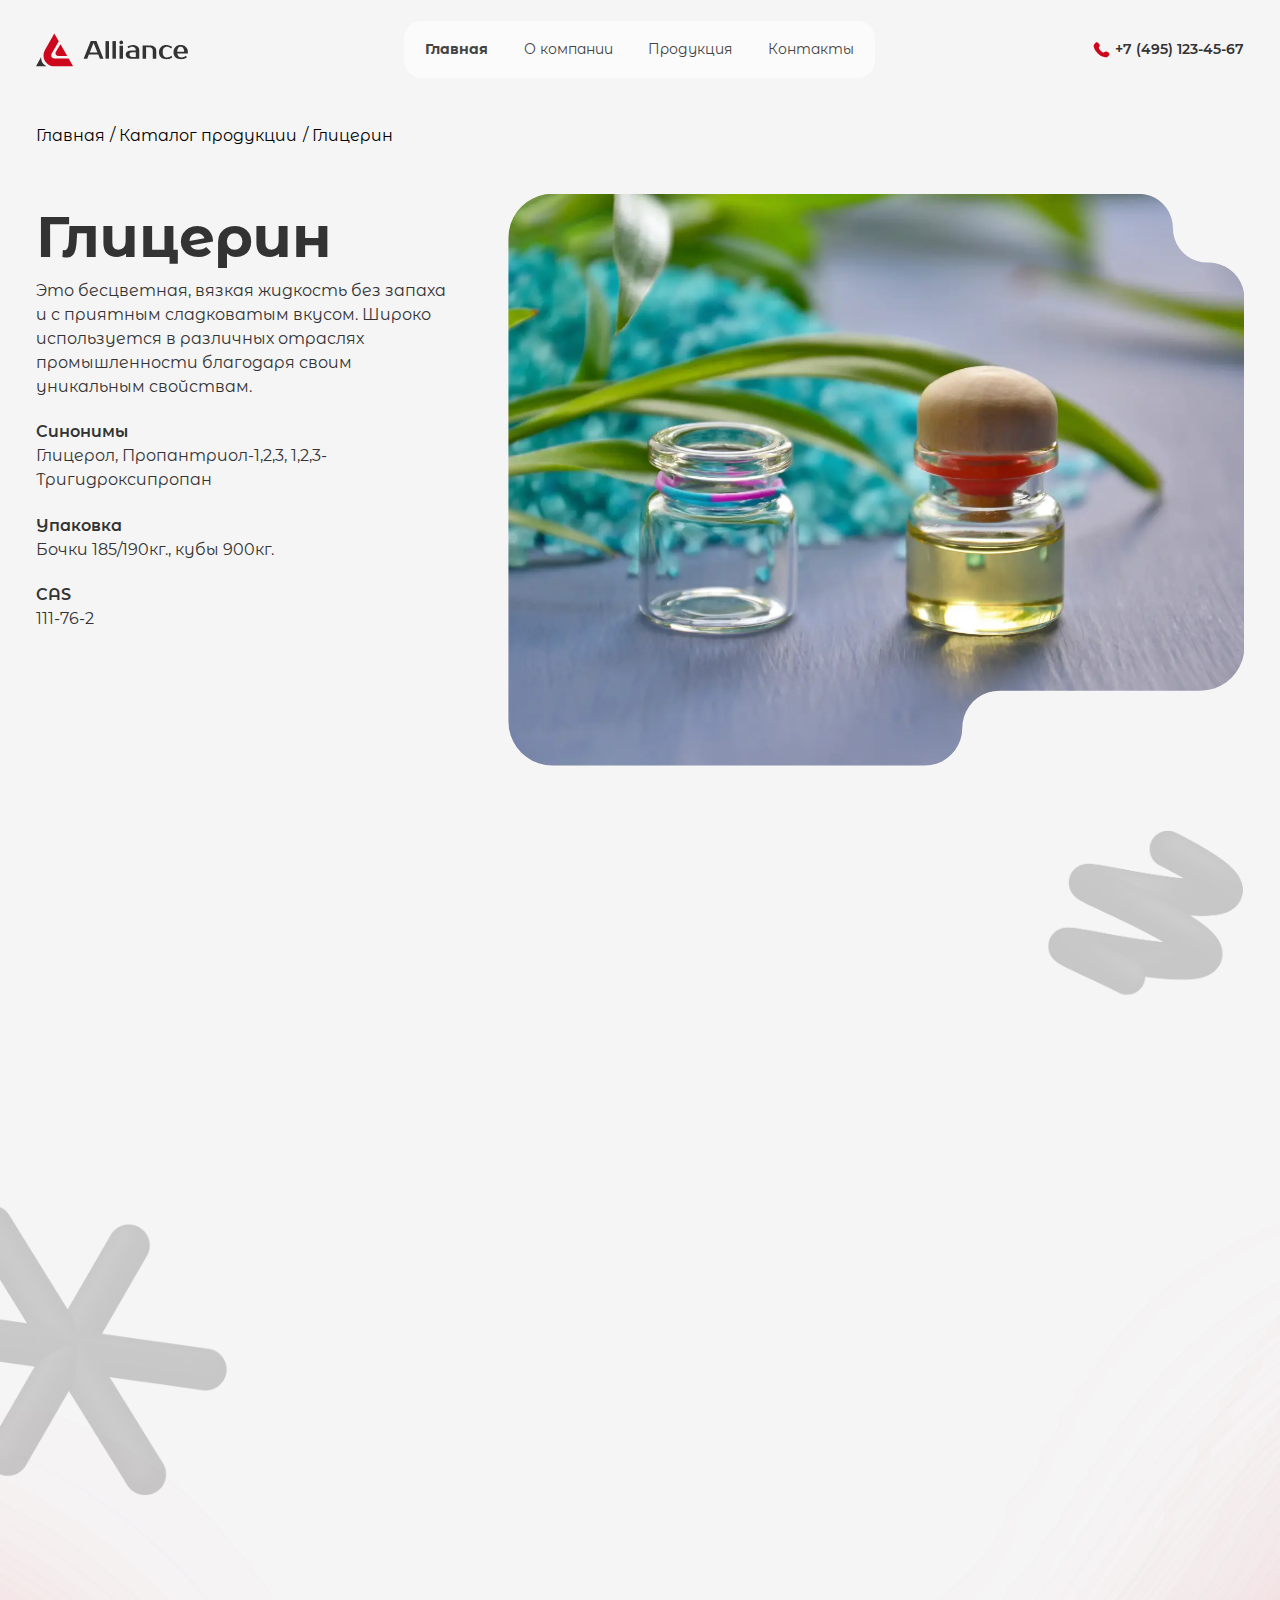
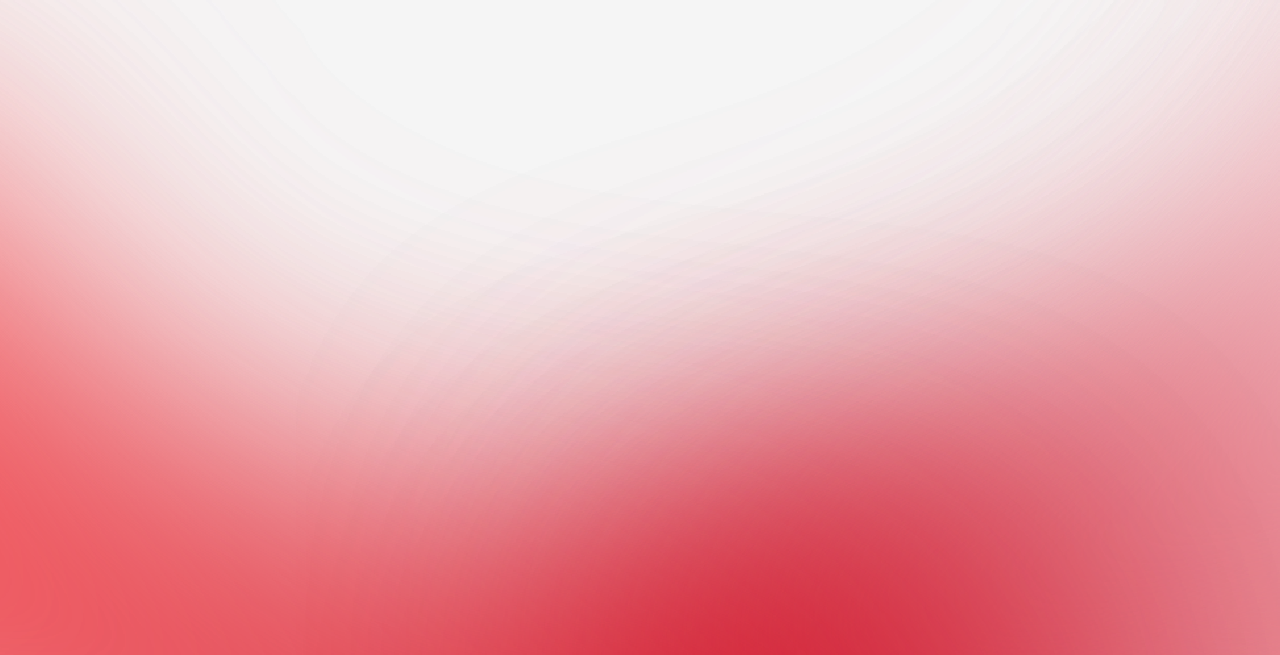
<file: catalog-item.html>
<!DOCTYPE html>
<html lang="ru">

<head>
    <meta charset="UTF-8">
    <meta name="viewport" content="width=device-width, initial-scale=1.0">
    <meta name="description" content="">
    <meta name="keywords" content="">
    <meta name="color-scheme" content="light only">
    <link rel="stylesheet" href="css/swiper-bundle.min.css">
    <link rel="stylesheet" href="css/style.min.css">
    <link rel="icon" href="img/favicon.svg" type="image/svg+xml">
    <title>Карточка</title>
</head>

<body class="m-page">
    <div class="wrapper">
        <header class="header">
            <div class="container">
                <div class="header__inner _flex-between">
                    <a href="" class="header__logo">
                        <img src="img/logo.svg" alt="">
                    </a>

                    <div class="menu">
                        <div class="menu__scroll">
                            <nav class="nav">
                                <ul>
                                    <li><a href="" class="_active">Главная</a></li>
                                    <li><a href="">О компании</a></li>
                                    <li><a href="">Продукция</a></li>
                                    <li><a href="">Контакты</a></li>
                                </ul>
                            </nav>
                            <a href="tel:+74951234567" class="header__phone2 phone-link _flex">
                                <img src="img/phone.svg" alt="">
                                <span class="text16 text14-mob">+7 (495) 123-45-67</span>
                            </a>
                        </div>
                    </div>

                    <a href="tel:+74951234567" class="header__phone phone-link _flex">
                        <img src="img/phone.svg" alt="">
                        <span class="text16 text14-mob">+7 (495) 123-45-67</span>
                    </a>
                    <button class="burger">
                        <img src="img/burger.svg" alt="" class="_view1">
                        <img src="img/burger2.svg" alt="" class="_view2">
                    </button>
                </div>
            </div>

        </header>
        <main class="content">

            <div class="catalog-item anim-newSing anim-newSing--transform">
                <div class="container">
                    <div class="breadcrumbs">
                        <ul>
                            <li><a href="">Главная</a></li>
                            <li><a>Каталог продукции</a></li>
                            <li><a>Глицерин</a></li>
                        </ul>
                    </div>

                    <div class="catalog-item__grid">
                        <div class="catalog-item__col">
                            <div class="h2 anim-newSing anim-newSing--transform">
                                Глицерин
                            </div>
                            <div class="catalog-item__desc anim-newSing anim-newSing--transform">
                                <div class="text18 text16-tablet text14-mob">
                                    Это бесцветная, вязкая жидкость без запаха и с приятным сладковатым вкусом. Широко используется в различных отраслях промышленности благодаря своим уникальным свойствам.
                                </div>
                            </div>
                            <div class="catalog-item__props anim-newSing anim-newSing--transform">
                                <div class="catalog-item__prop">
                                    <div class="text18 text14-mob semi-bold-text">
                                        Синонимы
                                    </div>
                                    <div class="text18 text14-mob">
                                        Глицерол, Пропантриол-1,2,3, 1,2,3-Тригидроксипропан
                                    </div>
                                </div>
                                <div class="catalog-item__prop">
                                    <div class="text18 text14-mob semi-bold-text">
                                        Упаковка
                                    </div>
                                    <div class="text18 text14-mob">
                                        Бочки 185/190кг., кубы 900кг.
                                    </div>
                                </div>
                                <div class="catalog-item__prop">
                                    <div class="text18 text14-mob semi-bold-text">
                                        CAS
                                    </div>
                                    <div class="text18 text14-mob">
                                        111-76-2
                                    </div>
                                </div>
                            </div>
                        </div>
                        <div class="catalog-item__col2">
                            <div class="catalog-item__img anim-newSing anim-newSing--transform">
                                <img src="img/catalog-item.webp" alt="">
                            </div>
                        </div>
                    </div>
                </div>
            </div>

            <div class="feedback anim-newSing anim-newSing--transform">
                <div class="container">
                    <div class="feedback__inner">
                        <div class="feedback__title h3 font3 text-center anim-newSing anim-newSing--transform">
                            Готовы обсудить сотрудничество? Оставьте контакты или свяжитесь
                            с нами удобным способом
                        </div>
                        <form action="" class="feedback-form anim-newSing anim-newSing--transform">
                            <div class="feedback-form__fields">
                                <div class="fg">
                                    <label>Имя</label>
                                    <input type="text" placeholder="Введите имя">
                                </div>
                                <div class="fg">
                                    <label>Телефон</label>
                                    <input type="tel" placeholder="+7 (XXX) XXX-XX-XX">
                                </div>
                                <div class="fg">
                                    <label>Напишите коротко, что вас интересует?</label>
                                    <textarea></textarea>
                                </div>
                            </div>
                            <button class="feedback-form__btn m-btn m-btn-red">
                                <span>Отправить</span>
                            </button>
                        </form>
                        <div class="feedback__hint _mt24 text-center anim-newSing anim-newSing--transform">
                            <div class="text24 text20-laptop text16-mob lh120 bold-text">
                                Менеджер перезвонит через 10 минут
                            </div>
                        </div>
                    </div>
                </div>


                <img src="img/feedback-bg.webp" alt="" class="feedback__bg">
                <img src="img/feedback-bg2.webp" alt="" class="feedback__bg2">
            </div>

        </main>
        <footer class="footer">
            <div class="container">
                <div class="footer__inner anim-newSing anim-newSing--transform">
                    <div class="footer__top">
                        <div class="footer__top-col">
                            <a href="" class="footer__logo">
                                <img src="img/logo.svg" alt="">
                            </a>
                            <div class="footer__time">
                                <div class="text16 text12-mob">
                                    Понедельник - Пятница: 09:00 - 18:00 <br>
                        Суббота: 10:00 - 14:00 <br>
                        Воскресенье: выходной
                                </div>
                            </div>
                        </div>
                        <div class="footer__top-col2">
                            <div class="footer-nav">
                                <ul>
                                    <li><a href="">Главная</a></li>
                                    <li><a href="">О компании</a></li>
                                    <li><a href="">Продукция</a></li>
                                    <li><a href="">Контакты</a></li>
                                </ul>
                            </div>
                        </div>
                    </div>
                    <div class="footer__bottom">
                        <div class="footer__bottom-col">
                            <div class="footer__c">
                                <div class="text16 text12-mob">
                                    © 2024 Аlliance. Все права защищены.
                                </div>
                            </div>
                        </div>
                        <div class="footer__bottom-col2">
                            <div class="footer-contacts _flex">
                                <a href="tel:+74951234567" class="footer-contacts__phone phone-link _flex">
                                    <img src="img/phone.svg" alt="">
                                    <span class="text16 text14-mob">+7 (495) 123-45-67</span>
                                </a>
                                <button class="footer-contacts__btn m-btn m-btn-red">
                                    <span>Связаться</span>
                                </button>
                            </div>
                        </div>
                    </div>
                </div>
            </div>

        </footer>
    </div>

    <script src="js/jquery.min.js"></script>
    <script src="js/jquery.maskedinput.min.js"></script>
    <script src="js/swiper-bundle.min.js"></script>
    <script src="js/main.min.js"></script>


</body>

</html>
</file>
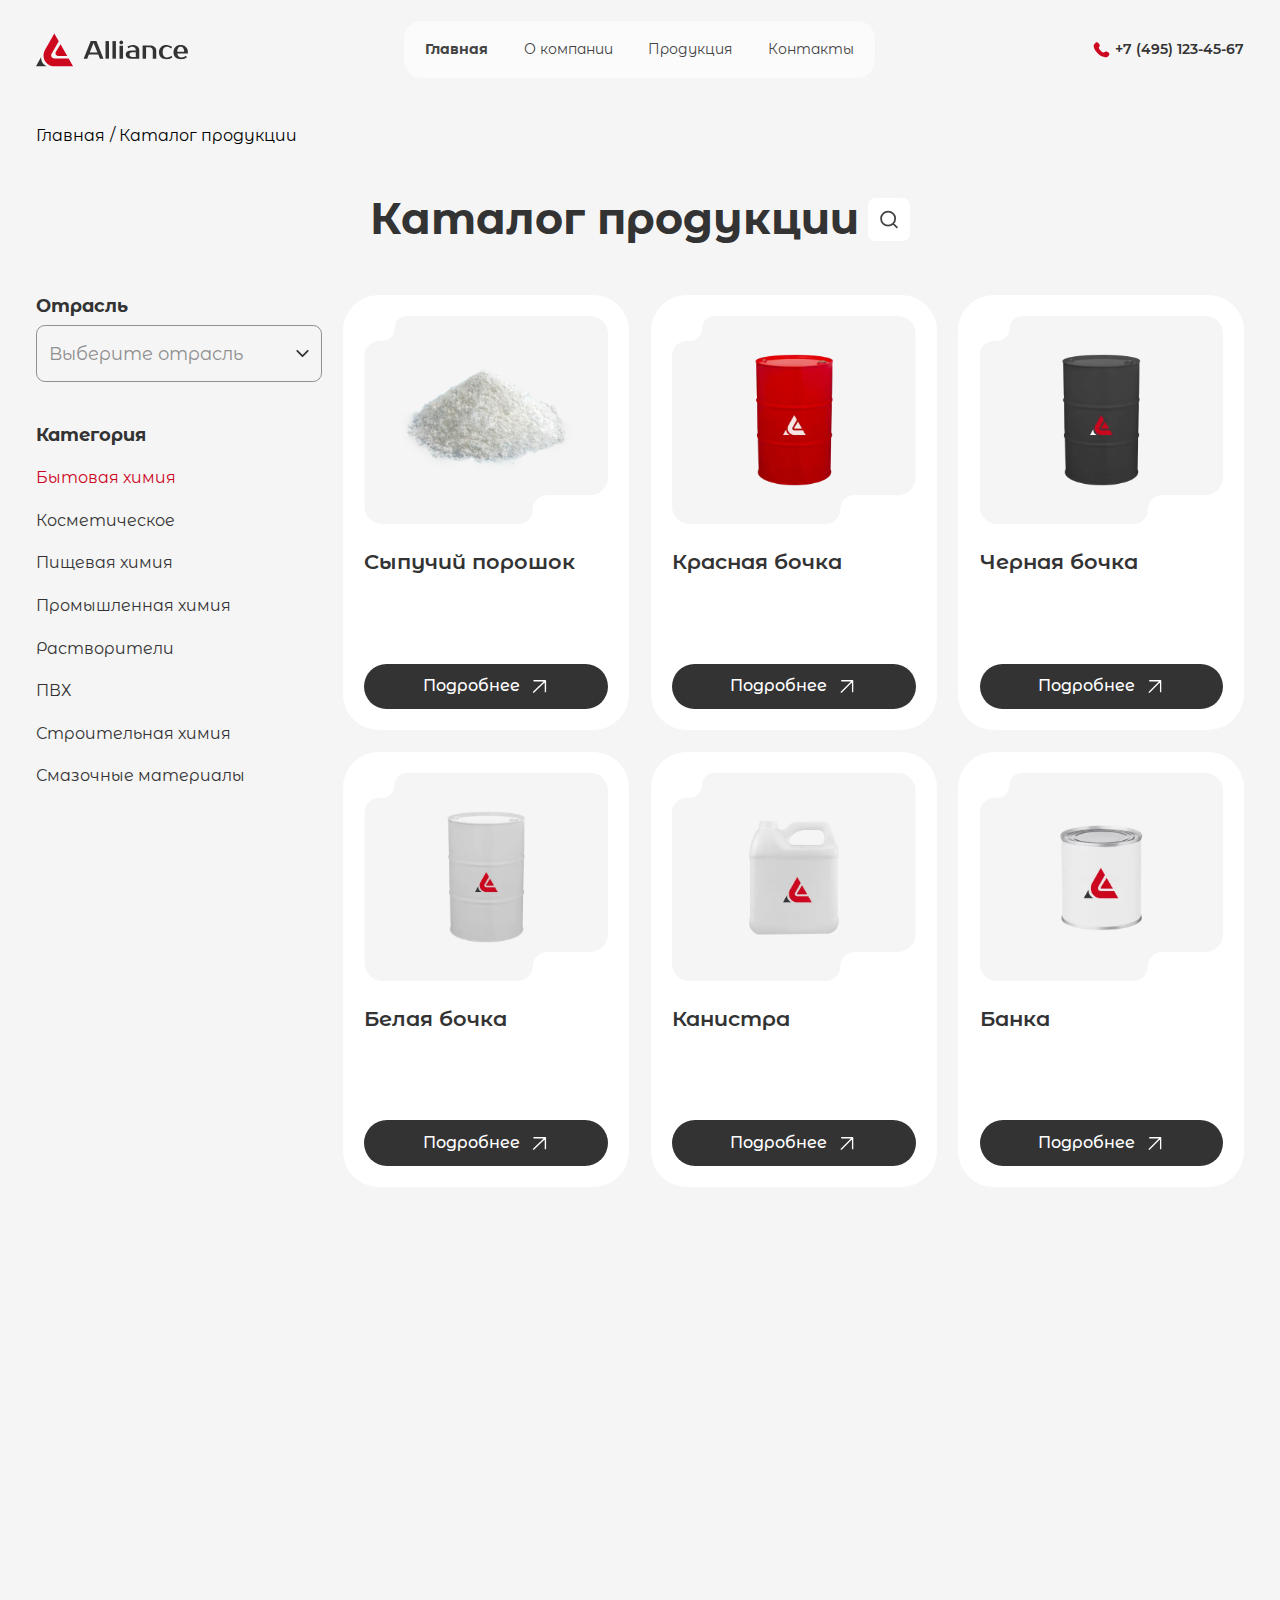
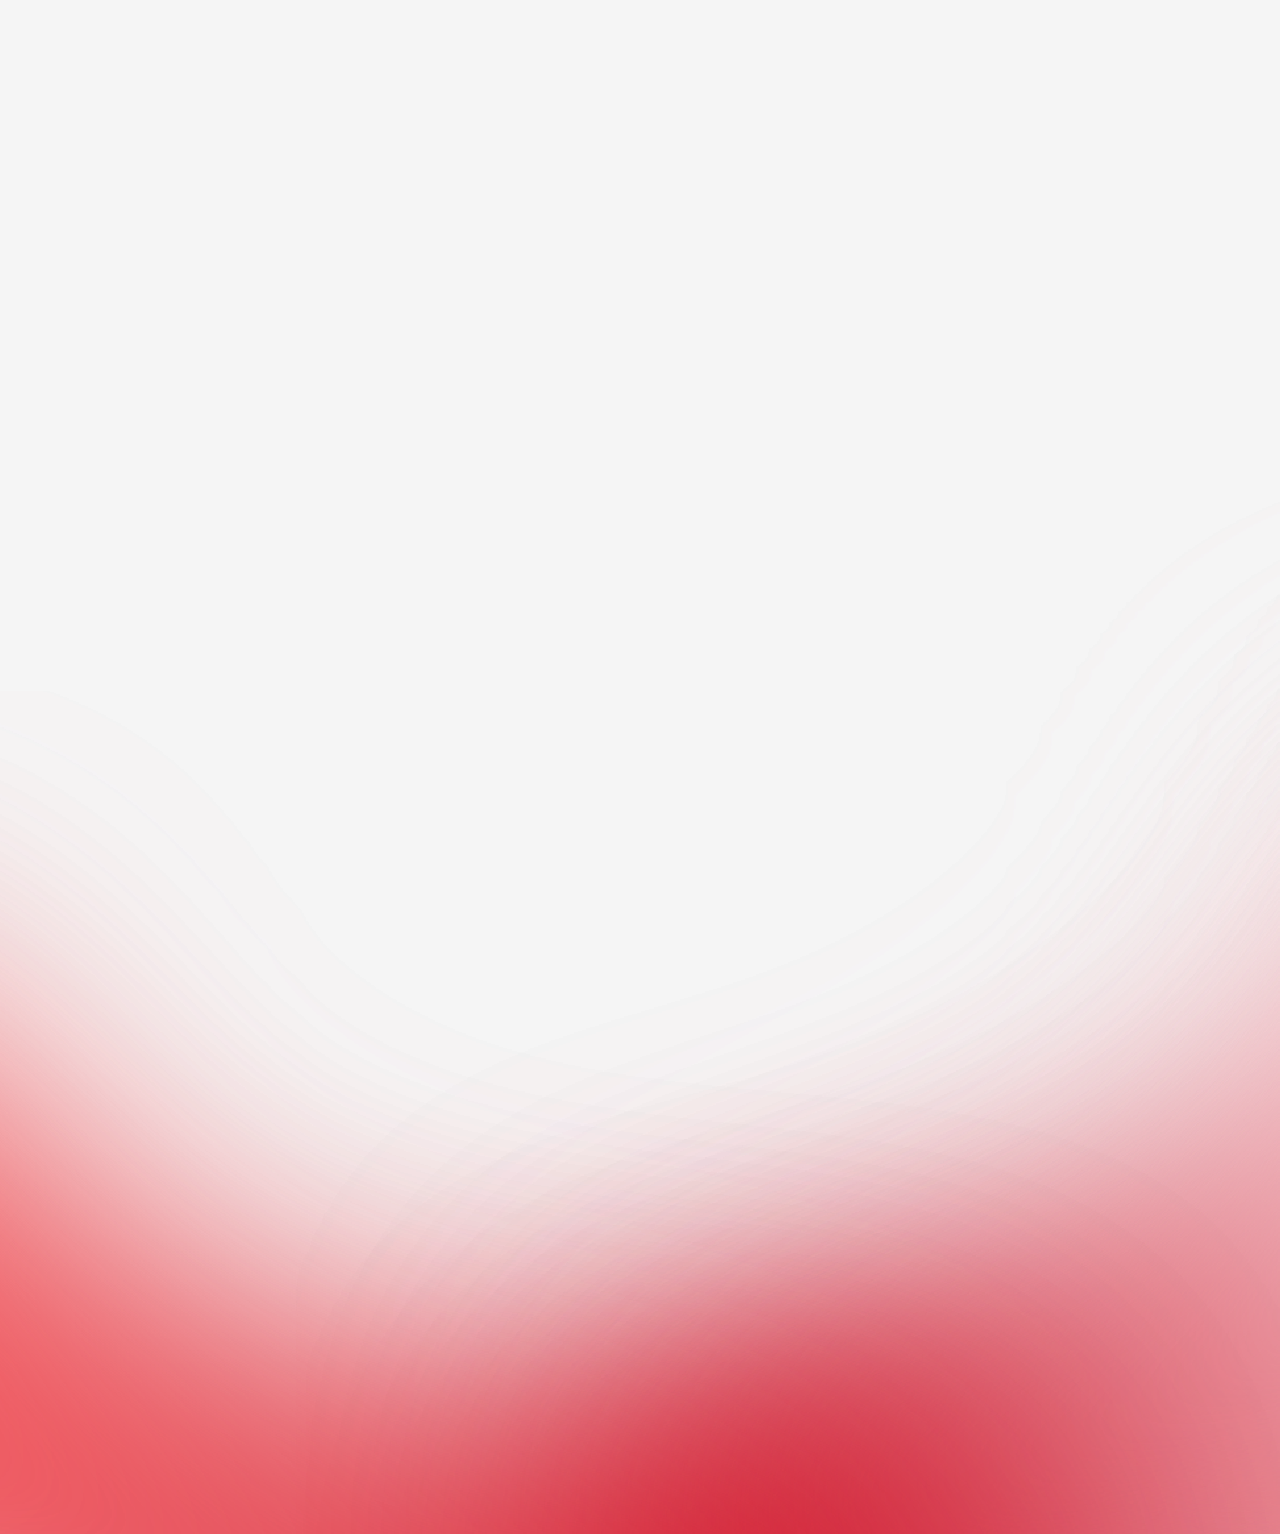
<file: catalog.html>
<!DOCTYPE html>
<html lang="ru">

<head>
    <meta charset="UTF-8">
    <meta name="viewport" content="width=device-width, initial-scale=1.0">
    <meta name="description" content="">
    <meta name="keywords" content="">
    <meta name="color-scheme" content="light only">
    <link rel="stylesheet" href="css/swiper-bundle.min.css">
    <link rel="stylesheet" href="css/style.min.css">
    <link rel="icon" href="img/favicon.svg" type="image/svg+xml">
    <title>Каталог</title>
</head>

<body class="m-page">
    <div class="wrapper">
        <header class="header">
            <div class="container">
                <div class="header__inner _flex-between">
                    <a href="" class="header__logo">
                        <img src="img/logo.svg" alt="">
                    </a>

                    <div class="menu">
                        <div class="menu__scroll">
                            <nav class="nav">
                                <ul>
                                    <li><a href="" class="_active">Главная</a></li>
                                    <li><a href="">О компании</a></li>
                                    <li><a href="">Продукция</a></li>
                                    <li><a href="">Контакты</a></li>
                                </ul>
                            </nav>
                            <a href="tel:+74951234567" class="header__phone2 phone-link _flex">
                                <img src="img/phone.svg" alt="">
                                <span class="text16 text14-mob">+7 (495) 123-45-67</span>
                            </a>
                        </div>
                    </div>

                    <a href="tel:+74951234567" class="header__phone phone-link _flex">
                        <img src="img/phone.svg" alt="">
                        <span class="text16 text14-mob">+7 (495) 123-45-67</span>
                    </a>
                    <button class="burger">
                        <img src="img/burger.svg" alt="" class="_view1">
                        <img src="img/burger2.svg" alt="" class="_view2">
                    </button>
                </div>
            </div>

        </header>
        <main class="content">

            <div class="catalog anim-newSing anim-newSing--transform">
                <div class="container">
                    <div class="breadcrumbs">
                        <ul>
                            <li><a href="">Главная</a></li>
                            <li><a>Каталог продукции</a></li>
                        </ul>
                    </div>

                    <div class="catalog__top _flex-center">
                        <div class="h3 h3--type2 anim-newSing anim-newSing--transform">
                            Каталог продукции
                        </div>
                        <div class="catalog-search">
                            <button type="button" class="catalog-search__btn">
                                <img src="img/search.svg" alt="">
                            </button>
                            <div class="catalog-search__field fg">
                                <input type="text" placeholder="Поиск">
                            </div>
                        </div>
                    </div>

                    <div class="catalog__grid">
                        <div class="catalog__col">
                            <div class="catalog-filter anim-newSing anim-newSing--transform">
                                <div class="filter-item">
                                    <div class="filter-item__show fg">
                                        <label>
                                            Отрасль
                                        </label>
                                        <input readonly type="text" placeholder="Выберите отрасль">
                                    </div>
                                    <div class="filter-item__dropdown">
                                        <ul>
                                            <li><a href="">Отрасль 1</a></li>
                                            <li><a href="">Отрасль 2</a></li>
                                            <li><a href="">Отрасль 3</a></li>
                                            <li><a href="">Отрасль 4</a></li>
                                        </ul>
                                    </div>
                                </div>
                                <div class="filter-item _type2">
                                    <div class="filter-item__show fg">
                                        <label>
                                            Категория
                                        </label>
                                        <input readonly type="text" placeholder="Выберите отрасль">
                                    </div>
                                    <div class="filter-item__dropdown">
                                        <ul>
                                            <li><a href="" class="_selected">Бытовая химия</a></li>
                                            <li><a href="">Косметическое</a></li>
                                            <li><a href="">Пищевая химия</a></li>
                                            <li><a href="">Промышленная химия</a></li>
                                            <li><a href="">Растворители</a></li>
                                            <li><a href="">ПВХ</a></li>
                                            <li><a href="">Строительная химия</a></li>
                                            <li><a href="">Смазочные материалы</a></li>
                                        </ul>
                                    </div>
                                </div>
                            </div>
                        </div>
                        <div class="catalog__col2">
                            <div class="catalog__items">
                                <div class="catalog-card anim-newSing anim-newSing--transform">
                                    <a href="" class="catalog-card__img">
                                        <img src="img/catalog-img.webp" alt="">
                                    </a>

                                    <div class="catalog-card__title text24 text20-laptop text16-mob semi-bold-text">
                                        <a href="">Cыпучий порошок</a>
                                    </div>

                                    <div class="catalog-card__nav">
                                        <a href="" class="catalog-card__link m-btn m-btn-black">
                                            <span>Подробнее</span>
                                            <img src="img/arrow-diagonal.svg" alt="">
                                        </a>
                                    </div>
                                </div>
                                <div class="catalog-card anim-newSing anim-newSing--transform">
                                    <a href="" class="catalog-card__img">
                                        <img src="img/catalog-img2.webp" alt="">
                                    </a>

                                    <div class="catalog-card__title text24 text20-laptop text16-mob semi-bold-text">
                                        <a href="">Красная бочка</a>
                                    </div>

                                    <div class="catalog-card__nav">
                                        <a href="" class="catalog-card__link m-btn m-btn-black">
                                            <span>Подробнее</span>
                                            <img src="img/arrow-diagonal.svg" alt="">
                                        </a>
                                    </div>
                                </div>
                                <div class="catalog-card anim-newSing anim-newSing--transform">
                                    <a href="" class="catalog-card__img">
                                        <img src="img/catalog-img3.webp" alt="">
                                    </a>

                                    <div class="catalog-card__title text24 text20-laptop text16-mob semi-bold-text">
                                        <a href="">Черная бочка</a>
                                    </div>

                                    <div class="catalog-card__nav">
                                        <a href="" class="catalog-card__link m-btn m-btn-black">
                                            <span>Подробнее</span>
                                            <img src="img/arrow-diagonal.svg" alt="">
                                        </a>
                                    </div>
                                </div>
                                <div class="catalog-card anim-newSing anim-newSing--transform">
                                    <a href="" class="catalog-card__img">
                                        <img src="img/catalog-img4.webp" alt="">
                                    </a>

                                    <div class="catalog-card__title text24 text20-laptop text16-mob semi-bold-text">
                                        <a href="">Белая бочка</a>
                                    </div>

                                    <div class="catalog-card__nav">
                                        <a href="" class="catalog-card__link m-btn m-btn-black">
                                            <span>Подробнее</span>
                                            <img src="img/arrow-diagonal.svg" alt="">
                                        </a>
                                    </div>
                                </div>
                                <div class="catalog-card anim-newSing anim-newSing--transform">
                                    <a href="" class="catalog-card__img">
                                        <img src="img/catalog-img5.webp" alt="">
                                    </a>

                                    <div class="catalog-card__title text24 text20-laptop text16-mob semi-bold-text">
                                        <a href="">Канистра</a>
                                    </div>

                                    <div class="catalog-card__nav">
                                        <a href="" class="catalog-card__link m-btn m-btn-black">
                                            <span>Подробнее</span>
                                            <img src="img/arrow-diagonal.svg" alt="">
                                        </a>
                                    </div>
                                </div>
                                <div class="catalog-card anim-newSing anim-newSing--transform">
                                    <a href="" class="catalog-card__img">
                                        <img src="img/catalog-img6.webp" alt="">
                                    </a>

                                    <div class="catalog-card__title text24 text20-laptop text16-mob semi-bold-text">
                                        <a href="">Банка</a>
                                    </div>

                                    <div class="catalog-card__nav">
                                        <a href="" class="catalog-card__link m-btn m-btn-black">
                                            <span>Подробнее</span>
                                            <img src="img/arrow-diagonal.svg" alt="">
                                        </a>
                                    </div>
                                </div>
                                <div class="catalog-card anim-newSing anim-newSing--transform">
                                    <a href="" class="catalog-card__img">
                                        <img src="img/catalog-img7.webp" alt="">
                                    </a>

                                    <div class="catalog-card__title text24 text20-laptop text16-mob semi-bold-text">
                                        <a href="">Бутылка</a>
                                    </div>

                                    <div class="catalog-card__nav">
                                        <a href="" class="catalog-card__link m-btn m-btn-black">
                                            <span>Подробнее</span>
                                            <img src="img/arrow-diagonal.svg" alt="">
                                        </a>
                                    </div>
                                </div>
                            </div>
                        </div>
                    </div>
                </div>
            </div>

            <div class="feedback feedback2 anim-newSing anim-newSing--transform">
                <div class="container">
                    <div class="feedback__inner">
                        <div class="feedback__title h3 font3 text-center anim-newSing anim-newSing--transform">
                            Готовы обсудить сотрудничество? Оставьте контакты или свяжитесь
                            с нами удобным способом
                        </div>
                        <form action="" class="feedback-form anim-newSing anim-newSing--transform">
                            <div class="feedback-form__fields">
                                <div class="fg">
                                    <label>Имя</label>
                                    <input type="text" placeholder="Введите имя">
                                </div>
                                <div class="fg">
                                    <label>Телефон</label>
                                    <input type="tel" placeholder="+7 (XXX) XXX-XX-XX">
                                </div>
                                <div class="fg">
                                    <label>Напишите коротко, что вас интересует?</label>
                                    <textarea></textarea>
                                </div>
                            </div>
                            <button class="feedback-form__btn m-btn m-btn-red">
                                <span>Отправить</span>
                            </button>
                        </form>
                        <div class="feedback__hint _mt24 text-center anim-newSing anim-newSing--transform">
                            <div class="text24 text20-laptop text16-mob lh120 bold-text">
                                Менеджер перезвонит через 10 минут
                            </div>
                        </div>
                    </div>
                </div>


                <img src="img/feedback-bg.webp" alt="" class="feedback__bg">
                <img src="img/feedback-bg2.webp" alt="" class="feedback__bg2">
            </div>

        </main>
        <footer class="footer">
            <div class="container">
                <div class="footer__inner anim-newSing anim-newSing--transform">
                    <div class="footer__top">
                        <div class="footer__top-col">
                            <a href="" class="footer__logo">
                                <img src="img/logo.svg" alt="">
                            </a>
                            <div class="footer__time">
                                <div class="text16 text12-mob">
                                    Понедельник - Пятница: 09:00 - 18:00 <br>
                        Суббота: 10:00 - 14:00 <br>
                        Воскресенье: выходной
                                </div>
                            </div>
                        </div>
                        <div class="footer__top-col2">
                            <div class="footer-nav">
                                <ul>
                                    <li><a href="">Главная</a></li>
                                    <li><a href="">О компании</a></li>
                                    <li><a href="">Продукция</a></li>
                                    <li><a href="">Контакты</a></li>
                                </ul>
                            </div>
                        </div>
                    </div>
                    <div class="footer__bottom">
                        <div class="footer__bottom-col">
                            <div class="footer__c">
                                <div class="text16 text12-mob">
                                    © 2024 Аlliance. Все права защищены.
                                </div>
                            </div>
                        </div>
                        <div class="footer__bottom-col2">
                            <div class="footer-contacts _flex">
                                <a href="tel:+74951234567" class="footer-contacts__phone phone-link _flex">
                                    <img src="img/phone.svg" alt="">
                                    <span class="text16 text14-mob">+7 (495) 123-45-67</span>
                                </a>
                                <button class="footer-contacts__btn m-btn m-btn-red">
                                    <span>Связаться</span>
                                </button>
                            </div>
                        </div>
                    </div>
                </div>
            </div>

        </footer>
    </div>

    <script src="js/jquery.min.js"></script>
    <script src="js/jquery.maskedinput.min.js"></script>
    <script src="js/swiper-bundle.min.js"></script>
    <script src="js/main.min.js"></script>


</body>

</html>
</file>
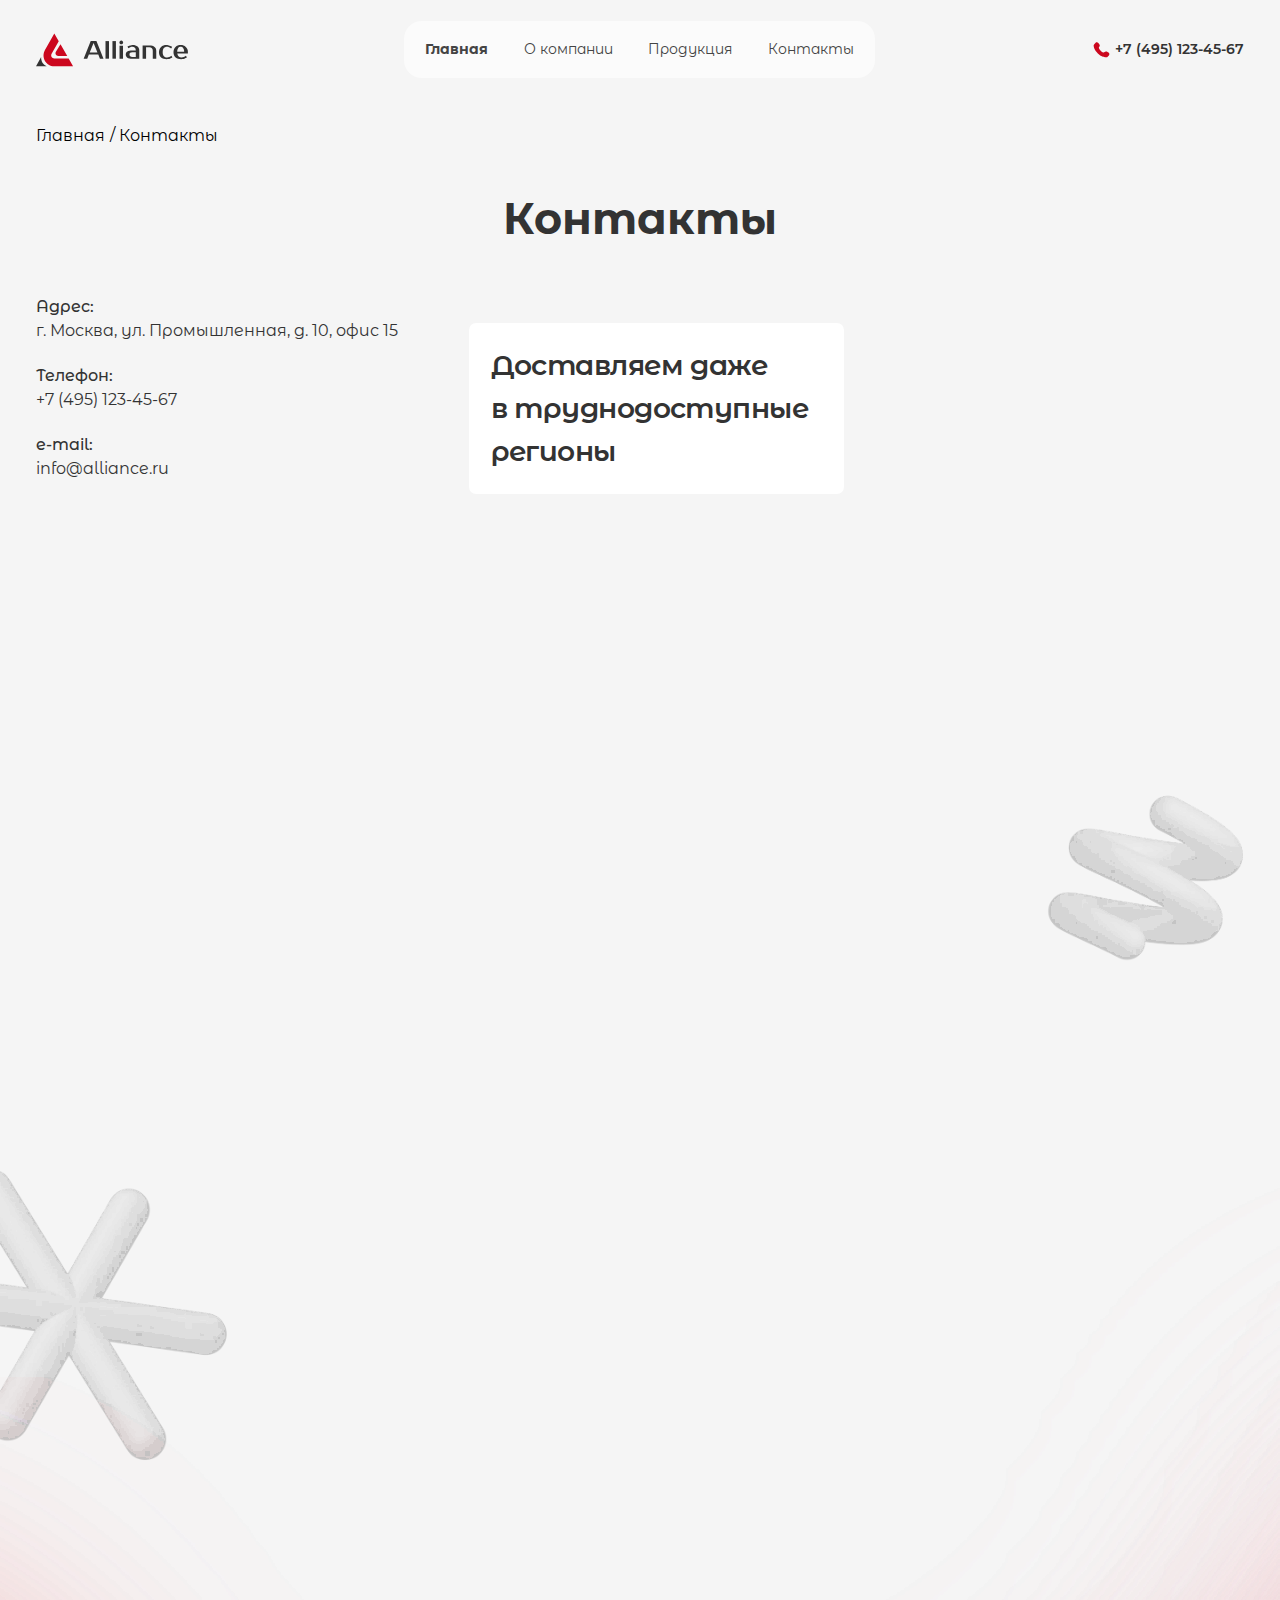
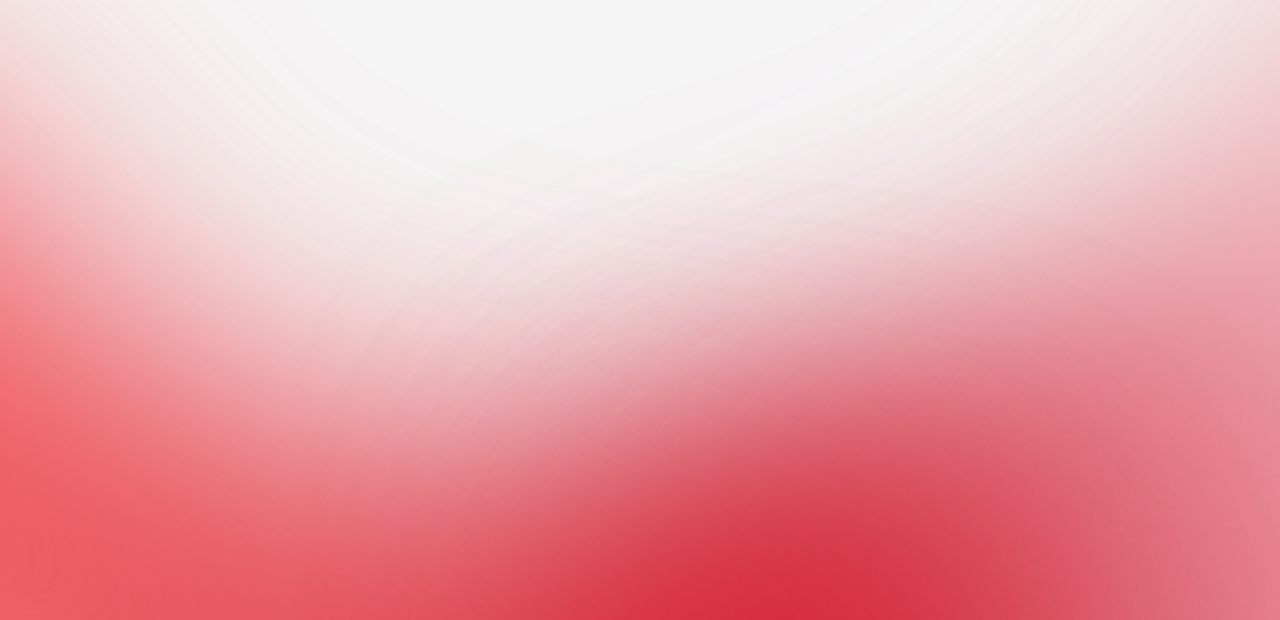
<file: contacts.html>
<!DOCTYPE html>
<html lang="ru">

<head>
    <meta charset="UTF-8">
    <meta name="viewport" content="width=device-width, initial-scale=1.0">
    <meta name="description" content="">
    <meta name="keywords" content="">
    <meta name="color-scheme" content="light only">
    <link rel="stylesheet" href="css/swiper-bundle.min.css">
    <link rel="stylesheet" href="css/style.min.css">
    <link rel="icon" href="img/favicon.svg" type="image/svg+xml">
    <title>Контакты</title>
</head>

<body class="m-page">
    <div class="wrapper">
        <header class="header">
            <div class="container">
                <div class="header__inner _flex-between">
                    <a href="" class="header__logo">
                        <img src="img/logo.svg" alt="">
                    </a>

                    <div class="menu">
                        <div class="menu__scroll">
                            <nav class="nav">
                                <ul>
                                    <li><a href="" class="_active">Главная</a></li>
                                    <li><a href="">О компании</a></li>
                                    <li><a href="">Продукция</a></li>
                                    <li><a href="">Контакты</a></li>
                                </ul>
                            </nav>
                            <a href="tel:+74951234567" class="header__phone2 phone-link _flex">
                                <img src="img/phone.svg" alt="">
                                <span class="text16 text14-mob">+7 (495) 123-45-67</span>
                            </a>
                        </div>
                    </div>

                    <a href="tel:+74951234567" class="header__phone phone-link _flex">
                        <img src="img/phone.svg" alt="">
                        <span class="text16 text14-mob">+7 (495) 123-45-67</span>
                    </a>
                    <button class="burger">
                        <img src="img/burger.svg" alt="" class="_view1">
                        <img src="img/burger2.svg" alt="" class="_view2">
                    </button>
                </div>
            </div>

        </header>
        <main class="content">

            <div class="contacts anim-newSing anim-newSing--transform">
                <div class="container">
                    <div class="breadcrumbs">
                        <ul>
                            <li><a href="">Главная</a></li>
                            <li><a>Контакты</a></li>
                        </ul>
                    </div>

                    <div class="h3 h3--type2 text-center anim-newSing anim-newSing--transform">
                        Контакты
                    </div>

                    <div class="contacts__grid">
                        <div class="contacts__col">
                            <div class="contacts__items anim-newSing anim-newSing--transform">
                                <div class="contacts-item">
                                    <div class="contacts-item__title text18 text14-mob medium-text">
                                        Адрес:
                                    </div>
                                    <div class="contacts-item__desc text18 text14-mob">
                                        г. Москва, ул. Промышленная, д. 10, офис 15
                                    </div>
                                </div>
                                <div class="contacts-item">
                                    <div class="contacts-item__title text18 text14-mob medium-text">
                                        Телефон:
                                    </div>
                                    <div class="contacts-item__desc text18 text14-mob">
                                        <a href="tel:+74951234567">+7 (495) 123-45-67</a>
                                    </div>
                                </div>
                                <div class="contacts-item">
                                    <div class="contacts-item__title text18 text14-mob medium-text">
                                        e-mail:
                                    </div>
                                    <div class="contacts-item__desc text18 text14-mob">
                                        <a href="mailto:info@alliance.ru">info@alliance.ru</a>
                                    </div>
                                </div>
                            </div>
                        </div>
                        <div class="contacts__col2">
                            <div class="contacts-map anim-newSing anim-newSing--transform">
                                <script type="text/javascript" charset="utf-8" async src="https://api-maps.yandex.ru/services/constructor/1.0/js/?um=constructor%3A529f2162690d8be319f2d141ff4847a52d8994539c5f8007458e0414013a1121&amp;width=100%&amp;height=100%&amp;lang=ru_RU&amp;scroll=false"></script>
                                <div class="contacts-map__info">
                                    <div class="text32 text24-tablet text16-mob semi-bold-text">
                                        Доставляем даже <br>
                                        в труднодоступные регионы
                                    </div>
                                </div>
                            </div>
                        </div>
                    </div>
                </div>
            </div>



            <div class="feedback">
                <div class="container">
                    <div class="feedback__inner">
                        <div class="feedback__title h3 font3 text-center anim-newSing anim-newSing--transform">
                            Готовы обсудить сотрудничество? Оставьте контакты или свяжитесь
                            с нами удобным способом
                        </div>
                        <form action="" class="feedback-form anim-newSing anim-newSing--transform">
                            <div class="feedback-form__fields">
                                <div class="fg">
                                    <label>Имя</label>
                                    <input type="text" placeholder="Введите имя">
                                </div>
                                <div class="fg">
                                    <label>Телефон</label>
                                    <input type="tel" placeholder="+7 (XXX) XXX-XX-XX">
                                </div>
                                <div class="fg">
                                    <label>Напишите коротко, что вас интересует?</label>
                                    <textarea></textarea>
                                </div>
                            </div>
                            <button class="feedback-form__btn m-btn m-btn-red">
                                <span>Отправить</span>
                            </button>
                        </form>
                        <div class="feedback__hint _mt24 text-center anim-newSing anim-newSing--transform">
                            <div class="text24 text20-laptop text16-mob lh120 bold-text">
                                Менеджер перезвонит через 10 минут
                            </div>
                        </div>
                    </div>
                </div>


                <img src="img/feedback-bg.webp" alt="" class="feedback__bg">
                <img src="img/feedback-bg2.webp" alt="" class="feedback__bg2">
            </div>

        </main>
        <footer class="footer">
            <div class="container">
                <div class="footer__inner anim-newSing anim-newSing--transform">
                    <div class="footer__top">
                        <div class="footer__top-col">
                            <a href="" class="footer__logo">
                                <img src="img/logo.svg" alt="">
                            </a>
                            <div class="footer__time">
                                <div class="text16 text12-mob">
                                    Понедельник - Пятница: 09:00 - 18:00 <br>
                        Суббота: 10:00 - 14:00 <br>
                        Воскресенье: выходной
                                </div>
                            </div>
                        </div>
                        <div class="footer__top-col2">
                            <div class="footer-nav">
                                <ul>
                                    <li><a href="">Главная</a></li>
                                    <li><a href="">О компании</a></li>
                                    <li><a href="">Продукция</a></li>
                                    <li><a href="">Контакты</a></li>
                                </ul>
                            </div>
                        </div>
                    </div>
                    <div class="footer__bottom">
                        <div class="footer__bottom-col">
                            <div class="footer__c">
                                <div class="text16 text12-mob">
                                    © 2024 Аlliance. Все права защищены.
                                </div>
                            </div>
                        </div>
                        <div class="footer__bottom-col2">
                            <div class="footer-contacts _flex">
                                <a href="tel:+74951234567" class="footer-contacts__phone phone-link _flex">
                                    <img src="img/phone.svg" alt="">
                                    <span class="text16 text14-mob">+7 (495) 123-45-67</span>
                                </a>
                                <button class="footer-contacts__btn m-btn m-btn-red">
                                    <span>Связаться</span>
                                </button>
                            </div>
                        </div>
                    </div>
                </div>
            </div>

        </footer>
    </div>

    <script src="js/jquery.min.js"></script>
    <script src="js/jquery.maskedinput.min.js"></script>
    <script src="js/swiper-bundle.min.js"></script>
    <script src="js/main.min.js"></script>


</body>

</html>
</file>
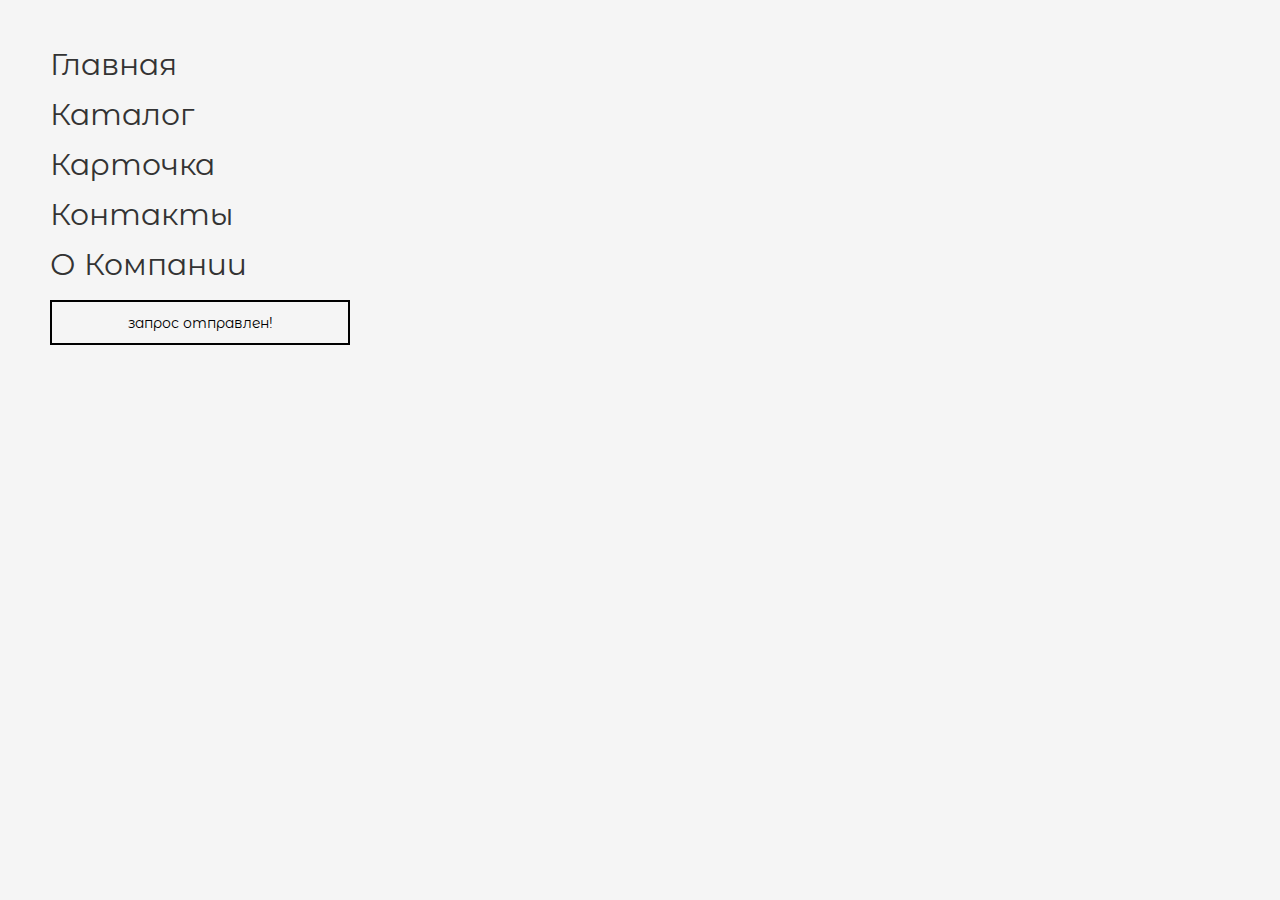
<file: nav.html>
<!DOCTYPE html>
<html lang="ru">

<head>
    <meta charset="UTF-8">
    <meta name="viewport" content="width=device-width, initial-scale=1.0">
    <meta name="description" content="">
    <meta name="keywords" content="">
    <meta name="color-scheme" content="light only">
    <link rel="stylesheet" href="css/swiper-bundle.min.css">
    <link rel="stylesheet" href="css/style.min.css">
    <link rel="icon" href="img/favicon.svg" type="image/svg+xml">
    <title>Главная</title>
</head>


<style>
    .wrapper {
        background-image: unset;
    }

    .wrapper a {
        font-size: 30px;
        text-transform: capitalize;
    }

    .wrapper button {
        margin-bottom: 25px;
        width: 300px;
        height: 45px;
    }
</style>

<body class="m-page">

    <div class="wrapper" style="padding: 50px;">
        <a href="index.html" style="display: block; margin-bottom: 20px;">
            Главная
        </a>
        <a href="catalog.html" style="display: block; margin-bottom: 20px;">
            Каталог
        </a>
        <a href="catalog-item.html" style="display: block; margin-bottom: 20px;">
            Карточка
        </a>
        <a href="contacts.html" style="display: block; margin-bottom: 20px;">
            Контакты
        </a>
        <a href="about.html" style="display: block; margin-bottom: 20px;">
            О компании
        </a>




        <button data-modal="successModal" style="border: 2px solid #000;margin-bottom: 20px;">
            запрос отправлен!
        </button>
    </div>







    <div class="modal" id="successModal">
        <div class="modal__bg modal-bg _close-modal"></div>
        <div class="modal__dialog">
            <button class="close-btn _close-modal">
                <svg width="32" height="32" viewBox="0 0 32 32" fill="none" xmlns="http://www.w3.org/2000/svg">
                    <path d="M24 8L8 24M8 8L24 24" stroke="black" stroke-width="2" stroke-linecap="round" stroke-linejoin="round" />
                </svg>
            </button>
            <div class="modal__top">
                <div class="text32 text20-mob bold-text">
                    Cпасибо ваш запрос отправлен!
                </div>
                <div class="modal__desc text20 text14-mob">
                    Менеджер перезвонит через 10 минут
                </div>
            </div>
        </div>
    </div>

    <!--  -->
    <script src="js/jquery.min.js"></script>
    <script src="js/jquery.maskedinput.min.js"></script>
    <script src="js/swiper-bundle.min.js"></script>
    <script src="js/main.min.js"></script>


</body>

</html>
</file>
<file: css/style.min.css>
@font-face{font-family:"Montserrat Alternates";src:url(../fonts/MontserratAlternates-Regular.ttf) format("ttf"),url(../fonts/MontserratAlternates-Regular.eot) format("eot"),url(../fonts/MontserratAlternates-Regular.woff) format("woff"),url(../fonts/MontserratAlternates-Regular.woff2) format("woff2");font-weight:400;font-style:normal;font-display:swap}@font-face{font-family:"Montserrat Alternates";src:url(../fonts/MontserratAlternates-Medium.ttf) format("ttf"),url(../fonts/MontserratAlternates-Medium.eot) format("eot"),url(../fonts/MontserratAlternates-Medium.woff) format("woff"),url(../fonts/MontserratAlternates-Medium.woff2) format("woff2");font-weight:500;font-style:normal;font-display:swap}@font-face{font-family:"Montserrat Alternates";src:url(../fonts/MontserratAlternates-SemiBold.ttf) format("ttf"),url(../fonts/MontserratAlternates-SemiBold.eot) format("eot"),url(../fonts/MontserratAlternates-SemiBold.woff) format("woff"),url(../fonts/MontserratAlternates-SemiBold.woff2) format("woff2");font-weight:600;font-style:normal;font-display:swap}@font-face{font-family:"Montserrat Alternates";src:url(../fonts/MontserratAlternates-Bold.ttf) format("ttf"),url(../fonts/MontserratAlternates-Bold.eot) format("eot"),url(../fonts/MontserratAlternates-Bold.woff) format("woff"),url(../fonts/MontserratAlternates-Bold.woff2) format("woff2");font-weight:700;font-style:normal;font-display:swap}@font-face{font-family:Inter;src:url(../fonts/Inter-Regular.ttf) format("ttf"),url(../fonts/Inter-Regular.eot) format("eot"),url(../fonts/Inter-Regular.woff) format("woff"),url(../fonts/Inter-Regular.woff2) format("woff2");font-weight:400;font-style:normal;font-display:swap}@font-face{font-family:Inter;src:url(../fonts/Inter-Medium.ttf) format("ttf"),url(../fonts/Inter-Medium.eot) format("eot"),url(../fonts/Inter-Medium.woff) format("woff"),url(../fonts/Inter-Medium.woff2) format("woff2");font-weight:500;font-style:normal;font-display:swap}@font-face{font-family:Inter;src:url(../fonts/Inter-SemiBold.ttf) format("ttf"),url(../fonts/Inter-SemiBold.eot) format("eot"),url(../fonts/Inter-SemiBold.woff) format("woff"),url(../fonts/Inter-SemiBold.woff2) format("woff2");font-weight:600;font-style:normal;font-display:swap}@font-face{font-family:Inter;src:url(../fonts/Inter-Bold.ttf) format("ttf"),url(../fonts/Inter-Bold.eot) format("eot"),url(../fonts/Inter-Bold.woff) format("woff"),url(../fonts/Inter-Bold.woff2) format("woff2");font-weight:700;font-style:normal;font-display:swap}@font-face{font-family:Raleway;src:url(../fonts/Raleway-Regular.ttf) format("ttf"),url(../fonts/Raleway-Regular.eot) format("eot"),url(../fonts/Raleway-Regular.woff) format("woff"),url(../fonts/Raleway-Regular.woff2) format("woff2");font-weight:400;font-style:normal;font-display:swap}@font-face{font-family:Raleway;src:url(../fonts/Raleway-Bold.ttf) format("ttf"),url(../fonts/Raleway-Bold.eot) format("eot"),url(../fonts/Raleway-Bold.woff) format("woff"),url(../fonts/Raleway-Bold.woff2) format("woff2");font-weight:700;font-style:normal;font-display:swap}*,::after,::before{margin:0;padding:0;-webkit-box-sizing:border-box;box-sizing:border-box;-webkit-font-smoothing:antialiased!important;-webkit-tap-highlight-color:transparent;outline:0!important}h1,h2,h3,h4,h5,h6{font-weight:400}a,body,div,form,h1,h2,h3,h4,h5,li,p,ul{margin:0;padding:0;border:0;text-decoration:none;line-height:1}button,input,textarea{outline:0!important;-webkit-transition:.125s;-o-transition:.125s;transition:.125s;font-family:inherit}input:active,input[type=checkbox]:focus,input[type=file]:focus,input[type=radio]:focus,input[type=text]:focus{outline:0!important}::-webkit-input-placeholder{color:#222}::-moz-placeholder{color:#222}:-moz-placeholder{color:#222}:-ms-input-placeholder{color:#222}input::-webkit-inner-spin-button,input::-webkit-outer-spin-button{-webkit-appearance:none;margin:0}input[type=number]{-moz-appearance:textfield}html{height:100%;scroll-behavior:smooth;width:100%}svg{-ms-flex-negative:0;flex-shrink:0;height:auto}circle,path,rect,svg{-webkit-transition:.3s;-o-transition:.3s;transition:.3s}a{color:inherit;text-decoration:none;-webkit-transition:.3s;-o-transition:.3s;transition:.3s}a:focus,a:hover{text-decoration:none}li,ul{margin:0;padding:0;list-style:none}i{line-height:100%}fieldset{min-width:0;padding:0;margin:0;border:0}button{cursor:pointer;border:none;outline:0;-webkit-box-sizing:border-box;box-sizing:border-box;-webkit-transition:.3s;-o-transition:.3s;transition:.3s;background-color:inherit;font-size:1em}.swiper-button-next,.swiper-button-prev{z-index:2}.swiper-button-next::after,.swiper-button-prev::after{display:none}img{-webkit-user-select:none;-moz-user-select:none;-o-user-select:none;-ms-user-select:none;user-select:none;-ms-flex-negative:0;flex-shrink:0}html.fixed-body{overflow-y:hidden}.wrapper{min-height:100vh;display:-webkit-box;display:-ms-flexbox;display:flex;-webkit-box-orient:vertical;-webkit-box-direction:normal;-ms-flex-direction:column;flex-direction:column;-ms-flex-negative:0;flex-shrink:0;background-image:url(../img/footer-bg.svg);background-size:100% auto;background-repeat:no-repeat;background-position:left bottom;overflow:hidden}.content{-webkit-box-flex:1;-ms-flex-positive:1;flex-grow:1;display:-webkit-box;display:-ms-flexbox;display:flex;-webkit-box-orient:vertical;-webkit-box-direction:normal;-ms-flex-direction:column;flex-direction:column;width:100%}.m-page{width:calc(100vw - (100vw - 100%));overflow-x:hidden;font-family:"Montserrat Alternates",sans-serif;font-weight:400;color:#333;font-size:calc(100vw * (16 / 1440));background-color:#f5f5f5}.m-page.fixed-body,.m-page.fixed-body2{overflow-y:hidden;padding-right:var(--scrollWidth)}.container{width:100%;margin:0 auto;padding:0 2.5em}a:hover{color:#cc071e}@media screen and (max-width:1200px){.m-page{font-size:calc(100vw * (16 / 1024))}.wrapper{background-image:url(../img/footer-bg2.svg)}.container{padding:0 2em}}@media screen and (max-width:992px){.m-page{font-size:calc(100vw * (16 / 768))}.wrapper{background-image:url(../img/footer-bg3.svg)}.container{padding:0 1.5em}}@media screen and (max-width:576px){.m-page{font-size:calc(100vw * (16 / 320))}.wrapper{background-image:url(../img/footer-bg4.svg)}.container{padding:0 1em}}.font2{font-family:Inter,sans-serif}.font3{font-family:Raleway,sans-serif}.text-center{text-align:center}.caps-text{text-transform:uppercase}.underline-text{text-decoration:underline}.h1{font-size:5em;line-height:100%;font-weight:700}.h2{font-size:4em;line-height:150%;font-weight:700}.h3{font-size:3em;line-height:120%;font-weight:700}.text32{font-size:2em;line-height:150%}.text24{font-size:1.5em;line-height:150%}.text20{font-size:1.25em;line-height:120%}.text19{font-size:1.1875em;line-height:120%}.text18{font-size:1.125em;line-height:150%}.text17{font-size:1.0625em;line-height:120%}.text16{font-size:1em;line-height:150%}.text15{font-size:.9375em;line-height:120%}.text14{font-size:.875em;line-height:120%}.text13{font-size:.8125em;line-height:120%}.text12{font-size:.75em;line-height:120%}.text11{font-size:.6875em;line-height:120%}.text10{font-size:.625em;line-height:120%}.extra-bold-text{font-weight:800}.bold-text{font-weight:700}.semi-bold-text{font-weight:600}.medium-text{font-weight:500}.regular-text{font-weight:400}.light-text{font-weight:300}.lh120{line-height:120%}@media screen and (max-width:1200px){.h2{font-size:3em}.h3{font-size:2em}.h3--type2{font-size:2.5em}.text24-laptop{font-size:1.5em}.text20-laptop{font-size:1.25em}.text18-laptop{font-size:1.125em}.text16-laptop{font-size:1em}}@media screen and (max-width:992px){.h1{font-size:4em}.h2{font-size:2.5em}.h3,.text24-tablet{font-size:1.5em}.h3--type2{font-size:2em}.text20-tablet{font-size:1.25em}.text19-tablet{font-size:1.1875em}.text18-tablet{font-size:1.125em}.text17-tablet{font-size:1.0625em}.text16-tablet{font-size:1em}.text15-tablet{font-size:.9375em}.text14-tablet{font-size:.875em}.text13-tablet{font-size:.8125em}.text12-tablet{font-size:.75em}.text11-tablet{font-size:.6875em}.text10-tablet{font-size:.625em}}.m-btn{display:-webkit-box;display:-ms-flexbox;display:flex;-webkit-box-align:center;-ms-flex-align:center;align-items:center;-webkit-box-pack:center;-ms-flex-pack:center;justify-content:center;-webkit-transition:.225s ease-out;-o-transition:.225s ease-out;transition:.225s ease-out;padding:0 1.5em;height:4em;border-radius:.625em;font-weight:700}.m-btn span{font-size:1.25em}.m-btn:focus{-webkit-box-shadow:none;box-shadow:none}.m-btn-black{color:#fff;background-color:#333}.m-btn-black:hover,.m-btn-red{color:#fff;background-color:#cc071e}.m-btn-red:hover{color:#fff;background-color:#9b0517}@media screen and (max-width:1200px){.m-btn{height:3.5em}}@media screen and (max-width:576px){.h1{font-size:2.5em}.h2{font-size:1.5em}.h3{font-size:1em}.h3--type2{font-size:1.5em}.text20-mob{font-size:1.25em;line-height:120%}.text16-mob{font-size:1em}.text14-mob{font-size:.875em}.text12-mob{font-size:.75em}.m-btn{height:3em}.m-btn span{font-size:1em}}.fg{position:relative;margin:0}.fg label{display:block;font-size:1.25em;line-height:120%;padding:0 .4em;margin-bottom:.5em;font-weight:700}.fg input,.fg textarea{border-radius:.5em;border:1px solid #909090;padding:0 1.6em;height:3.2em;width:100%;font-size:1.25em;line-height:150%;background-color:transparent;color:#333}.fg input::-webkit-input-placeholder,.fg textarea::-webkit-input-placeholder{color:#909090}.fg input::-moz-placeholder,.fg textarea::-moz-placeholder{color:#909090}.fg input:-ms-input-placeholder,.fg textarea:-ms-input-placeholder{color:#909090}.fg input::-ms-input-placeholder,.fg textarea::-ms-input-placeholder{color:#909090}.fg input::placeholder,.fg textarea::placeholder{color:#909090}.fg textarea{padding-top:.5em;padding-bottom:.5em;height:7em;resize:none}.fg__field{position:relative}.fg._error input,.fg._error textarea{border-color:#cc071e;color:#cc071e}.fg._error input::-webkit-input-placeholder,.fg._error textarea::-webkit-input-placeholder{color:#cc071e}.fg._error input::-moz-placeholder,.fg._error textarea::-moz-placeholder{color:#cc071e}.fg._error input:-ms-input-placeholder,.fg._error textarea:-ms-input-placeholder{color:#cc071e}.fg._error input::-ms-input-placeholder,.fg._error textarea::-ms-input-placeholder{color:#cc071e}.fg._error input::placeholder,.fg._error textarea::placeholder{color:#cc071e}.fg._error .fg__error-text{display:block}.fg__error-text{margin-top:.375em;color:#cc071e;display:none}.m-check,.m-radio{position:relative}.m-check input,.m-radio input{position:absolute;opacity:0;width:100%;height:100%;left:0;top:0;z-index:2;cursor:pointer}.m-check label,.m-radio label{position:relative;cursor:pointer;display:block;padding-left:2.125em;min-height:1.25em;padding-top:.0625em}.m-check label span,.m-radio label span{font-size:.8125em;line-height:140%}.m-check label:after,.m-check label:before,.m-radio label:after,.m-radio label:before{pointer-events:none}.m-check label:before,.m-radio label:before{content:'';position:absolute;z-index:1;left:0;top:0;border:1px solid #dadedf;width:1.25em;height:1.25em;background-size:0 auto;background-repeat:no-repeat;background-position:center;-webkit-transition:none;-o-transition:none;transition:none}.m-check label a,.m-radio label a{text-decoration:underline;position:relative;z-index:2}.m-check._big label,.m-radio._big label{padding-top:0}.m-check._big label span,.m-radio._big label span{font-size:1em;line-height:140%}.m-check._gray label,.m-radio._gray label{color:#6b6e72}.m-check._error input:not(:checked)~label:before,.m-radio._error input:not(:checked)~label:before{border-color:#ff1515}.m-check input:checked+label::before{background-color:#cc071e;border-color:#cc071e;background-size:.75em auto}.m-check label:before{border-radius:.1875em;background-image:url(../img/check2.svg)}.m-check._gray label{color:#787878}.m-radio input:checked~label:before{border:none;background-size:100% auto}.m-radio label:before{border-radius:50%;background-image:url(../img/radio.svg)}.m-radio label span{display:block;line-height:157%;color:#5b626c;margin-top:.125em}@media screen and (max-width:1200px){.fg label{font-size:1.125em;padding:0 .44em;margin-bottom:.55em}.fg input,.fg textarea{font-size:1.125em;height:3.11em;border-radius:.55em;padding-left:1.22em;padding-right:1.22em}.fg textarea{height:7em}}@media screen and (max-width:576px){.fg label{font-size:.975em;padding:0 .57em;margin-bottom:.275em}.fg input,.fg textarea{font-size:.875em;height:3.43em;border-radius:.57em;padding-left:1em;padding-right:1em}.fg textarea{height:7em}}.pagination{margin-top:3.75em}.pagination__items{display:-webkit-box;display:-ms-flexbox;display:flex;-webkit-box-pack:center;-ms-flex-pack:center;justify-content:center}.pagination__item{height:3.625em;min-width:3.625em;padding:0 1.25em;border-radius:.25em;border:1px solid #333;display:-webkit-box;display:-ms-flexbox;display:flex;-webkit-box-align:center;-ms-flex-align:center;align-items:center;-webkit-box-pack:center;-ms-flex-pack:center;justify-content:center;margin:0 .3125em;font-weight:500}.pagination__item svg{width:1.0625em;height:auto}.pagination__item._active{pointer-events:none}.pagination__item._active,.pagination__item:hover{color:#fff;background-color:#333;border-color:#333}.pagination__item._active path,.pagination__item:hover path{fill:#fff}.pagination__item._btn{padding:0 1.5em}@media screen and (max-width:992px){.pagination{margin-top:1.875em}}@media screen and (max-width:576px){.pagination{margin-top:1.56em}.pagination ._hide-tablet{display:none}.pagination ._btn{width:2.8125em;padding:0}.pagination__item{height:2.8125em;min-width:2.8125em;padding:0 .875em}.pagination__item span{font-size:.875em}}.tabs{display:-webkit-box;display:-ms-flexbox;display:flex}.tab{height:3.5625em;padding:0 1.56em;display:-webkit-box;display:-ms-flexbox;display:flex;-webkit-box-align:center;-ms-flex-align:center;align-items:center;position:relative;text-transform:uppercase;font-weight:700;color:rgba(51,51,51,.8);-webkit-transition:.3s;-o-transition:.3s;transition:.3s}.tab:not(:last-child){margin:0 .94em 0 0}.tab:before{content:'';position:absolute;width:100%;height:2px;left:0;bottom:0;background-color:#cc071e;opacity:0;-webkit-transition:inherit;-o-transition:inherit;transition:inherit}.tab span{font-size:.875em;line-height:120%}.tab:hover{background:#fbfbfb;cursor:pointer}.tab._active{background:#fbfbfb;pointer-events:none}.tab._active:before{opacity:1}.tab-content{display:none}.tab-content._active{display:block}.grid{display:grid;gap:1.25em;grid-template-columns:100%}.grid2{grid-template-columns:repeat(2,calc(50% - .5em))}.grid3{grid-template-columns:repeat(3,calc(100% / 3 - 2.5em / 3))}.grid4,.grid5{grid-template-columns:repeat(4,calc(25% - 3.75em / 4))}._flex,._flex-between,._flex-center{display:-webkit-box;display:-ms-flexbox;display:flex;-webkit-box-align:center;-ms-flex-align:center;align-items:center}._flex-between._start,._flex-center._start,._flex._start{-webkit-box-align:unset;-ms-flex-align:unset;align-items:unset}._flex-between{-webkit-box-pack:justify;-ms-flex-pack:justify;justify-content:space-between}._flex-center{-webkit-box-pack:center;-ms-flex-pack:center;justify-content:center}._mt48{margin-top:3em}._mt32{margin-top:2em}._mt24{margin-top:1.5em}._scale-img{overflow:hidden}._scale-img:hover img{-webkit-transform:scale(1.05);-ms-transform:scale(1.05);transform:scale(1.05)}._scale-img img{-webkit-transition:.6s;-o-transition:.6s;transition:.6s}.m-backdrop{position:relative}.m-backdrop:after{content:'';position:absolute;top:0;left:0;width:100%;height:100%;background:rgba(0,0,0,.12);pointer-events:none;border-radius:inherit}.socials{display:-webkit-box;display:-ms-flexbox;display:flex;-webkit-box-align:center;-ms-flex-align:center;align-items:center}.socials__item{width:2.5em;height:2.5em;border-radius:50%;border:1px solid rgba(255,255,255,.1);background:#1a1a1a;display:-webkit-box;display:-ms-flexbox;display:flex;-webkit-box-align:center;-ms-flex-align:center;align-items:center;-webkit-box-pack:center;-ms-flex-pack:center;justify-content:center}.socials__item:not(:last-child){margin:0 .75em 0 0}.socials__item:hover path{fill-opacity:1}.socials__item:hover path:not(._not-fill){fill:#fff}.anim-newSing{opacity:0;-webkit-transition-duration:1.4s;-o-transition-duration:1.4s;transition-duration:1.4s}.anim-newSing--transform{-webkit-transform:translateY(30px);-ms-transform:translateY(30px);transform:translateY(30px)}.anim-newSing.in-view{opacity:1}.anim-newSing.in-view.anim-newSing--transform{-webkit-transform:translate(0);-ms-transform:translate(0);transform:translate(0)}.qa-card{padding:1.25em 2.5em;border-radius:1.25em;background:#fff}.qa-card._active .qa-card__btn img{-webkit-transform:rotate(-45deg);-ms-transform:rotate(-45deg);transform:rotate(-45deg)}.qa-card__show{cursor:pointer;display:-webkit-box;display:-ms-flexbox;display:flex;-webkit-box-align:center;-ms-flex-align:center;align-items:center;-webkit-box-pack:justify;-ms-flex-pack:justify;justify-content:space-between;min-height:6.25em}.qa-card__btn{margin-left:1em;width:2.5em;display:-webkit-box;display:-ms-flexbox;display:flex;-webkit-box-align:center;-ms-flex-align:center;align-items:center;-webkit-box-pack:center;-ms-flex-pack:center;justify-content:center;-ms-flex-negative:0;flex-shrink:0}.qa-card__btn img{-webkit-transition:.3s;-o-transition:.3s;transition:.3s;width:100%}.qa-card__hidden{margin-top:-.625em;padding-top:1.25em;display:none;border-top:1px solid #e3e3e3}.breadcrumbs{padding:2em 0 3.5em}.breadcrumbs li{display:inline;color:#000;position:relative}.breadcrumbs li:last-child{pointer-events:none}.breadcrumbs li:not(:first-child){margin-left:.75em}.breadcrumbs li:not(:first-child):before{content:'/';position:absolute;top:0;right:100%;margin-right:.25em;font-size:1.125em;height:133%}.breadcrumbs a{font-size:1.125em;height:133%}.breadcrumbs a:hover{color:#333}@media screen and (max-width:1200px){.breadcrumbs{padding:1.5em 0 3em}}@media screen and (max-width:992px){.grid-tablet{grid-template-columns:100%}.grid-tablet2{grid-template-columns:repeat(2,calc(50% - .625em))}.breadcrumbs{padding:1em 0 2.5em}.breadcrumbs a,.breadcrumbs li:not(:first-child):before{font-size:1em;line-height:150%}}@media screen and (max-width:576px){.grid-mob{grid-template-columns:100%}.breadcrumbs{padding:.5em 0 1.5em}.breadcrumbs a,.breadcrumbs li:not(:first-child):before{font-size:.75em;line-height:200%}.breadcrumbs li:not(:first-child){margin-left:.5em}}.modal-bg{position:fixed;top:0;left:0;width:100%;height:calc(100 * var(--vh));background:rgba(0,0,0,.15);-webkit-backdrop-filter:blur(10px);backdrop-filter:blur(10px)}.modal{position:fixed;left:0;top:0;width:100%;height:calc(100 * var(--vh));overflow-y:auto;z-index:80;opacity:0;pointer-events:none;padding:1em 0;text-align:center}.modal:after{content:'';display:inline-block;height:100%;vertical-align:middle;margin-right:-4px}.modal__dialog{text-align:left;vertical-align:middle;background:rgba(255,255,255,.8);width:41.875em;max-width:calc(100% - 2em);min-height:22em;position:relative;z-index:3;padding:1.5em;border-radius:1.5em;display:inline-block}.modal._active{opacity:1;pointer-events:unset}.modal._active .modal__bg{display:block}.modal .close-btn{margin-left:auto}.modal__top{margin:3.5em auto 0;text-align:center;display:grid;grid-template-columns:100%;gap:1em;width:26.75em;max-width:100%}.close-btn{width:2em;display:-webkit-box;display:-ms-flexbox;display:flex;-webkit-box-align:center;-ms-flex-align:center;align-items:center;-webkit-box-pack:center;-ms-flex-pack:center;justify-content:center;background-color:transparent}.close-btn svg{width:100%}.close-btn:hover path{stroke:#cc071e}@media screen and (max-width:576px){.modal__dialog{padding:1.5em 1em}.modal .close-btn{margin-bottom:4.5em}.modal__desc,.modal__top{padding:0 1em}}.header{padding:1.5em 0}.header__logo{display:block;-ms-flex-negative:0;flex-shrink:0;width:10.75em}.header__logo img{width:100%;display:block}.burger,.header__phone2{display:none}.phone-link{font-weight:600}.phone-link img{width:1.5em;margin-right:.25em}.menu{padding:1.25em 1.5em;border-radius:1.25em;background-color:rgba(255,255,255,.6)}.footer-nav,.nav{color:#444}.footer-nav ul,.nav ul{display:-webkit-box;display:-ms-flexbox;display:flex}.footer-nav li,.nav li{margin-right:2.5em}.footer-nav li:last-child,.nav li:last-child{margin:0}.footer-nav a,.nav a{font-size:1em;line-height:150%}.footer-nav ._active,.nav ._active{font-weight:700}@media screen and (max-width:992px){.modal:after{display:none}.header__inner{-webkit-box-pack:end;-ms-flex-pack:end;justify-content:flex-end}.header__logo{margin-right:auto;position:relative;z-index:11}.header__phone2{display:-webkit-box;display:-ms-flexbox;display:flex;margin-top:5em}.header._open .menu{opacity:1;pointer-events:unset}.header._open .burger ._view1{opacity:0}.header._open .burger ._view2{opacity:1}.menu{-webkit-transform:unset;-ms-transform:unset;transform:unset;opacity:0;pointer-events:none;-webkit-transition:.3s;-o-transition:.3s;transition:.3s;position:fixed;top:0;left:0;width:100%;height:calc(100 * var(--vh));background-color:#fff;padding:4.375em 0 0;z-index:10}.menu__scroll{padding:1em;display:-webkit-box;display:-ms-flexbox;display:flex;-webkit-box-orient:vertical;-webkit-box-direction:normal;-ms-flex-direction:column;flex-direction:column;-webkit-box-pack:unset;-ms-flex-pack:unset;justify-content:unset;overflow-y:auto;height:100%}.burger{z-index:11;position:relative;width:1.5em;height:1.5em;display:-webkit-box;display:-ms-flexbox;display:flex;margin-left:1.5em}.burger img{position:absolute;top:50%;left:50%;-webkit-transform:translate(-50%,-50%);-ms-transform:translate(-50%,-50%);transform:translate(-50%,-50%);width:100%;-webkit-transition:inherit;-o-transition:inherit;transition:inherit}.burger ._view2{opacity:0;width:80%}.footer-nav ul,.nav ul{display:block}.footer-nav li,.nav li{margin:0 0 1em}}@media screen and (max-width:576px){.header{padding:1em 0}.header__phone{display:none}}.footer{padding:12.5em 0 6.36em}.footer__inner{width:77em;max-width:100%;margin:0 auto;border-radius:2.5em;border:1px solid #fff;background:rgba(255,255,255,.6);padding:4.5em}.footer__top{display:-webkit-box;display:-ms-flexbox;display:flex;-webkit-box-align:end;-ms-flex-align:end;align-items:flex-end;-webkit-box-pack:justify;-ms-flex-pack:justify;justify-content:space-between}.footer__top-col{max-width:22em}.footer__top-col2{padding-bottom:2.94em}.footer__logo{display:block;width:10.75em}.footer__logo img{width:100%;display:block}.footer__time{margin-top:2em;color:#444}.footer__bottom{margin-top:2.5em;display:-webkit-box;display:-ms-flexbox;display:flex;-webkit-box-align:end;-ms-flex-align:end;align-items:flex-end;-webkit-box-pack:justify;-ms-flex-pack:justify;justify-content:space-between}.footer-contacts__btn{padding:0 3.75em;margin-left:1.5em}@media screen and (max-width:1200px){.footer{padding:10em 0 5.125em}.footer__inner{padding:3em}.footer__top-col2{padding-bottom:2.5em}.footer__bottom{margin-top:3em}.footer-nav li{margin-right:2em}.footer-contacts__btn{height:3.5em}}@media screen and (max-width:992px){.footer{padding:9.375em 0 7em}.footer__top{-webkit-box-align:unset;-ms-flex-align:unset;align-items:unset}.footer__top-col2{padding:0}.footer__bottom{margin-top:3.75em}.footer-nav li{text-align:right;margin-right:0}.footer-contacts{-webkit-box-orient:vertical;-webkit-box-direction:normal;-ms-flex-direction:column;flex-direction:column;-webkit-box-align:end;-ms-flex-align:end;align-items:flex-end}.footer-contacts__btn{margin:1em 0 0}}@media screen and (max-width:576px){.footer{padding:6.625em 0 2.5em;text-align:center}.footer__inner{padding:1.5em;border-radius:1.5em}.footer__top{-webkit-box-orient:vertical;-webkit-box-direction:normal;-ms-flex-direction:column;flex-direction:column;-webkit-box-align:center;-ms-flex-align:center;align-items:center}.footer__top-col2{margin-top:2em}.footer__logo{margin:0 auto}.footer__time{margin-top:1em;padding:0 2em}.footer__bottom{margin-top:2em;-webkit-box-orient:vertical;-webkit-box-direction:normal;-ms-flex-direction:column;flex-direction:column;-webkit-box-align:center;-ms-flex-align:center;align-items:center}.footer__bottom-col2{-webkit-box-ordinal-group:0;-ms-flex-order:-1;order:-1;margin-bottom:2em}.footer-nav li{margin-bottom:.5em;text-align:center}.footer-nav a{font-size:.875em}.footer-contacts{-webkit-box-align:center;-ms-flex-align:center;align-items:center}.footer-contacts__btn{width:100%}}.categories{overflow:hidden;border-radius:1.5em;background-color:#fff;margin-top:-3.75em;z-index:2;position:relative}.categories-slider{padding:0 3.75em 0 5.5em;position:relative}.categories-slider .swiper-container{overflow:hidden}.categories-slider .swiper-wrapper{-webkit-box-align:stretch;-ms-flex-align:stretch;align-items:stretch}.categories-slider .swiper-slide{position:relative;width:calc(100% / 11);height:auto;padding:.5em .125em}.categories-slider .swiper-slide:after,.categories-slider .swiper-slide:before{content:'';position:absolute;top:50%;-webkit-transform:translateY(-50%);-ms-transform:translateY(-50%);transform:translateY(-50%);width:1px;height:calc(100% - 3.875em);background-color:#e1e1e1}.categories-slider .swiper-slide:before{left:0;opacity:0}.categories-slider .swiper-slide:after{right:0}.categories-slider .swiper-slide-active:before{opacity:1}.categories-slider .swiper-button{position:absolute;top:50%;-webkit-transform:translateY(-50%);-ms-transform:translateY(-50%);transform:translateY(-50%);margin:0;width:5.5em;height:100%;display:-webkit-box;display:-ms-flexbox;display:flex;-webkit-box-align:center;-ms-flex-align:center;align-items:center;padding:1.5em}.categories-slider .swiper-button-prev{left:0;-webkit-box-pack:end;-ms-flex-pack:end;justify-content:flex-end}.categories-slider .swiper-button-next{right:0}.categories-slider .swiper-button img{width:1.5em}.category-card{height:100%;text-align:center;padding:.8125em .25em;border-radius:1em;-webkit-transition:.3s;-o-transition:.3s;transition:.3s;display:block}.category-card:hover{background:rgba(204,7,30,.1);color:#cc071e}.category-card__img{height:4.5em;display:-webkit-box;display:-ms-flexbox;display:flex;-webkit-box-align:center;-ms-flex-align:center;align-items:center;-webkit-box-pack:center;-ms-flex-pack:center;justify-content:center;margin-bottom:.5em}.category-card__img img{height:100%}.category-card__title{font-weight:500;font-size:.875em;line-height:129%;font-family:Inter,sans-serif}@media screen and (max-width:1200px){.categories{margin-top:-1.5em}.categories-slider{padding:0 6.25em}.categories-slider .swiper-slide{width:calc(100% / 7)}.categories-slider .swiper-button{width:6.25em;-webkit-box-pack:center;-ms-flex-pack:center;justify-content:center}}@media screen and (max-width:992px){.categories-slider{padding:0 1.25em}.categories-slider .swiper-slide{width:calc(100% / 6)}.categories-slider .swiper-slide:before{display:none}.categories-slider .swiper-button{width:6.0625em}.categories-slider .swiper-button-prev{-webkit-box-pack:unset;-ms-flex-pack:unset;justify-content:unset;background:-webkit-gradient(linear,left top,right top,color-stop(43.18%,#f9f9f9),to(rgba(249,249,249,0)));background:-o-linear-gradient(left,#f9f9f9 43.18%,rgba(249,249,249,0) 100%);background:linear-gradient(90deg,#f9f9f9 43.18%,rgba(249,249,249,0) 100%)}.categories-slider .swiper-button-next{-webkit-box-pack:end;-ms-flex-pack:end;justify-content:flex-end;background:-webkit-gradient(linear,right top,left top,color-stop(43.18%,#f9f9f9),to(rgba(249,249,249,0)));background:-o-linear-gradient(right,#f9f9f9 43.18%,rgba(249,249,249,0) 100%);background:linear-gradient(270deg,#f9f9f9 43.18%,rgba(249,249,249,0) 100%)}}@media screen and (max-width:576px){.categories-slider{padding:0}.categories-slider .swiper-slide{width:6em;padding-top:0;padding-bottom:0}.categories-slider .swiper-slide:after{display:none}.categories-slider .swiper-button{width:3.1875em;-webkit-box-pack:center;-ms-flex-pack:center;justify-content:center;padding:0}.category-card{padding-top:1em;padding-bottom:1em}}.about__bg,.advantages__bg{position:absolute}.about__bg img,.advantages__bg img{width:100%;display:block;mix-blend-mode:color-burn}.about__bg ._view2,.about__bg ._view3,.about__bg ._view4,.advantages__bg ._view2,.advantages__bg ._view3,.advantages__bg ._view4{display:none}.about{padding-top:15.61em;position:relative}.about__inner{z-index:2;padding-top:1.64em;position:relative;min-height:51.24em}.about__inner:before{content:'';position:absolute;-webkit-clip-path:polygon(0 4.96%,0 4.96%,.038% 4.169%,.15% 3.42%,.328% 2.721%,.567% 2.082%,.861% 1.514%,1.204% 1.027%,1.59% .631%,2.012% .336%,2.464% .151%,2.941% .087%,37.61% .087%,37.61% .087%,38.087% .151%,38.54% .336%,38.962% .631%,39.347% 1.027%,39.69% 1.514%,39.984% 2.082%,40.223% 2.721%,40.402% 3.42%,40.513% 4.169%,40.551% 4.96%,40.551% 12.302%,40.551% 12.302%,40.59% 13.092%,40.701% 13.842%,40.88% 14.541%,41.119% 15.179%,41.413% 15.747%,41.756% 16.234%,42.141% 16.63%,42.563% 16.926%,43.016% 17.11%,43.493% 17.174%,97.059% 17.174%,97.059% 17.174%,97.536% 17.238%,97.988% 17.423%,98.41% 17.718%,98.796% 18.114%,99.139% 18.601%,99.432% 19.169%,99.672% 19.807%,99.85% 20.506%,99.962% 21.256%,100% 22.046%,100% 95.067%,100% 95.067%,99.962% 95.857%,99.85% 96.607%,99.672% 97.306%,99.432% 97.944%,99.139% 98.512%,98.796% 98.999%,98.41% 99.395%,97.988% 99.691%,97.536% 99.875%,97.059% 99.939%,45.368% 99.939%,45.368% 99.939%,44.891% 99.875%,44.438% 99.691%,44.016% 99.395%,43.631% 98.999%,43.288% 98.512%,42.994% 97.944%,42.755% 97.306%,42.576% 96.607%,42.465% 95.857%,42.426% 95.067%,42.426% 31.303%,42.426% 31.303%,42.388% 30.513%,42.277% 29.763%,42.098% 29.064%,41.859% 28.426%,41.565% 27.858%,41.222% 27.371%,40.837% 26.975%,40.415% 26.68%,39.962% 26.495%,39.485% 26.431%,2.941% 26.431%,2.941% 26.431%,2.464% 26.367%,2.012% 26.183%,1.59% 25.887%,1.204% 25.491%,.861% 25.004%,.567% 24.436%,.328% 23.798%,.15% 23.099%,.038% 22.349%,0 21.559%,0 4.96%);clip-path:polygon(0 4.96%,0 4.96%,.038% 4.169%,.15% 3.42%,.328% 2.721%,.567% 2.082%,.861% 1.514%,1.204% 1.027%,1.59% .631%,2.012% .336%,2.464% .151%,2.941% .087%,37.61% .087%,37.61% .087%,38.087% .151%,38.54% .336%,38.962% .631%,39.347% 1.027%,39.69% 1.514%,39.984% 2.082%,40.223% 2.721%,40.402% 3.42%,40.513% 4.169%,40.551% 4.96%,40.551% 12.302%,40.551% 12.302%,40.59% 13.092%,40.701% 13.842%,40.88% 14.541%,41.119% 15.179%,41.413% 15.747%,41.756% 16.234%,42.141% 16.63%,42.563% 16.926%,43.016% 17.11%,43.493% 17.174%,97.059% 17.174%,97.059% 17.174%,97.536% 17.238%,97.988% 17.423%,98.41% 17.718%,98.796% 18.114%,99.139% 18.601%,99.432% 19.169%,99.672% 19.807%,99.85% 20.506%,99.962% 21.256%,100% 22.046%,100% 95.067%,100% 95.067%,99.962% 95.857%,99.85% 96.607%,99.672% 97.306%,99.432% 97.944%,99.139% 98.512%,98.796% 98.999%,98.41% 99.395%,97.988% 99.691%,97.536% 99.875%,97.059% 99.939%,45.368% 99.939%,45.368% 99.939%,44.891% 99.875%,44.438% 99.691%,44.016% 99.395%,43.631% 98.999%,43.288% 98.512%,42.994% 97.944%,42.755% 97.306%,42.576% 96.607%,42.465% 95.857%,42.426% 95.067%,42.426% 31.303%,42.426% 31.303%,42.388% 30.513%,42.277% 29.763%,42.098% 29.064%,41.859% 28.426%,41.565% 27.858%,41.222% 27.371%,40.837% 26.975%,40.415% 26.68%,39.962% 26.495%,39.485% 26.431%,2.941% 26.431%,2.941% 26.431%,2.464% 26.367%,2.012% 26.183%,1.59% 25.887%,1.204% 25.491%,.861% 25.004%,.567% 24.436%,.328% 23.798%,.15% 23.099%,.038% 22.349%,0 21.559%,0 4.96%);background-color:#fff;top:0;left:0;width:100%;height:100%}.about__top{position:relative;z-index:2;display:grid;grid-template-columns:34.5625em calc(100% - 34.5625em - 1.5625em);gap:1.5625em;-webkit-box-align:center;-ms-flex-align:center;align-items:center}.about__top-col{padding-left:2.5em}.about__bottom{position:relative;z-index:2;margin-top:5.94em;display:grid;grid-template-columns:34.5625em calc(100% - 37.5625em);gap:3em}.about__bottom-col{padding-top:1.63em}.about__bottom-col2{padding-right:1.5em}.about__img{height:36em}.about__img img{-webkit-clip-path:polygon(0 18.108%,0 18.108%,.095% 16.981%,.369% 15.913%,.807% 14.916%,1.396% 14.006%,2.119% 13.197%,2.961% 12.503%,3.909% 11.938%,4.947% 11.517%,6.06% 11.254%,7.233% 11.163%,9.124% 11.163%,9.124% 11.163%,10.067% 11.09%,10.961% 10.879%,11.795% 10.54%,12.557% 10.086%,13.235% 9.528%,13.816% 8.878%,14.288% 8.147%,14.641% 7.346%,14.861% 6.487%,14.937% 5.582%,14.937% 5.582%,15.013% 4.676%,15.234% 3.817%,15.586% 3.017%,16.059% 2.285%,16.64% 1.635%,17.318% 1.077%,18.079% .623%,18.914% .285%,19.808% .073%,20.751% 0,92.767% 0,92.767% 0,93.94% .091%,95.053% .354%,96.091% .775%,97.039% 1.34%,97.881% 2.034%,98.604% 2.843%,99.193% 3.753%,99.631% 4.749%,99.905% 5.818%,100% 6.944%,100% 38.086%,100% 73.074%,100% 73.074%,99.905% 74.201%,99.631% 75.269%,99.193% 76.266%,98.604% 77.176%,97.881% 77.985%,97.039% 78.679%,96.091% 79.244%,95.053% 79.665%,93.94% 79.928%,92.767% 80.019%,81.831% 80.019%,81.831% 80.019%,80.657% 80.11%,79.544% 80.373%,78.507% 80.794%,77.559% 81.359%,76.716% 82.053%,75.993% 82.862%,75.405% 83.772%,74.966% 84.768%,74.692% 85.837%,74.597% 86.963%,74.597% 93.056%,74.597% 93.056%,74.503% 94.182%,74.229% 95.251%,73.79% 96.247%,73.202% 97.157%,72.479% 97.966%,71.636% 98.66%,70.688% 99.225%,69.651% 99.646%,68.537% 99.909%,67.364% 100%,7.233% 100%,7.233% 100%,6.06% 99.909%,4.947% 99.646%,3.909% 99.225%,2.961% 98.66%,2.119% 97.966%,1.396% 97.157%,.807% 96.247%,.369% 95.251%,.095% 94.182%,0 93.056%,0 18.108%);clip-path:polygon(0 18.108%,0 18.108%,.095% 16.981%,.369% 15.913%,.807% 14.916%,1.396% 14.006%,2.119% 13.197%,2.961% 12.503%,3.909% 11.938%,4.947% 11.517%,6.06% 11.254%,7.233% 11.163%,9.124% 11.163%,9.124% 11.163%,10.067% 11.09%,10.961% 10.879%,11.795% 10.54%,12.557% 10.086%,13.235% 9.528%,13.816% 8.878%,14.288% 8.147%,14.641% 7.346%,14.861% 6.487%,14.937% 5.582%,14.937% 5.582%,15.013% 4.676%,15.234% 3.817%,15.586% 3.017%,16.059% 2.285%,16.64% 1.635%,17.318% 1.077%,18.079% .623%,18.914% .285%,19.808% .073%,20.751% 0,92.767% 0,92.767% 0,93.94% .091%,95.053% .354%,96.091% .775%,97.039% 1.34%,97.881% 2.034%,98.604% 2.843%,99.193% 3.753%,99.631% 4.749%,99.905% 5.818%,100% 6.944%,100% 38.086%,100% 73.074%,100% 73.074%,99.905% 74.201%,99.631% 75.269%,99.193% 76.266%,98.604% 77.176%,97.881% 77.985%,97.039% 78.679%,96.091% 79.244%,95.053% 79.665%,93.94% 79.928%,92.767% 80.019%,81.831% 80.019%,81.831% 80.019%,80.657% 80.11%,79.544% 80.373%,78.507% 80.794%,77.559% 81.359%,76.716% 82.053%,75.993% 82.862%,75.405% 83.772%,74.966% 84.768%,74.692% 85.837%,74.597% 86.963%,74.597% 93.056%,74.597% 93.056%,74.503% 94.182%,74.229% 95.251%,73.79% 96.247%,73.202% 97.157%,72.479% 97.966%,71.636% 98.66%,70.688% 99.225%,69.651% 99.646%,68.537% 99.909%,67.364% 100%,7.233% 100%,7.233% 100%,6.06% 99.909%,4.947% 99.646%,3.909% 99.225%,2.961% 98.66%,2.119% 97.966%,1.396% 97.157%,.807% 96.247%,.369% 95.251%,.095% 94.182%,0 93.056%,0 18.108%);width:100%;height:100%;-o-object-fit:cover;object-fit:cover;display:block}.about__img ._view2{display:none}.about__nav{margin-top:3em;padding-top:2em;border-top:1px solid #909090;display:-webkit-box;display:-ms-flexbox;display:flex;-webkit-box-pack:end;-ms-flex-pack:end;justify-content:flex-end}.about__btn{height:3.5em;border-radius:6.25em}.about__btn img{width:1.5em;margin-left:.625em}.about__bg{top:-1.75em;right:0;width:37.25em}.about-info{padding:1.28em 1.625em 2.13em 1.56em;background-color:#cc071e;color:#fff;-webkit-clip-path:polygon(0 19.718%,0 9.39%,0 9.39%,.071% 7.867%,.277% 6.422%,.607% 5.075%,1.05% 3.844%,1.594% 2.75%,2.228% 1.812%,2.941% 1.048%,3.722% .479%,4.559% .123%,5.442% 0,38.163% 0,38.163% 0,39.046% .123%,39.883% .479%,40.664% 1.048%,41.377% 1.812%,42.011% 2.75%,42.555% 3.844%,42.998% 5.075%,43.328% 6.422%,43.534% 7.867%,43.605% 9.39%,43.605% 10.329%,43.605% 10.329%,43.677% 11.852%,43.883% 13.297%,44.213% 14.644%,44.655% 15.874%,45.199% 16.968%,45.834% 17.907%,46.547% 18.67%,47.327% 19.24%,48.165% 19.595%,49.048% 19.718%,53.07% 19.718%,94.558% 19.718%,94.558% 19.718%,95.441% 19.841%,96.278% 20.197%,97.059% 20.766%,97.772% 21.53%,98.406% 22.469%,98.95% 23.563%,99.393% 24.793%,99.723% 26.14%,99.929% 27.585%,100% 29.108%,100% 79.343%,100% 79.343%,99.929% 80.866%,99.723% 82.311%,99.393% 83.658%,98.95% 84.888%,98.406% 85.982%,97.772% 86.921%,97.059% 87.684%,96.278% 88.254%,95.441% 88.609%,94.558% 88.732%,56.335% 88.732%,56.335% 88.732%,55.805% 88.806%,55.303% 89.02%,54.834% 89.361%,54.406% 89.819%,54.026% 90.382%,53.7% 91.039%,53.434% 91.777%,53.236% 92.585%,53.112% 93.452%,53.07% 94.366%,53.07% 94.366%,53.027% 95.28%,52.903% 96.147%,52.705% 96.955%,52.44% 97.693%,52.113% 98.35%,51.733% 98.913%,51.305% 99.371%,50.836% 99.713%,50.334% 99.926%,49.804% 100%,5.442% 100%,5.442% 100%,4.559% 99.877%,3.722% 99.521%,2.941% 98.952%,2.228% 98.188%,1.594% 97.25%,1.05% 96.156%,.607% 94.925%,.277% 93.578%,.071% 92.133%,0 90.61%,0 19.718%);clip-path:polygon(0 19.718%,0 9.39%,0 9.39%,.071% 7.867%,.277% 6.422%,.607% 5.075%,1.05% 3.844%,1.594% 2.75%,2.228% 1.812%,2.941% 1.048%,3.722% .479%,4.559% .123%,5.442% 0,38.163% 0,38.163% 0,39.046% .123%,39.883% .479%,40.664% 1.048%,41.377% 1.812%,42.011% 2.75%,42.555% 3.844%,42.998% 5.075%,43.328% 6.422%,43.534% 7.867%,43.605% 9.39%,43.605% 10.329%,43.605% 10.329%,43.677% 11.852%,43.883% 13.297%,44.213% 14.644%,44.655% 15.874%,45.199% 16.968%,45.834% 17.907%,46.547% 18.67%,47.327% 19.24%,48.165% 19.595%,49.048% 19.718%,53.07% 19.718%,94.558% 19.718%,94.558% 19.718%,95.441% 19.841%,96.278% 20.197%,97.059% 20.766%,97.772% 21.53%,98.406% 22.469%,98.95% 23.563%,99.393% 24.793%,99.723% 26.14%,99.929% 27.585%,100% 29.108%,100% 79.343%,100% 79.343%,99.929% 80.866%,99.723% 82.311%,99.393% 83.658%,98.95% 84.888%,98.406% 85.982%,97.772% 86.921%,97.059% 87.684%,96.278% 88.254%,95.441% 88.609%,94.558% 88.732%,56.335% 88.732%,56.335% 88.732%,55.805% 88.806%,55.303% 89.02%,54.834% 89.361%,54.406% 89.819%,54.026% 90.382%,53.7% 91.039%,53.434% 91.777%,53.236% 92.585%,53.112% 93.452%,53.07% 94.366%,53.07% 94.366%,53.027% 95.28%,52.903% 96.147%,52.705% 96.955%,52.44% 97.693%,52.113% 98.35%,51.733% 98.913%,51.305% 99.371%,50.836% 99.713%,50.334% 99.926%,49.804% 100%,5.442% 100%,5.442% 100%,4.559% 99.877%,3.722% 99.521%,2.941% 98.952%,2.228% 98.188%,1.594% 97.25%,1.05% 96.156%,.607% 94.925%,.277% 93.578%,.071% 92.133%,0 90.61%,0 19.718%);display:grid;grid-template-columns:100%;gap:2.22em}@media screen and (max-width:1200px){.about{padding-top:10em}.about__inner{padding-top:.46em;min-height:39.213em}.about__inner:before{-webkit-clip-path:polygon(0 6.464%,0 6.464%,.055% 5.431%,.212% 4.45%,.465% 3.537%,.804% 2.702%,1.22% 1.96%,1.706% 1.323%,2.252% .805%,2.85% .419%,3.491% .178%,4.167% .094%,36.042% .094%,36.042% .094%,36.718% .178%,37.359% .419%,37.956% .805%,38.502% 1.323%,38.988% 1.96%,39.404% 2.702%,39.743% 3.537%,39.996% 4.45%,40.154% 5.431%,40.208% 6.464%,40.208% 9.475%,40.208% 9.475%,40.263% 10.508%,40.421% 11.488%,40.673% 12.402%,41.012% 13.236%,41.429% 13.978%,41.914% 14.615%,42.46% 15.133%,43.058% 15.519%,43.699% 15.761%,44.375% 15.844%,95.833% 15.844%,95.833% 15.844%,96.509% 15.927%,97.15% 16.169%,97.748% 16.555%,98.294% 17.073%,98.78% 17.71%,99.196% 18.452%,99.535% 19.286%,99.788% 20.2%,99.945% 21.18%,100% 22.213%,100% 93.631%,100% 93.631%,99.945% 94.664%,99.788% 95.644%,99.535% 96.558%,99.196% 97.392%,98.78% 98.134%,98.294% 98.771%,97.748% 99.289%,97.15% 99.675%,96.509% 99.917%,95.833% 100%,46.875% 100%,46.875% 100%,46.199% 99.917%,45.558% 99.675%,44.96% 99.289%,44.414% 98.771%,43.929% 98.134%,43.512% 97.392%,43.173% 96.558%,42.921% 95.644%,42.763% 94.664%,42.708% 93.631%,42.708% 30.746%,42.708% 30.746%,42.654% 29.713%,42.496% 28.733%,42.243% 27.819%,41.904% 26.984%,41.488% 26.242%,41.002% 25.606%,40.456% 25.088%,39.859% 24.701%,39.218% 24.46%,38.542% 24.377%,4.167% 24.377%,4.167% 24.377%,3.491% 24.293%,2.85% 24.052%,2.252% 23.666%,1.706% 23.148%,1.22% 22.511%,.804% 21.769%,.465% 20.934%,.212% 20.02%,.055% 19.04%,0 18.007%,0 6.464%);clip-path:polygon(0 6.464%,0 6.464%,.055% 5.431%,.212% 4.45%,.465% 3.537%,.804% 2.702%,1.22% 1.96%,1.706% 1.323%,2.252% .805%,2.85% .419%,3.491% .178%,4.167% .094%,36.042% .094%,36.042% .094%,36.718% .178%,37.359% .419%,37.956% .805%,38.502% 1.323%,38.988% 1.96%,39.404% 2.702%,39.743% 3.537%,39.996% 4.45%,40.154% 5.431%,40.208% 6.464%,40.208% 9.475%,40.208% 9.475%,40.263% 10.508%,40.421% 11.488%,40.673% 12.402%,41.012% 13.236%,41.429% 13.978%,41.914% 14.615%,42.46% 15.133%,43.058% 15.519%,43.699% 15.761%,44.375% 15.844%,95.833% 15.844%,95.833% 15.844%,96.509% 15.927%,97.15% 16.169%,97.748% 16.555%,98.294% 17.073%,98.78% 17.71%,99.196% 18.452%,99.535% 19.286%,99.788% 20.2%,99.945% 21.18%,100% 22.213%,100% 93.631%,100% 93.631%,99.945% 94.664%,99.788% 95.644%,99.535% 96.558%,99.196% 97.392%,98.78% 98.134%,98.294% 98.771%,97.748% 99.289%,97.15% 99.675%,96.509% 99.917%,95.833% 100%,46.875% 100%,46.875% 100%,46.199% 99.917%,45.558% 99.675%,44.96% 99.289%,44.414% 98.771%,43.929% 98.134%,43.512% 97.392%,43.173% 96.558%,42.921% 95.644%,42.763% 94.664%,42.708% 93.631%,42.708% 30.746%,42.708% 30.746%,42.654% 29.713%,42.496% 28.733%,42.243% 27.819%,41.904% 26.984%,41.488% 26.242%,41.002% 25.606%,40.456% 25.088%,39.859% 24.701%,39.218% 24.46%,38.542% 24.377%,4.167% 24.377%,4.167% 24.377%,3.491% 24.293%,2.85% 24.052%,2.252% 23.666%,1.706% 23.148%,1.22% 22.511%,.804% 21.769%,.465% 20.934%,.212% 20.02%,.055% 19.04%,0 18.007%,0 6.464%)}.about__top{grid-template-columns:24.125em calc(100% - 24.125em - 1.25em);gap:1.25em;-webkit-box-align:unset;-ms-flex-align:unset;align-items:unset}.about__top-col{padding-left:2.25em;padding-top:1.19em}.about__bottom{margin-top:3.38em;grid-template-columns:24.125em calc(100% - 24.125em - 3.0625em);gap:3.0625em;padding-bottom:1.5em}.about__bottom-col{padding-top:1.5em}.about__bottom-col2{padding-right:1.44em}.about__img{height:28.19em}.about__img img{-webkit-clip-path:polygon(0 16.517%,0 16.517%,.098% 15.483%,.381% 14.501%,.834% 13.586%,1.441% 12.75%,2.188% 12.007%,3.058% 11.37%,4.036% 10.851%,5.108% 10.464%,6.257% 10.222%,7.469% 10.139%,9.124% 10.139%,9.124% 10.139%,10.067% 10.074%,10.961% 9.886%,11.795% 9.585%,12.557% 9.181%,13.235% 8.685%,13.816% 8.106%,14.288% 7.456%,14.641% 6.743%,14.861% 5.979%,14.937% 5.174%,14.937% 5.174%,15.014% 4.369%,15.234% 3.605%,15.586% 2.892%,16.059% 2.242%,16.64% 1.663%,17.318% 1.167%,18.079% .763%,18.914% .462%,19.808% .274%,20.751% .209%,89.637% .209%,89.637% .209%,91.318% .325%,92.913% .66%,94.4% 1.197%,95.757% 1.917%,96.965% 2.801%,98.001% 3.832%,98.843% 4.992%,99.472% 6.262%,99.864% 7.623%,100% 9.059%,100% 34.087%,100% 73.377%,100% 73.377%,99.864% 74.813%,99.472% 76.174%,98.843% 77.444%,98.001% 78.604%,96.965% 79.635%,95.757% 80.519%,94.4% 81.239%,92.913% 81.776%,91.318% 82.111%,89.637% 82.227%,84.96% 82.227%,84.96% 82.227%,83.279% 82.344%,81.685% 82.682%,80.198% 83.223%,78.84% 83.947%,77.633% 84.837%,76.597% 85.874%,75.754% 87.038%,75.126% 88.312%,74.733% 89.677%,74.597% 91.113%,74.597% 91.113%,74.462% 92.55%,74.069% 93.914%,73.441% 95.188%,72.598% 96.353%,71.562% 97.389%,70.355% 98.28%,68.997% 99.004%,67.51% 99.545%,65.916% 99.883%,64.235% 100%,10.363% 100%,10.363% 100%,8.682% 99.884%,7.087% 99.549%,5.6% 99.012%,4.243% 98.293%,3.035% 97.408%,1.999% 96.377%,1.157% 95.217%,.528% 93.948%,.136% 92.586%,0 91.15%,0 16.517%);clip-path:polygon(0 16.517%,0 16.517%,.098% 15.483%,.381% 14.501%,.834% 13.586%,1.441% 12.75%,2.188% 12.007%,3.058% 11.37%,4.036% 10.851%,5.108% 10.464%,6.257% 10.222%,7.469% 10.139%,9.124% 10.139%,9.124% 10.139%,10.067% 10.074%,10.961% 9.886%,11.795% 9.585%,12.557% 9.181%,13.235% 8.685%,13.816% 8.106%,14.288% 7.456%,14.641% 6.743%,14.861% 5.979%,14.937% 5.174%,14.937% 5.174%,15.014% 4.369%,15.234% 3.605%,15.586% 2.892%,16.059% 2.242%,16.64% 1.663%,17.318% 1.167%,18.079% .763%,18.914% .462%,19.808% .274%,20.751% .209%,89.637% .209%,89.637% .209%,91.318% .325%,92.913% .66%,94.4% 1.197%,95.757% 1.917%,96.965% 2.801%,98.001% 3.832%,98.843% 4.992%,99.472% 6.262%,99.864% 7.623%,100% 9.059%,100% 34.087%,100% 73.377%,100% 73.377%,99.864% 74.813%,99.472% 76.174%,98.843% 77.444%,98.001% 78.604%,96.965% 79.635%,95.757% 80.519%,94.4% 81.239%,92.913% 81.776%,91.318% 82.111%,89.637% 82.227%,84.96% 82.227%,84.96% 82.227%,83.279% 82.344%,81.685% 82.682%,80.198% 83.223%,78.84% 83.947%,77.633% 84.837%,76.597% 85.874%,75.754% 87.038%,75.126% 88.312%,74.733% 89.677%,74.597% 91.113%,74.597% 91.113%,74.462% 92.55%,74.069% 93.914%,73.441% 95.188%,72.598% 96.353%,71.562% 97.389%,70.355% 98.28%,68.997% 99.004%,67.51% 99.545%,65.916% 99.883%,64.235% 100%,10.363% 100%,10.363% 100%,8.682% 99.884%,7.087% 99.549%,5.6% 99.012%,4.243% 98.293%,3.035% 97.408%,1.999% 96.377%,1.157% 95.217%,.528% 93.948%,.136% 92.586%,0 91.15%,0 16.517%)}.about__nav{margin-top:2em;padding-top:1.5em}.about__btn{height:3em}.about__bg{width:26.4375em;top:-.875em}.about__bg ._view1,.advantages__bg ._view1{display:none}.about__bg ._view2,.advantages__bg ._view2{display:block}.about-info{padding:.81em 1.5em 1.28em;gap:1.19em;-webkit-clip-path:polygon(0 16.422%,0 11.73%,0 11.73%,.104% 9.828%,.406% 8.023%,.889% 6.339%,1.537% 4.802%,2.334% 3.436%,3.262% 2.263%,4.306% 1.309%,5.45% .598%,6.676% .154%,7.968% 0,44.024% 0,44.024% 0,44.929% .107%,45.787% .419%,46.587% .917%,47.318% 1.584%,47.968% 2.405%,48.525% 3.362%,48.979% 4.438%,49.317% 5.616%,49.529% 6.879%,49.602% 8.211%,49.602% 8.211%,49.675% 9.543%,49.886% 10.807%,50.224% 11.985%,50.678% 13.061%,51.235% 14.017%,51.885% 14.838%,52.616% 15.506%,53.416% 16.004%,54.275% 16.315%,55.179% 16.422%,92.032% 16.422%,92.032% 16.422%,93.324% 16.576%,94.55% 17.02%,95.694% 17.732%,96.738% 18.686%,97.666% 19.858%,98.463% 21.225%,99.111% 22.762%,99.594% 24.445%,99.896% 26.25%,100% 28.152%,100% 76.833%,100% 76.833%,99.896% 78.736%,99.594% 80.54%,99.111% 82.223%,98.463% 83.761%,97.666% 85.127%,96.738% 86.3%,95.694% 87.254%,94.55% 87.965%,93.324% 88.41%,92.032% 88.563%,54.93% 88.563%,54.93% 88.563%,54.308% 88.637%,53.718% 88.851%,53.168% 89.193%,52.666% 89.652%,52.219% 90.217%,51.836% 90.874%,51.524% 91.614%,51.291% 92.424%,51.146% 93.293%,51.096% 94.208%,51.096% 94.208%,51.045% 95.124%,50.9% 95.992%,50.668% 96.802%,50.356% 97.542%,49.972% 98.2%,49.526% 98.764%,49.023% 99.223%,48.473% 99.566%,47.883% 99.779%,47.261% 99.853%,7.968% 99.853%,7.968% 99.853%,6.676% 99.7%,5.45% 99.255%,4.306% 98.544%,3.262% 97.59%,2.334% 96.418%,1.537% 95.051%,.889% 93.514%,.406% 91.831%,.104% 90.026%,0 88.123%,0 16.422%);clip-path:polygon(0 16.422%,0 11.73%,0 11.73%,.104% 9.828%,.406% 8.023%,.889% 6.339%,1.537% 4.802%,2.334% 3.436%,3.262% 2.263%,4.306% 1.309%,5.45% .598%,6.676% .154%,7.968% 0,44.024% 0,44.024% 0,44.929% .107%,45.787% .419%,46.587% .917%,47.318% 1.584%,47.968% 2.405%,48.525% 3.362%,48.979% 4.438%,49.317% 5.616%,49.529% 6.879%,49.602% 8.211%,49.602% 8.211%,49.675% 9.543%,49.886% 10.807%,50.224% 11.985%,50.678% 13.061%,51.235% 14.017%,51.885% 14.838%,52.616% 15.506%,53.416% 16.004%,54.275% 16.315%,55.179% 16.422%,92.032% 16.422%,92.032% 16.422%,93.324% 16.576%,94.55% 17.02%,95.694% 17.732%,96.738% 18.686%,97.666% 19.858%,98.463% 21.225%,99.111% 22.762%,99.594% 24.445%,99.896% 26.25%,100% 28.152%,100% 76.833%,100% 76.833%,99.896% 78.736%,99.594% 80.54%,99.111% 82.223%,98.463% 83.761%,97.666% 85.127%,96.738% 86.3%,95.694% 87.254%,94.55% 87.965%,93.324% 88.41%,92.032% 88.563%,54.93% 88.563%,54.93% 88.563%,54.308% 88.637%,53.718% 88.851%,53.168% 89.193%,52.666% 89.652%,52.219% 90.217%,51.836% 90.874%,51.524% 91.614%,51.291% 92.424%,51.146% 93.293%,51.096% 94.208%,51.096% 94.208%,51.045% 95.124%,50.9% 95.992%,50.668% 96.802%,50.356% 97.542%,49.972% 98.2%,49.526% 98.764%,49.023% 99.223%,48.473% 99.566%,47.883% 99.779%,47.261% 99.853%,7.968% 99.853%,7.968% 99.853%,6.676% 99.7%,5.45% 99.255%,4.306% 98.544%,3.262% 97.59%,2.334% 96.418%,1.537% 95.051%,.889% 93.514%,.406% 91.831%,.104% 90.026%,0 88.123%,0 16.422%)}}@media screen and (max-width:992px){.about{padding-top:9.68em}.about__inner{padding-top:.96em;min-height:51.18em}.about__inner:before{-webkit-clip-path:polygon(0 4.004%,0 4.004%,.058% 3.371%,.227% 2.77%,.496% 2.21%,.858% 1.699%,1.302% 1.244%,1.82% .854%,2.402% .537%,3.04% .3%,3.724% .152%,4.444% .101%,39.722% .101%,39.722% .101%,40.443% .152%,41.127% .3%,41.765% .537%,42.347% .854%,42.865% 1.244%,43.309% 1.699%,43.671% 2.21%,43.94% 2.77%,44.108% 3.371%,44.167% 4.004%,44.167% 12.011%,44.167% 12.011%,44.225% 12.644%,44.393% 13.245%,44.663% 13.805%,45.024% 14.316%,45.468% 14.771%,45.986% 15.161%,46.569% 15.478%,47.206% 15.715%,47.89% 15.863%,48.611% 15.914%,95.556% 15.914%,95.556% 15.914%,96.276% 15.965%,96.96% 16.113%,97.598% 16.349%,98.18% 16.667%,98.698% 17.057%,99.142% 17.511%,99.504% 18.023%,99.773% 18.583%,99.942% 19.183%,100% 19.816%,100% 76.615%,100% 96.067%,100% 96.067%,99.942% 96.7%,99.773% 97.3%,99.504% 97.86%,99.142% 98.371%,98.698% 98.826%,98.18% 99.216%,97.598% 99.534%,96.96% 99.77%,96.276% 99.918%,95.556% 99.969%,4.444% 99.969%,4.444% 99.969%,3.724% 99.918%,3.04% 99.77%,2.402% 99.534%,1.82% 99.216%,1.302% 98.826%,.858% 98.371%,.496% 97.86%,.227% 97.3%,.058% 96.7%,0 96.067%,0 73.384%,0 73.384%,.058% 72.751%,.227% 72.15%,.496% 71.59%,.858% 71.079%,1.302% 70.624%,1.82% 70.234%,2.402% 69.917%,3.04% 69.68%,3.724% 69.532%,4.444% 69.481%,64.028% 69.481%,64.028% 69.481%,64.659% 69.437%,65.257% 69.307%,65.815% 69.1%,66.325% 68.823%,66.778% 68.481%,67.166% 68.083%,67.483% 67.636%,67.718% 67.146%,67.866% 66.621%,67.917% 66.067%,67.917% 66.067%,67.968% 65.513%,68.115% 64.987%,68.351% 64.497%,68.667% 64.05%,69.056% 63.652%,69.509% 63.311%,70.018% 63.033%,70.576% 62.826%,71.175% 62.697%,71.806% 62.652%,85.625% 62.652%,85.625% 62.652%,86.346% 62.601%,87.03% 62.453%,87.667% 62.216%,88.25% 61.899%,88.768% 61.509%,89.212% 61.054%,89.573% 60.543%,89.843% 59.983%,90.011% 59.383%,90.069% 58.75%,90.069% 22.601%,90.069% 22.601%,90.011% 21.968%,89.843% 21.367%,89.573% 20.807%,89.212% 20.296%,88.768% 19.841%,88.25% 19.451%,87.667% 19.134%,87.03% 18.897%,86.346% 18.749%,85.625% 18.698%,4.444% 18.698%,4.444% 18.698%,3.724% 18.647%,3.04% 18.499%,2.402% 18.263%,1.82% 17.945%,1.302% 17.555%,.858% 17.1%,.496% 16.589%,.227% 16.029%,.058% 15.429%,0 14.796%,0 4.004%);clip-path:polygon(0 4.004%,0 4.004%,.058% 3.371%,.227% 2.77%,.496% 2.21%,.858% 1.699%,1.302% 1.244%,1.82% .854%,2.402% .537%,3.04% .3%,3.724% .152%,4.444% .101%,39.722% .101%,39.722% .101%,40.443% .152%,41.127% .3%,41.765% .537%,42.347% .854%,42.865% 1.244%,43.309% 1.699%,43.671% 2.21%,43.94% 2.77%,44.108% 3.371%,44.167% 4.004%,44.167% 12.011%,44.167% 12.011%,44.225% 12.644%,44.393% 13.245%,44.663% 13.805%,45.024% 14.316%,45.468% 14.771%,45.986% 15.161%,46.569% 15.478%,47.206% 15.715%,47.89% 15.863%,48.611% 15.914%,95.556% 15.914%,95.556% 15.914%,96.276% 15.965%,96.96% 16.113%,97.598% 16.349%,98.18% 16.667%,98.698% 17.057%,99.142% 17.511%,99.504% 18.023%,99.773% 18.583%,99.942% 19.183%,100% 19.816%,100% 76.615%,100% 96.067%,100% 96.067%,99.942% 96.7%,99.773% 97.3%,99.504% 97.86%,99.142% 98.371%,98.698% 98.826%,98.18% 99.216%,97.598% 99.534%,96.96% 99.77%,96.276% 99.918%,95.556% 99.969%,4.444% 99.969%,4.444% 99.969%,3.724% 99.918%,3.04% 99.77%,2.402% 99.534%,1.82% 99.216%,1.302% 98.826%,.858% 98.371%,.496% 97.86%,.227% 97.3%,.058% 96.7%,0 96.067%,0 73.384%,0 73.384%,.058% 72.751%,.227% 72.15%,.496% 71.59%,.858% 71.079%,1.302% 70.624%,1.82% 70.234%,2.402% 69.917%,3.04% 69.68%,3.724% 69.532%,4.444% 69.481%,64.028% 69.481%,64.028% 69.481%,64.659% 69.437%,65.257% 69.307%,65.815% 69.1%,66.325% 68.823%,66.778% 68.481%,67.166% 68.083%,67.483% 67.636%,67.718% 67.146%,67.866% 66.621%,67.917% 66.067%,67.917% 66.067%,67.968% 65.513%,68.115% 64.987%,68.351% 64.497%,68.667% 64.05%,69.056% 63.652%,69.509% 63.311%,70.018% 63.033%,70.576% 62.826%,71.175% 62.697%,71.806% 62.652%,85.625% 62.652%,85.625% 62.652%,86.346% 62.601%,87.03% 62.453%,87.667% 62.216%,88.25% 61.899%,88.768% 61.509%,89.212% 61.054%,89.573% 60.543%,89.843% 59.983%,90.011% 59.383%,90.069% 58.75%,90.069% 22.601%,90.069% 22.601%,90.011% 21.968%,89.843% 21.367%,89.573% 20.807%,89.212% 20.296%,88.768% 19.841%,88.25% 19.451%,87.667% 19.134%,87.03% 18.897%,86.346% 18.749%,85.625% 18.698%,4.444% 18.698%,4.444% 18.698%,3.724% 18.647%,3.04% 18.499%,2.402% 18.263%,1.82% 17.945%,1.302% 17.555%,.858% 17.1%,.496% 16.589%,.227% 16.029%,.058% 15.429%,0 14.796%,0 4.004%)}.about__top{grid-template-columns:20em calc(100% - 21.25em);-webkit-box-align:center;-ms-flex-align:center;align-items:center}.about__top-col{padding-left:1.5em;padding-top:0}.about__bottom{margin-top:3.83em;grid-template-columns:100%;gap:0}.about__bottom-col{padding-top:0;padding-right:5.72em}.about__bottom-col2{padding-right:.5em;padding-left:.5em;margin-top:-1.875em}.about__img{height:23.52em}.about__img img{-webkit-clip-path:polygon(.079% 20.523%,.079% 20.523%,.146% 19.146%,.339% 17.84%,.647% 16.622%,1.061% 15.51%,1.57% 14.521%,2.162% 13.672%,2.829% 12.982%,3.559% 12.467%,4.342% 12.146%,5.167% 12.034%,11.426% 12.034%,11.426% 12.034%,12.004% 11.957%,12.553% 11.731%,13.065% 11.37%,13.533% 10.886%,13.948% 10.291%,14.305% 9.598%,14.595% 8.818%,14.811% 7.964%,14.946% 7.048%,14.993% 6.083%,14.993% 6.083%,15.04% 5.117%,15.175% 4.201%,15.391% 3.347%,15.681% 2.568%,16.038% 1.874%,16.454% 1.279%,16.921% .795%,17.433% .434%,17.982% .209%,18.56% .131%,94.833% .131%,94.833% .131%,95.658% .242%,96.441% .564%,97.171% 1.078%,97.838% 1.769%,98.43% 2.617%,98.939% 3.606%,99.353% 4.718%,99.661% 5.936%,99.854% 7.242%,99.921% 8.619%,99.921% 40.743%,99.921% 76.591%,99.921% 76.591%,99.854% 77.968%,99.661% 79.274%,99.353% 80.491%,98.939% 81.604%,98.43% 82.593%,97.838% 83.441%,97.171% 84.131%,96.441% 84.646%,95.658% 84.968%,94.833% 85.079%,79.016% 85.079%,79.016% 85.079%,78.293% 85.176%,77.607% 85.458%,76.967% 85.909%,76.383% 86.514%,75.864% 87.257%,75.418% 88.123%,75.056% 89.098%,74.786% 90.165%,74.617% 91.309%,74.558% 92.515%,74.558% 92.515%,74.5% 93.722%,74.331% 94.866%,74.061% 95.933%,73.698% 96.907%,73.253% 97.774%,72.734% 98.517%,72.149% 99.122%,71.51% 99.573%,70.824% 99.855%,70.101% 99.952%,5.167% 99.952%,5.167% 99.952%,4.342% 99.841%,3.559% 99.519%,2.829% 99.005%,2.162% 98.314%,1.57% 97.466%,1.061% 96.477%,.647% 95.365%,.339% 94.147%,.146% 92.841%,.079% 91.464%,.079% 20.523%);clip-path:polygon(.079% 20.523%,.079% 20.523%,.146% 19.146%,.339% 17.84%,.647% 16.622%,1.061% 15.51%,1.57% 14.521%,2.162% 13.672%,2.829% 12.982%,3.559% 12.467%,4.342% 12.146%,5.167% 12.034%,11.426% 12.034%,11.426% 12.034%,12.004% 11.957%,12.553% 11.731%,13.065% 11.37%,13.533% 10.886%,13.948% 10.291%,14.305% 9.598%,14.595% 8.818%,14.811% 7.964%,14.946% 7.048%,14.993% 6.083%,14.993% 6.083%,15.04% 5.117%,15.175% 4.201%,15.391% 3.347%,15.681% 2.568%,16.038% 1.874%,16.454% 1.279%,16.921% .795%,17.433% .434%,17.982% .209%,18.56% .131%,94.833% .131%,94.833% .131%,95.658% .242%,96.441% .564%,97.171% 1.078%,97.838% 1.769%,98.43% 2.617%,98.939% 3.606%,99.353% 4.718%,99.661% 5.936%,99.854% 7.242%,99.921% 8.619%,99.921% 40.743%,99.921% 76.591%,99.921% 76.591%,99.854% 77.968%,99.661% 79.274%,99.353% 80.491%,98.939% 81.604%,98.43% 82.593%,97.838% 83.441%,97.171% 84.131%,96.441% 84.646%,95.658% 84.968%,94.833% 85.079%,79.016% 85.079%,79.016% 85.079%,78.293% 85.176%,77.607% 85.458%,76.967% 85.909%,76.383% 86.514%,75.864% 87.257%,75.418% 88.123%,75.056% 89.098%,74.786% 90.165%,74.617% 91.309%,74.558% 92.515%,74.558% 92.515%,74.5% 93.722%,74.331% 94.866%,74.061% 95.933%,73.698% 96.907%,73.253% 97.774%,72.734% 98.517%,72.149% 99.122%,71.51% 99.573%,70.824% 99.855%,70.101% 99.952%,5.167% 99.952%,5.167% 99.952%,4.342% 99.841%,3.559% 99.519%,2.829% 99.005%,2.162% 98.314%,1.57% 97.466%,1.061% 96.477%,.647% 95.365%,.339% 94.147%,.146% 92.841%,.079% 91.464%,.079% 20.523%)}.about__img ._view1{display:none}.about__img ._view2{display:block}.about__nav{margin-top:1.5em}.about__bg{width:19.75em;top:1.81em}.about__bg ._view2,.advantages__bg ._view2{display:none}.about__bg ._view3,.advantages__bg ._view3{display:block}.about-info{padding:.81em 1.75em 1em 1em;gap:1.81em;-webkit-clip-path:polygon(0 45.11%,0 45.11%,.045% 42.935%,.174% 40.872%,.381% 38.948%,.658% 37.191%,.999% 35.629%,1.396% 34.289%,1.842% 33.199%,2.332% 32.386%,2.856% 31.877%,3.409% 31.702%,64.915% 31.702%,64.915% 31.702%,65.652% 31.468%,66.351% 30.791%,67.004% 29.707%,67.599% 28.253%,68.129% 26.466%,68.583% 24.383%,68.953% 22.04%,69.228% 19.475%,69.401% 16.725%,69.46% 13.825%,69.46% 13.825%,69.505% 11.65%,69.634% 9.587%,69.841% 7.663%,70.118% 5.906%,70.459% 4.344%,70.856% 3.004%,71.303% 1.914%,71.792% 1.101%,72.316% .593%,72.869% .417%,96.591% .417%,96.591% .417%,97.144% .593%,97.668% 1.101%,98.158% 1.914%,98.604% 3.004%,99.002% 4.344%,99.342% 5.906%,99.619% 7.663%,99.826% 9.587%,99.955% 11.65%,100% 13.825%,100% 45.668%,100% 66.339%,100% 66.339%,99.955% 68.514%,99.826% 70.577%,99.619% 72.501%,99.342% 74.257%,99.002% 75.82%,98.604% 77.16%,98.158% 78.25%,97.668% 79.063%,97.144% 79.571%,96.591% 79.747%,94.602% 79.747%,94.602% 79.747%,94.188% 79.879%,93.794% 80.26%,93.427% 80.869%,93.092% 81.687%,92.794% 82.692%,92.539% 83.864%,92.331% 85.181%,92.176% 86.624%,92.079% 88.172%,92.045% 89.803%,92.045% 89.803%,92.012% 91.434%,91.915% 92.981%,91.76% 94.424%,91.552% 95.742%,91.297% 96.913%,90.999% 97.918%,90.664% 98.736%,90.297% 99.346%,89.903% 99.727%,89.489% 99.859%,3.409% 99.859%,3.409% 99.859%,2.856% 99.683%,2.332% 99.175%,1.842% 98.362%,1.396% 97.272%,.999% 95.931%,.658% 94.369%,.381% 92.612%,.174% 90.689%,.045% 88.626%,0 86.451%,0 45.11%);clip-path:polygon(0 45.11%,0 45.11%,.045% 42.935%,.174% 40.872%,.381% 38.948%,.658% 37.191%,.999% 35.629%,1.396% 34.289%,1.842% 33.199%,2.332% 32.386%,2.856% 31.877%,3.409% 31.702%,64.915% 31.702%,64.915% 31.702%,65.652% 31.468%,66.351% 30.791%,67.004% 29.707%,67.599% 28.253%,68.129% 26.466%,68.583% 24.383%,68.953% 22.04%,69.228% 19.475%,69.401% 16.725%,69.46% 13.825%,69.46% 13.825%,69.505% 11.65%,69.634% 9.587%,69.841% 7.663%,70.118% 5.906%,70.459% 4.344%,70.856% 3.004%,71.303% 1.914%,71.792% 1.101%,72.316% .593%,72.869% .417%,96.591% .417%,96.591% .417%,97.144% .593%,97.668% 1.101%,98.158% 1.914%,98.604% 3.004%,99.002% 4.344%,99.342% 5.906%,99.619% 7.663%,99.826% 9.587%,99.955% 11.65%,100% 13.825%,100% 45.668%,100% 66.339%,100% 66.339%,99.955% 68.514%,99.826% 70.577%,99.619% 72.501%,99.342% 74.257%,99.002% 75.82%,98.604% 77.16%,98.158% 78.25%,97.668% 79.063%,97.144% 79.571%,96.591% 79.747%,94.602% 79.747%,94.602% 79.747%,94.188% 79.879%,93.794% 80.26%,93.427% 80.869%,93.092% 81.687%,92.794% 82.692%,92.539% 83.864%,92.331% 85.181%,92.176% 86.624%,92.079% 88.172%,92.045% 89.803%,92.045% 89.803%,92.012% 91.434%,91.915% 92.981%,91.76% 94.424%,91.552% 95.742%,91.297% 96.913%,90.999% 97.918%,90.664% 98.736%,90.297% 99.346%,89.903% 99.727%,89.489% 99.859%,3.409% 99.859%,3.409% 99.859%,2.856% 99.683%,2.332% 99.175%,1.842% 98.362%,1.396% 97.272%,.999% 95.931%,.658% 94.369%,.381% 92.612%,.174% 90.689%,.045% 88.626%,0 86.451%,0 45.11%)}.about-info__title{text-align:right}.about-info br{display:none}}@media screen and (max-width:576px){.about__inner{padding-top:1.45em;min-height:39.95em}.about__inner:before{-webkit-clip-path:polygon(.173% 3.88%,.173% 3.88%,.282% 3.272%,.596% 2.695%,1.1% 2.157%,1.775% 1.665%,2.605% 1.228%,3.573% .853%,4.661% .548%,5.853% .321%,7.13% .179%,8.478% .13%,91.522% .13%,91.522% .13%,92.87% .179%,94.147% .321%,95.339% .548%,96.427% .853%,97.395% 1.228%,98.225% 1.665%,98.9% 2.157%,99.404% 2.695%,99.718% 3.272%,99.827% 3.88%,99.827% 9.453%,99.827% 98.163%,99.827% 98.163%,99.774% 98.461%,99.62% 98.743%,99.373% 99.007%,99.042% 99.248%,98.635% 99.462%,98.161% 99.645%,97.628% 99.795%,97.044% 99.906%,96.418% 99.976%,95.758% 100%,8.478% 100%,8.478% 100%,7.13% 99.951%,5.853% 99.809%,4.661% 99.581%,3.573% 99.276%,2.605% 98.902%,1.775% 98.465%,1.1% 97.973%,.596% 97.435%,.282% 96.858%,.173% 96.25%,.173% 62.5%,.173% 62.5%,.282% 61.892%,.596% 61.315%,1.1% 60.777%,1.775% 60.285%,2.605% 59.848%,3.573% 59.474%,4.661% 59.169%,5.853% 58.941%,7.13% 58.799%,8.478% 58.75%,43.253% 58.75%,43.253% 58.75%,44.066% 58.72%,44.838% 58.634%,45.558% 58.497%,46.216% 58.313%,46.8% 58.086%,47.302% 57.822%,47.71% 57.526%,48.014% 57.2%,48.204% 56.852%,48.27% 56.484%,48.27% 56.484%,48.336% 56.117%,48.526% 55.768%,48.83% 55.443%,49.238% 55.146%,49.739% 54.882%,50.324% 54.656%,50.981% 54.472%,51.701% 54.334%,52.473% 54.248%,53.287% 54.219%,84.948% 54.219%,84.948% 54.219%,86.295% 54.17%,87.573% 54.028%,88.765% 53.8%,89.853% 53.495%,90.82% 53.12%,91.65% 52.683%,92.326% 52.192%,92.829% 51.654%,93.144% 51.077%,93.253% 50.469%,93.253% 16.77%,93.253% 16.77%,93.144% 16.162%,92.829% 15.585%,92.326% 15.047%,91.65% 14.556%,90.82% 14.119%,89.853% 13.744%,88.765% 13.439%,87.573% 13.212%,86.295% 13.07%,84.948% 13.021%,8.478% 13.021%,8.478% 13.021%,7.13% 12.971%,5.853% 12.829%,4.661% 12.602%,3.573% 12.297%,2.605% 11.922%,1.775% 11.485%,1.1% 10.994%,.596% 10.456%,.282% 9.879%,.173% 9.271%,.173% 3.88%);clip-path:polygon(.173% 3.88%,.173% 3.88%,.282% 3.272%,.596% 2.695%,1.1% 2.157%,1.775% 1.665%,2.605% 1.228%,3.573% .853%,4.661% .548%,5.853% .321%,7.13% .179%,8.478% .13%,91.522% .13%,91.522% .13%,92.87% .179%,94.147% .321%,95.339% .548%,96.427% .853%,97.395% 1.228%,98.225% 1.665%,98.9% 2.157%,99.404% 2.695%,99.718% 3.272%,99.827% 3.88%,99.827% 9.453%,99.827% 98.163%,99.827% 98.163%,99.774% 98.461%,99.62% 98.743%,99.373% 99.007%,99.042% 99.248%,98.635% 99.462%,98.161% 99.645%,97.628% 99.795%,97.044% 99.906%,96.418% 99.976%,95.758% 100%,8.478% 100%,8.478% 100%,7.13% 99.951%,5.853% 99.809%,4.661% 99.581%,3.573% 99.276%,2.605% 98.902%,1.775% 98.465%,1.1% 97.973%,.596% 97.435%,.282% 96.858%,.173% 96.25%,.173% 62.5%,.173% 62.5%,.282% 61.892%,.596% 61.315%,1.1% 60.777%,1.775% 60.285%,2.605% 59.848%,3.573% 59.474%,4.661% 59.169%,5.853% 58.941%,7.13% 58.799%,8.478% 58.75%,43.253% 58.75%,43.253% 58.75%,44.066% 58.72%,44.838% 58.634%,45.558% 58.497%,46.216% 58.313%,46.8% 58.086%,47.302% 57.822%,47.71% 57.526%,48.014% 57.2%,48.204% 56.852%,48.27% 56.484%,48.27% 56.484%,48.336% 56.117%,48.526% 55.768%,48.83% 55.443%,49.238% 55.146%,49.739% 54.882%,50.324% 54.656%,50.981% 54.472%,51.701% 54.334%,52.473% 54.248%,53.287% 54.219%,84.948% 54.219%,84.948% 54.219%,86.295% 54.17%,87.573% 54.028%,88.765% 53.8%,89.853% 53.495%,90.82% 53.12%,91.65% 52.683%,92.326% 52.192%,92.829% 51.654%,93.144% 51.077%,93.253% 50.469%,93.253% 16.77%,93.253% 16.77%,93.144% 16.162%,92.829% 15.585%,92.326% 15.047%,91.65% 14.556%,90.82% 14.119%,89.853% 13.744%,88.765% 13.439%,87.573% 13.212%,86.295% 13.07%,84.948% 13.021%,8.478% 13.021%,8.478% 13.021%,7.13% 12.971%,5.853% 12.829%,4.661% 12.602%,3.573% 12.297%,2.605% 11.922%,1.775% 11.485%,1.1% 10.994%,.596% 10.456%,.282% 9.879%,.173% 9.271%,.173% 3.88%)}.about__top{grid-template-columns:100%;gap:2.19em}.about__top-col{padding:0;text-align:center}.about__top-col2{max-width:15.8125em}.about__bottom{margin-top:1em}.about__bottom-col{padding-right:2.19em}.about__bottom-col2{margin-top:-.8125em}.about__img{height:9.5em}.about__img img{-webkit-clip-path:polygon(.197% 25.303%,.197% 25.303%,.306% 23.044%,.622% 20.901%,1.127% 18.903%,1.805% 17.078%,2.638% 15.455%,3.609% 14.063%,4.701% 12.93%,5.897% 12.086%,7.18% 11.558%,8.531% 11.376%,13.462% 11.376%,13.462% 11.376%,14.014% 11.301%,14.538% 11.086%,15.026% 10.741%,15.472% 10.278%,15.869% 9.71%,16.209% 9.047%,16.486% 8.302%,16.692% 7.486%,16.821% 6.611%,16.866% 5.688%,16.866% 5.688%,16.911% 4.765%,17.04% 3.89%,17.246% 3.074%,17.523% 2.329%,17.863% 1.666%,18.26% 1.097%,18.706% .635%,19.194% .29%,19.718% .074%,20.27% 0,90.354% 0,90.354% 0,91.887% .207%,93.341% .805%,94.697% 1.762%,95.935% 3.046%,97.036% 4.625%,97.98% 6.464%,98.749% 8.533%,99.321% 10.799%,99.679% 13.228%,99.803% 15.789%,99.803% 38.812%,99.803% 65.392%,99.803% 65.392%,99.679% 67.953%,99.321% 70.382%,98.749% 72.648%,97.98% 74.717%,97.036% 76.556%,95.935% 78.135%,94.697% 79.419%,93.341% 80.376%,91.887% 80.974%,90.354% 81.181%,57.402% 81.181%,57.402% 81.181%,56.489% 81.304%,55.623% 81.661%,54.815% 82.231%,54.077% 82.997%,53.421% 83.937%,52.858% 85.034%,52.4% 86.267%,52.059% 87.617%,51.845% 89.065%,51.772% 90.591%,51.772% 90.591%,51.698% 92.117%,51.485% 93.565%,51.143% 94.915%,50.685% 96.148%,50.122% 97.244%,49.466% 98.185%,48.729% 98.95%,47.921% 99.52%,47.054% 99.877%,46.141% 100%,9.646% 100%,9.646% 100%,8.113% 99.793%,6.659% 99.195%,5.303% 98.238%,4.065% 96.954%,2.964% 95.375%,2.02% 93.536%,1.252% 91.467%,.679% 89.201%,.321% 86.772%,.197% 84.211%,.197% 25.303%);clip-path:polygon(.197% 25.303%,.197% 25.303%,.306% 23.044%,.622% 20.901%,1.127% 18.903%,1.805% 17.078%,2.638% 15.455%,3.609% 14.063%,4.701% 12.93%,5.897% 12.086%,7.18% 11.558%,8.531% 11.376%,13.462% 11.376%,13.462% 11.376%,14.014% 11.301%,14.538% 11.086%,15.026% 10.741%,15.472% 10.278%,15.869% 9.71%,16.209% 9.047%,16.486% 8.302%,16.692% 7.486%,16.821% 6.611%,16.866% 5.688%,16.866% 5.688%,16.911% 4.765%,17.04% 3.89%,17.246% 3.074%,17.523% 2.329%,17.863% 1.666%,18.26% 1.097%,18.706% .635%,19.194% .29%,19.718% .074%,20.27% 0,90.354% 0,90.354% 0,91.887% .207%,93.341% .805%,94.697% 1.762%,95.935% 3.046%,97.036% 4.625%,97.98% 6.464%,98.749% 8.533%,99.321% 10.799%,99.679% 13.228%,99.803% 15.789%,99.803% 38.812%,99.803% 65.392%,99.803% 65.392%,99.679% 67.953%,99.321% 70.382%,98.749% 72.648%,97.98% 74.717%,97.036% 76.556%,95.935% 78.135%,94.697% 79.419%,93.341% 80.376%,91.887% 80.974%,90.354% 81.181%,57.402% 81.181%,57.402% 81.181%,56.489% 81.304%,55.623% 81.661%,54.815% 82.231%,54.077% 82.997%,53.421% 83.937%,52.858% 85.034%,52.4% 86.267%,52.059% 87.617%,51.845% 89.065%,51.772% 90.591%,51.772% 90.591%,51.698% 92.117%,51.485% 93.565%,51.143% 94.915%,50.685% 96.148%,50.122% 97.244%,49.466% 98.185%,48.729% 98.95%,47.921% 99.52%,47.054% 99.877%,46.141% 100%,9.646% 100%,9.646% 100%,8.113% 99.793%,6.659% 99.195%,5.303% 98.238%,4.065% 96.954%,2.964% 95.375%,2.02% 93.536%,1.252% 91.467%,.679% 89.201%,.321% 86.772%,.197% 84.211%,.197% 25.303%)}.about__nav{margin-top:1em;padding-top:1em}.about__btn{height:2.5em}.about__btn span{font-size:1em}.about__bg,.advantages__bg{display:none}.about-info{padding:.25em .5em .53em;gap:.75em;-webkit-clip-path:polygon(.183% 23.316%,.183% 23.316%,.26% 21.971%,.482% 20.696%,.837% 19.506%,1.314% 18.42%,1.9% 17.454%,2.583% 16.625%,3.351% 15.951%,4.191% 15.449%,5.093% 15.134%,6.044% 15.026%,45.788% 15.026%,45.788% 15.026%,46.649% 14.928%,47.466% 14.643%,48.228% 14.187%,48.924% 13.576%,49.543% 12.825%,50.074% 11.95%,50.506% 10.966%,50.828% 9.888%,51.029% 8.732%,51.099% 7.513%,51.099% 7.513%,51.168% 6.294%,51.37% 5.138%,51.692% 4.06%,52.124% 3.076%,52.655% 2.2%,53.273% 1.45%,53.969% .839%,54.731% .383%,55.549% .098%,56.41% 0,93.956% 0,93.956% 0,94.907% .109%,95.809% .423%,96.649% .925%,97.417% 1.6%,98.1% 2.428%,98.686% 3.394%,99.163% 4.48%,99.518% 5.67%,99.74% 6.945%,99.817% 8.29%,99.817% 31.865%,99.817% 78.238%,99.817% 78.238%,99.74% 79.583%,99.518% 80.859%,99.163% 82.048%,98.686% 83.134%,98.1% 84.1%,97.417% 84.929%,96.649% 85.603%,95.809% 86.106%,94.907% 86.42%,93.956% 86.528%,83.974% 86.528%,83.974% 86.528%,83.217% 86.615%,82.498% 86.865%,81.828% 87.266%,81.216% 87.803%,80.672% 88.463%,80.205% 89.233%,79.825% 90.099%,79.542% 91.047%,79.365% 92.063%,79.304% 93.135%,79.304% 93.135%,79.243% 94.206%,79.066% 95.223%,78.783% 96.171%,78.403% 97.036%,77.936% 97.806%,77.392% 98.466%,76.78% 99.004%,76.11% 99.404%,75.391% 99.654%,74.634% 99.741%,6.044% 99.741%,6.044% 99.741%,5.093% 99.632%,4.191% 99.318%,3.351% 98.816%,2.583% 98.141%,1.9% 97.313%,1.314% 96.347%,.837% 95.261%,.482% 94.071%,.26% 92.796%,.183% 91.451%,.183% 23.316%);clip-path:polygon(.183% 23.316%,.183% 23.316%,.26% 21.971%,.482% 20.696%,.837% 19.506%,1.314% 18.42%,1.9% 17.454%,2.583% 16.625%,3.351% 15.951%,4.191% 15.449%,5.093% 15.134%,6.044% 15.026%,45.788% 15.026%,45.788% 15.026%,46.649% 14.928%,47.466% 14.643%,48.228% 14.187%,48.924% 13.576%,49.543% 12.825%,50.074% 11.95%,50.506% 10.966%,50.828% 9.888%,51.029% 8.732%,51.099% 7.513%,51.099% 7.513%,51.168% 6.294%,51.37% 5.138%,51.692% 4.06%,52.124% 3.076%,52.655% 2.2%,53.273% 1.45%,53.969% .839%,54.731% .383%,55.549% .098%,56.41% 0,93.956% 0,93.956% 0,94.907% .109%,95.809% .423%,96.649% .925%,97.417% 1.6%,98.1% 2.428%,98.686% 3.394%,99.163% 4.48%,99.518% 5.67%,99.74% 6.945%,99.817% 8.29%,99.817% 31.865%,99.817% 78.238%,99.817% 78.238%,99.74% 79.583%,99.518% 80.859%,99.163% 82.048%,98.686% 83.134%,98.1% 84.1%,97.417% 84.929%,96.649% 85.603%,95.809% 86.106%,94.907% 86.42%,93.956% 86.528%,83.974% 86.528%,83.974% 86.528%,83.217% 86.615%,82.498% 86.865%,81.828% 87.266%,81.216% 87.803%,80.672% 88.463%,80.205% 89.233%,79.825% 90.099%,79.542% 91.047%,79.365% 92.063%,79.304% 93.135%,79.304% 93.135%,79.243% 94.206%,79.066% 95.223%,78.783% 96.171%,78.403% 97.036%,77.936% 97.806%,77.392% 98.466%,76.78% 99.004%,76.11% 99.404%,75.391% 99.654%,74.634% 99.741%,6.044% 99.741%,6.044% 99.741%,5.093% 99.632%,4.191% 99.318%,3.351% 98.816%,2.583% 98.141%,1.9% 97.313%,1.314% 96.347%,.837% 95.261%,.482% 94.071%,.26% 92.796%,.183% 91.451%,.183% 23.316%)}.about-info br{display:unset}}.advantages{position:relative;padding-top:12.5em}.advantages__inner{position:relative}.advantages__top{text-align:right;width:44em;margin-left:auto}.advantages__title{line-height:120%}.advantages__bottom{margin-top:-.5625em;padding-left:2.5em;padding-bottom:2.5em;display:grid;grid-template-columns:30.75em calc(100% - 30.75em - 4.31em);gap:4.31em;position:relative}.advantages__bottom:before{content:'';position:absolute;top:-2.78em;left:0;width:100%;height:calc(100% + 2.78em);background-color:#fff;z-index:-1;-webkit-clip-path:polygon(42.403% 5.664%,42.403% 5.664%,42.365% 4.757%,42.253% 3.896%,42.075% 3.093%,41.836% 2.36%,41.542% 1.708%,41.2% 1.149%,40.815% .694%,40.393% .355%,39.941% .143%,39.464% .07%,3.078% .07%,3.078% .07%,2.601% .143%,2.149% .355%,1.727% .694%,1.342% 1.149%,1% 1.708%,.706% 2.36%,.467% 3.093%,.289% 3.896%,.178% 4.757%,.139% 5.664%,.139% 40.909%,.02% 94.312%,.02% 94.312%,.057% 95.222%,.167% 96.086%,.344% 96.892%,.583% 97.628%,.877% 98.283%,1.22% 98.845%,1.605% 99.302%,2.028% 99.643%,2.481% 99.856%,2.959% 99.93%,49.93% 99.93%,96.996% 99.93%,96.996% 99.93%,97.472% 99.857%,97.925% 99.645%,98.346% 99.306%,98.731% 98.851%,99.074% 98.291%,99.368% 97.64%,99.607% 96.907%,99.785% 96.104%,99.896% 95.243%,99.935% 94.336%,99.935% 53.846%,99.935% 53.846%,99.896% 52.939%,99.785% 52.078%,99.607% 51.275%,99.368% 50.542%,99.074% 49.89%,98.731% 49.331%,98.346% 48.876%,97.925% 48.537%,97.472% 48.325%,96.996% 48.252%,45.342% 48.252%,45.342% 48.252%,44.865% 48.179%,44.413% 47.967%,43.992% 47.627%,43.606% 47.172%,43.264% 46.613%,42.97% 45.961%,42.731% 45.228%,42.553% 44.426%,42.442% 43.565%,42.403% 42.657%,42.403% 5.664%);clip-path:polygon(42.403% 5.664%,42.403% 5.664%,42.365% 4.757%,42.253% 3.896%,42.075% 3.093%,41.836% 2.36%,41.542% 1.708%,41.2% 1.149%,40.815% .694%,40.393% .355%,39.941% .143%,39.464% .07%,3.078% .07%,3.078% .07%,2.601% .143%,2.149% .355%,1.727% .694%,1.342% 1.149%,1% 1.708%,.706% 2.36%,.467% 3.093%,.289% 3.896%,.178% 4.757%,.139% 5.664%,.139% 40.909%,.02% 94.312%,.02% 94.312%,.057% 95.222%,.167% 96.086%,.344% 96.892%,.583% 97.628%,.877% 98.283%,1.22% 98.845%,1.605% 99.302%,2.028% 99.643%,2.481% 99.856%,2.959% 99.93%,49.93% 99.93%,96.996% 99.93%,96.996% 99.93%,97.472% 99.857%,97.925% 99.645%,98.346% 99.306%,98.731% 98.851%,99.074% 98.291%,99.368% 97.64%,99.607% 96.907%,99.785% 96.104%,99.896% 95.243%,99.935% 94.336%,99.935% 53.846%,99.935% 53.846%,99.896% 52.939%,99.785% 52.078%,99.607% 51.275%,99.368% 50.542%,99.074% 49.89%,98.731% 49.331%,98.346% 48.876%,97.925% 48.537%,97.472% 48.325%,96.996% 48.252%,45.342% 48.252%,45.342% 48.252%,44.865% 48.179%,44.413% 47.967%,43.992% 47.627%,43.606% 47.172%,43.264% 46.613%,42.97% 45.961%,42.731% 45.228%,42.553% 44.426%,42.442% 43.565%,42.403% 42.657%,42.403% 5.664%)}.advantages__bottom-col2{padding-top:2.25em}.advantages__items{display:grid;grid-template-columns:100%;gap:2.5em}.advantages__img{position:absolute;bottom:2.38em;right:2.38em;height:18.875em;width:calc(100% - 39.9375em)}.advantages__img img{display:block;border-radius:1em;width:100%;height:100%;-o-object-fit:cover;object-fit:cover}.advantages__bg{width:49.9375em;top:-9.34em;left:50%;-webkit-transform:translateX(-50%);-ms-transform:translateX(-50%);transform:translateX(-50%);z-index:-1}.advantage-item{display:grid;grid-template-columns:100%;gap:.5em}.advantage-item__icon{height:2.5em;margin-bottom:.5em}.advantage-item2{padding:2em;background-color:#cc071e;color:#fff;border-radius:1em}@media screen and (max-width:1200px){.advantages{padding-top:10em}.advantages__top{width:29.25em}.advantages__bottom{margin-top:-10.875em;padding-top:2.19em;padding-left:1.69em;padding-bottom:1.5em;grid-template-columns:26em calc(100% - 29em);gap:3em}.advantages__bottom:before{top:0;height:100%;-webkit-clip-path:polygon(48.75% 5.161%,48.75% 5.161%,48.695% 4.324%,48.538% 3.53%,48.285% 2.789%,47.946% 2.113%,47.53% 1.512%,47.044% .996%,46.498% .576%,45.9% .263%,45.259% .068%,44.583% 0,4.167% 0,4.167% 0,3.491% .068%,2.85% .263%,2.252% .576%,1.706% .996%,1.22% 1.512%,.804% 2.113%,.465% 2.789%,.212% 3.53%,.055% 4.324%,0 5.161%,0 45.548%,0 94.839%,0 94.839%,.055% 95.676%,.212% 96.47%,.465% 97.211%,.804% 97.887%,1.22% 98.488%,1.706% 99.004%,2.252% 99.424%,2.85% 99.737%,3.491% 99.932%,4.167% 100%,63.275% 100%,95.833% 100%,95.833% 100%,96.509% 99.932%,97.15% 99.737%,97.748% 99.424%,98.294% 99.004%,98.78% 98.488%,99.196% 97.887%,99.535% 97.211%,99.788% 96.47%,99.945% 95.676%,100% 94.839%,100% 66.968%,100% 66.968%,99.945% 66.131%,99.788% 65.336%,99.535% 64.596%,99.196% 63.92%,98.78% 63.318%,98.294% 62.802%,97.748% 62.383%,97.15% 62.07%,96.509% 61.874%,95.833% 61.806%,52.917% 61.806%,52.917% 61.806%,52.241% 61.739%,51.6% 61.543%,51.002% 61.23%,50.456% 60.811%,49.97% 60.295%,49.554% 59.693%,49.215% 59.017%,48.962% 58.277%,48.805% 57.482%,48.75% 56.645%,48.75% 5.161%);clip-path:polygon(48.75% 5.161%,48.75% 5.161%,48.695% 4.324%,48.538% 3.53%,48.285% 2.789%,47.946% 2.113%,47.53% 1.512%,47.044% .996%,46.498% .576%,45.9% .263%,45.259% .068%,44.583% 0,4.167% 0,4.167% 0,3.491% .068%,2.85% .263%,2.252% .576%,1.706% .996%,1.22% 1.512%,.804% 2.113%,.465% 2.789%,.212% 3.53%,.055% 4.324%,0 5.161%,0 45.548%,0 94.839%,0 94.839%,.055% 95.676%,.212% 96.47%,.465% 97.211%,.804% 97.887%,1.22% 98.488%,1.706% 99.004%,2.252% 99.424%,2.85% 99.737%,3.491% 99.932%,4.167% 100%,63.275% 100%,95.833% 100%,95.833% 100%,96.509% 99.932%,97.15% 99.737%,97.748% 99.424%,98.294% 99.004%,98.78% 98.488%,99.196% 97.887%,99.535% 97.211%,99.788% 96.47%,99.945% 95.676%,100% 94.839%,100% 66.968%,100% 66.968%,99.945% 66.131%,99.788% 65.336%,99.535% 64.596%,99.196% 63.92%,98.78% 63.318%,98.294% 62.802%,97.748% 62.383%,97.15% 62.07%,96.509% 61.874%,95.833% 61.806%,52.917% 61.806%,52.917% 61.806%,52.241% 61.739%,51.6% 61.543%,51.002% 61.23%,50.456% 60.811%,49.97% 60.295%,49.554% 59.693%,49.215% 59.017%,48.962% 58.277%,48.805% 57.482%,48.75% 56.645%,48.75% 5.161%)}.advantages__bottom-col2{padding-top:10.19em}.advantages__img{bottom:1.5em;right:1.5em;height:15.75em;width:calc(100% - 32.25em)}.advantages__bg{width:40.6875em;top:-4.25em}.advantage-item2{padding:1.5em}}@media screen and (max-width:992px){.advantages{padding-top:9.38em}.advantages__top{width:19.6875em}.advantages__bottom{margin-top:-9em;padding:0;grid-template-columns:100%;gap:1em}.advantages__bottom:before{display:none}.advantages__bottom-col{padding:1em;border-radius:1.5em;background-color:#fff}.advantages__bottom-col2{padding:0;-webkit-box-ordinal-group:0;-ms-flex-order:-1;order:-1;width:calc(100% - 19.6875em)}.advantages__img{height:15.75em;width:100%;position:static;margin-top:1.5em}.advantages__bg{top:-13em}.advantage-item2{padding:1em;border-radius:1.5em}.advantage-item2 .advantage-item__top{max-width:18em}}@media screen and (max-width:992px) and (min-width:577px){.advantage-item__top{display:-webkit-box;display:-ms-flexbox;display:flex;-webkit-box-align:center;-ms-flex-align:center;align-items:center}.advantage-item__icon{width:2em;height:auto;margin:0 .75em 0 0}}@media screen and (max-width:576px){.advantages{padding-top:5.62em}.advantages__top{width:100%}.advantages__bottom{margin-top:1.5em}.advantages__bottom-col2{width:100%}.advantages__items{gap:1.5em}.advantages__img{height:11.3125em}.advantage-item__icon{height:2em;margin-bottom:.75em}.advantage-item2 .advantage-item__top{max-width:100%}}.feedback{padding-top:12.5em;position:relative}.feedback__bg{position:absolute;bottom:5em;left:0;mix-blend-mode:color-burn;height:32.8125em}.feedback__bg2{position:absolute;top:1.25em;right:.4em;mix-blend-mode:color-burn;width:18.4375em}.feedback__inner{width:100%;max-width:56em;margin:0 auto}.feedback-form{width:100%;max-width:43.5em;margin:2.5em auto 0}.feedback-form__fields{display:grid;grid-template-columns:100%;gap:1.25em}.feedback-form__btn{width:100%;margin-top:2.5em}.index-page .header{position:absolute;top:0;left:0;width:100%;z-index:10}.index-page .wrapper{overflow:hidden}.main-slider{overflow:hidden;position:relative}.main-slider .swiper-wrapper{-webkit-box-align:stretch;-ms-flex-align:stretch;align-items:stretch}.main-slider .swiper-slide{height:auto}.main-slider .swiper-button{top:50%;-webkit-transform:translateY(-50%);-ms-transform:translateY(-50%);transform:translateY(-50%);width:2.5em;height:2.5em;border-radius:50%;display:-webkit-box;display:-ms-flexbox;display:flex;-webkit-box-align:center;-ms-flex-align:center;align-items:center;-webkit-box-pack:center;-ms-flex-pack:center;justify-content:center;background-color:rgba(51,51,51,.6)}.main-slider .swiper-button:hover{background-color:#333}.main-slider .swiper-button img{width:100%}.main-slider .swiper-button-prev{left:2.5em}.main-slider .swiper-button-next{right:2.5em}.main-slider .swiper-pagination{z-index:1;bottom:4.75em;display:-webkit-box;display:-ms-flexbox;display:flex;-webkit-box-align:center;-ms-flex-align:center;align-items:center;-webkit-box-pack:center;-ms-flex-pack:center;justify-content:center}.main-slider .swiper-pagination-bullet{margin:0 .125em!important;width:4em;height:.25em;border-radius:.25em;background-color:rgba(51,51,51,.5)}.main-slider .swiper-pagination-bullet-active{background-color:#333}.main-slide{position:relative;min-height:41em;padding:11.5em 0 9.75em;text-align:center;display:-webkit-box;display:-ms-flexbox;display:flex;-webkit-box-orient:vertical;-webkit-box-direction:normal;-ms-flex-direction:column;flex-direction:column;-webkit-box-align:center;-ms-flex-align:center;align-items:center}.main-slide__img{z-index:-1;width:100%;height:100%;position:absolute;top:0;left:0}.main-slide__img img{display:block;width:100%;height:100%;-o-object-fit:cover;object-fit:cover}.main-slide__text{display:grid;grid-template-columns:100%;gap:1em;width:100%;max-width:41.75em}.main-slide__desc{font-size:1.5em;line-height:140%}.main-slide__nav{margin-top:auto;padding-top:2em}.main-slide__link{height:4.375em}@media screen and (max-width:1200px){.feedback{padding-top:10em}.feedback__bg{bottom:-6.12em;height:25.25em}.feedback__bg2{top:-5em;right:-4.1em;width:12.3125em}.feedback__inner{max-width:34.875em}.feedback-form{max-width:29.25em}.main-slider .swiper-button-prev{left:2em}.main-slider .swiper-button-next{right:2em}.main-slider .swiper-pagination{bottom:2.75em}.main-slide{min-height:37.75em;padding:11.5em 0 7.5em}.main-slide__link{height:3.5em}}@media screen and (max-width:992px){.feedback{padding-top:10.375em}.feedback__bg{bottom:-12.31em}.feedback__bg2{top:-3em;right:-3.5em;width:11.6875em}.main-slider .swiper-button-prev{left:1.5em}.main-slider .swiper-button-next{right:1.5em}.main-slider .swiper-pagination{bottom:2.5em}.main-slide{min-height:37.75em;padding:9.875em 0 5.375em}.main-slide__text{max-width:33.75em}}@media screen and (max-width:576px){.feedback{padding-top:5.625em}.feedback__bg{bottom:unset;height:12.6875em;top:-4.5em}.feedback__bg2{display:none}.feedback__hint{margin-top:.5em;padding:0 2em}.feedback-form{margin-top:1em}.feedback-form__fields{gap:.5em}.feedback-form__btn{margin-top:1em}.main-slider .swiper-button,.main-slider .swiper-pagination{display:none}.main-slide{min-height:32.5em;padding:9.3em 0 7.5em}.main-slide__text{max-width:17.5em}.main-slide__desc{font-size:1em}.main-slide__link{height:3em}}.catalog{position:relative;z-index:2}.catalog__grid{display:grid;margin-top:3.5em;grid-template-columns:20.125em calc(100% - 21.625em);gap:2em 1.5em}.catalog__items{display:grid;grid-template-columns:repeat(3,calc(100% / 3 - 1em));gap:1.5em}.catalog-search{margin-left:.625em;position:relative}.catalog-search__field{position:absolute;width:25em;top:100%;right:0;margin-top:.5em;height:3em}.catalog-search__field input{height:100%;background-color:#fff;border-color:#fff}.catalog-search__btn{width:3em;height:3em;border-radius:.5em;background-color:#fff;display:-webkit-box;display:-ms-flexbox;display:flex;-webkit-box-align:center;-ms-flex-align:center;align-items:center;-webkit-box-pack:center;-ms-flex-pack:center;justify-content:center}.catalog-search__btn img{width:1.5em}@media screen and (min-width:577px){.catalog-search__field{opacity:0;pointer-events:none;-webkit-transition:.3s;-o-transition:.3s;transition:.3s}.catalog-search._open .catalog-search__field{opacity:1;pointer-events:unset}}.catalog-filter{display:grid;grid-template-columns:100%;gap:3em}.filter-item{position:relative}.filter-item .fg label{padding:0}.filter-item .fg input{cursor:pointer;padding-left:.7em;background-image:url(../img/select-arrow.svg);background-repeat:no-repeat;background-size:1.2em auto;background-position:right .4em center}@media screen and (min-width:1201px){.filter-item .fg label{font-size:1.25em}.filter-item .fg input{font-size:1.25em;height:3.2em;border-radius:.5em}}.filter-item__dropdown{position:absolute;top:100%;left:0;margin-top:.5em;width:100%;border-radius:.625em;border:1px solid #909090;padding:1em;background-color:#fff;-webkit-transition:.3s;-o-transition:.3s;transition:.3s;opacity:0;pointer-events:none}.filter-item__dropdown ul{display:grid;grid-template-columns:100%;gap:1.5em}.filter-item__dropdown a{font-size:1.125em;line-height:133%}.filter-item__dropdown ._selected{color:#cc071e}.filter-item._open{z-index:3}.filter-item._open .filter-item__dropdown{opacity:1;pointer-events:unset}@media screen and (min-width:993px){.filter-item._type2 .filter-item__show label{margin:0}.filter-item._type2 .filter-item__show input{display:none}.filter-item._type2 .filter-item__dropdown{margin-top:1.5em;position:static;opacity:1;pointer-events:unset;padding:0;background-color:transparent;border:none}}.catalog-card{padding:1.5em;background-color:#fff;border-radius:2.5em;display:-webkit-box;display:-ms-flexbox;display:flex;-webkit-box-orient:vertical;-webkit-box-direction:normal;-ms-flex-direction:column;flex-direction:column;min-height:30.625em;-webkit-transition:.3s;-o-transition:.3s;transition:.3s}.catalog-card:hover{-webkit-box-shadow:0 1em 2em -.25em rgba(12,12,13,.25);box-shadow:0 1em 2em -.25em rgba(12,12,13,.25)}.catalog-card__img{height:14.625em;background-color:#f5f5f5;display:block;-webkit-clip-path:polygon(7.24% 11.966%,7.24% 11.966%,8.066% 11.888%,8.849% 11.661%,9.58% 11.298%,10.247% 10.811%,10.84% 10.213%,11.349% 9.516%,11.763% 8.732%,12.072% 7.874%,12.264% 6.953%,12.331% 5.983%,12.331% 5.983%,12.331% 5.983%,12.398% 5.012%,12.591% 4.092%,12.899% 3.233%,13.313% 2.449%,13.822% 1.752%,14.415% 1.154%,15.082% .668%,15.813% .305%,16.596% .078%,17.422% 0,92.727% 0,92.727% 0,93.907% .112%,95.026% .436%,96.07% .954%,97.022% 1.649%,97.87% 2.503%,98.597% 3.499%,99.188% 4.619%,99.629% 5.845%,99.905% 7.161%,100% 8.547%,100% 77.564%,100% 77.564%,99.905% 78.951%,99.629% 80.266%,99.188% 81.492%,98.597% 82.612%,97.87% 83.608%,97.022% 84.462%,96.07% 85.157%,95.026% 85.675%,93.907% 85.999%,92.727% 86.111%,74.997% 86.111%,74.997% 86.111%,74.039% 86.202%,73.129% 86.465%,72.281% 86.886%,71.507% 87.451%,70.819% 88.145%,70.228% 88.954%,69.748% 89.864%,69.389% 90.861%,69.165% 91.929%,69.088% 93.056%,69.088% 93.056%,69.088% 93.056%,69.011% 94.182%,68.787% 95.251%,68.428% 96.247%,67.948% 97.157%,67.357% 97.966%,66.669% 98.66%,65.894% 99.225%,65.047% 99.646%,64.137% 99.909%,63.179% 100%,7.273% 100%,7.273% 100%,6.093% 99.888%,4.974% 99.564%,3.93% 99.046%,2.978% 98.351%,2.13% 97.497%,1.403% 96.501%,.812% 95.381%,.371% 94.155%,.095% 92.839%,0 91.453%,0 19.212%,0 19.212%,.081% 18.036%,.314% 16.921%,.688% 15.882%,1.19% 14.932%,1.806% 14.088%,2.524% 13.364%,3.332% 12.775%,4.217% 12.335%,5.165% 12.061%,6.166% 11.966%,7.24% 11.966%);clip-path:polygon(7.24% 11.966%,7.24% 11.966%,8.066% 11.888%,8.849% 11.661%,9.58% 11.298%,10.247% 10.811%,10.84% 10.213%,11.349% 9.516%,11.763% 8.732%,12.072% 7.874%,12.264% 6.953%,12.331% 5.983%,12.331% 5.983%,12.331% 5.983%,12.398% 5.012%,12.591% 4.092%,12.899% 3.233%,13.313% 2.449%,13.822% 1.752%,14.415% 1.154%,15.082% .668%,15.813% .305%,16.596% .078%,17.422% 0,92.727% 0,92.727% 0,93.907% .112%,95.026% .436%,96.07% .954%,97.022% 1.649%,97.87% 2.503%,98.597% 3.499%,99.188% 4.619%,99.629% 5.845%,99.905% 7.161%,100% 8.547%,100% 77.564%,100% 77.564%,99.905% 78.951%,99.629% 80.266%,99.188% 81.492%,98.597% 82.612%,97.87% 83.608%,97.022% 84.462%,96.07% 85.157%,95.026% 85.675%,93.907% 85.999%,92.727% 86.111%,74.997% 86.111%,74.997% 86.111%,74.039% 86.202%,73.129% 86.465%,72.281% 86.886%,71.507% 87.451%,70.819% 88.145%,70.228% 88.954%,69.748% 89.864%,69.389% 90.861%,69.165% 91.929%,69.088% 93.056%,69.088% 93.056%,69.088% 93.056%,69.011% 94.182%,68.787% 95.251%,68.428% 96.247%,67.948% 97.157%,67.357% 97.966%,66.669% 98.66%,65.894% 99.225%,65.047% 99.646%,64.137% 99.909%,63.179% 100%,7.273% 100%,7.273% 100%,6.093% 99.888%,4.974% 99.564%,3.93% 99.046%,2.978% 98.351%,2.13% 97.497%,1.403% 96.501%,.812% 95.381%,.371% 94.155%,.095% 92.839%,0 91.453%,0 19.212%,0 19.212%,.081% 18.036%,.314% 16.921%,.688% 15.882%,1.19% 14.932%,1.806% 14.088%,2.524% 13.364%,3.332% 12.775%,4.217% 12.335%,5.165% 12.061%,6.166% 11.966%,7.24% 11.966%);padding:1.5em;display:-webkit-box;display:-ms-flexbox;display:flex;-webkit-box-align:center;-ms-flex-align:center;align-items:center;-webkit-box-pack:center;-ms-flex-pack:center;justify-content:center;margin-bottom:1.5em}.catalog-card__img img{max-height:100%}.catalog-card__nav{margin-top:auto;padding-top:.875em}.catalog-card__link{width:100%;height:3.1875em;border-radius:6.25em;font-weight:500}.catalog-card__link span{font-size:1.125em}.catalog-card__link img{width:1.5em;margin-left:.625em}@media screen and (max-width:1200px){.feedback2 .feedback__bg,.feedback2 .feedback__bg2{display:none}.catalog__grid{margin-top:3em;grid-template-columns:19em calc(100% - 20.5em)}.catalog__items{grid-template-columns:repeat(2,calc(50% - .75em))}.catalog-card{min-height:28em;padding:1.25em}.catalog-card__img{height:14.625em;padding:1.25em;margin-bottom:1.25em}}@media screen and (max-width:992px){.catalog__grid{margin-top:2.5em;grid-template-columns:100%}.catalog-filter{grid-template-columns:repeat(2,calc(50% - .625em));gap:1em 1.25em}.catalog-card{min-height:27.5em;padding:1em;border-radius:2em}.catalog-card__img{margin-bottom:1em}}@media screen and (max-width:576px){.catalog__top{display:block;text-align:center}.catalog__grid{margin-top:1.5em}.catalog__items{grid-template-columns:100%}.catalog-search{margin:.625em 0 0}.catalog-search__btn{position:absolute;top:0;left:0;width:3em;height:2.5em}.catalog-search__field{width:100%;height:2.5em;position:static}.catalog-search__field input{padding-left:3.43em}.catalog-filter{grid-template-columns:100%}.catalog-card{min-height:unset;border-radius:1.5em}.catalog-card__img{margin-bottom:.5em;height:10.9em}.catalog-card__nav{padding-top:2.5em}.catalog-card__link{height:2.5em}.catalog-card__link span{font-size:1em}}.contacts__grid{display:grid;grid-template-columns:25.5em calc(100% - 28.5em);gap:3em;margin-top:3.5em}.contacts__items{display:grid;grid-template-columns:100%;gap:1.5em}.contacts-map{border-radius:2.5em;height:30.625em;overflow:hidden;position:relative}.contacts-map__info{position:absolute;top:2em;left:2em;width:26.375em;padding:1.5em;border-radius:.5em;background-color:#fff}.contacts-map__info .text32{letter-spacing:-.02em}@media screen and (max-width:1200px){.contacts__grid{grid-template-columns:19em calc(100% - 20.5em);gap:1.5em;margin-top:3em}}@media screen and (max-width:992px){.contacts__grid{grid-template-columns:100%;margin-top:2.5em}.contacts__items{gap:1em}.contacts-map{border-radius:2em;height:27.5em}.contacts-map__info{top:1em;left:1em;width:26.375em;padding:1em;border-radius:1em}}@media screen and (max-width:992px) and (min-width:577px){.contacts__items{grid-template-columns:18.3125em 10.25em auto;-webkit-box-pack:justify;-ms-flex-pack:justify;justify-content:space-between}}@media screen and (max-width:576px){.contacts{padding-bottom:2em}.contacts__grid{margin-top:1.5em}.contacts-map{height:22.375em}.contacts-map__info{width:13.75em;padding:.5em 1em}}.about-page{padding-top:0}@media screen and (min-width:993px){.about-page .about-info{gap:1.75em}.about-page .about-info__desc{text-align:justify}.about-page .about-info1{-webkit-clip-path:polygon(0 24.84%,0 12.821%,0 12.821%,.071% 10.741%,.277% 8.768%,.607% 6.929%,1.05% 5.249%,1.594% 3.755%,2.228% 2.474%,2.941% 1.431%,3.722% .654%,4.559% .168%,5.442% 0,38.333% 0,38.333% 0,39.188% .163%,40% .633%,40.756% 1.386%,41.447% 2.396%,42.061% 3.638%,42.588% 5.085%,43.017% 6.712%,43.337% 8.494%,43.536% 10.405%,43.605% 12.42%,43.605% 12.42%,43.674% 14.434%,43.874% 16.346%,44.194% 18.128%,44.623% 19.755%,45.15% 21.202%,45.764% 22.443%,46.455% 23.453%,47.211% 24.207%,48.022% 24.677%,48.878% 24.84%,53.07% 24.84%,94.558% 24.84%,94.558% 24.84%,95.441% 25.008%,96.278% 25.493%,97.059% 26.271%,97.772% 27.313%,98.406% 28.595%,98.95% 30.089%,99.393% 31.768%,99.723% 33.608%,99.929% 35.581%,100% 37.66%,100% 63.782%,100% 63.782%,99.929% 65.862%,99.723% 67.834%,99.393% 69.674%,98.95% 71.354%,98.406% 72.847%,97.772% 74.129%,97.059% 75.172%,96.278% 75.949%,95.441% 76.435%,94.558% 76.603%,54.252% 76.603%,54.252% 76.603%,53.452% 76.755%,52.693% 77.195%,51.985% 77.899%,51.339% 78.844%,50.764% 80.006%,50.271% 81.359%,49.87% 82.882%,49.571% 84.549%,49.384% 86.337%,49.32% 88.221%,49.32% 88.221%,49.255% 90.106%,49.068% 91.893%,48.769% 93.561%,48.368% 95.083%,47.875% 96.437%,47.3% 97.598%,46.654% 98.543%,45.947% 99.247%,45.188% 99.688%,44.388% 99.84%,5.442% 99.84%,5.442% 99.84%,4.559% 99.672%,3.722% 99.186%,2.941% 98.409%,2.228% 97.366%,1.594% 96.085%,1.05% 94.591%,.607% 92.911%,.277% 91.071%,.071% 89.099%,0 87.019%,0 24.84%);clip-path:polygon(0 24.84%,0 12.821%,0 12.821%,.071% 10.741%,.277% 8.768%,.607% 6.929%,1.05% 5.249%,1.594% 3.755%,2.228% 2.474%,2.941% 1.431%,3.722% .654%,4.559% .168%,5.442% 0,38.333% 0,38.333% 0,39.188% .163%,40% .633%,40.756% 1.386%,41.447% 2.396%,42.061% 3.638%,42.588% 5.085%,43.017% 6.712%,43.337% 8.494%,43.536% 10.405%,43.605% 12.42%,43.605% 12.42%,43.674% 14.434%,43.874% 16.346%,44.194% 18.128%,44.623% 19.755%,45.15% 21.202%,45.764% 22.443%,46.455% 23.453%,47.211% 24.207%,48.022% 24.677%,48.878% 24.84%,53.07% 24.84%,94.558% 24.84%,94.558% 24.84%,95.441% 25.008%,96.278% 25.493%,97.059% 26.271%,97.772% 27.313%,98.406% 28.595%,98.95% 30.089%,99.393% 31.768%,99.723% 33.608%,99.929% 35.581%,100% 37.66%,100% 63.782%,100% 63.782%,99.929% 65.862%,99.723% 67.834%,99.393% 69.674%,98.95% 71.354%,98.406% 72.847%,97.772% 74.129%,97.059% 75.172%,96.278% 75.949%,95.441% 76.435%,94.558% 76.603%,54.252% 76.603%,54.252% 76.603%,53.452% 76.755%,52.693% 77.195%,51.985% 77.899%,51.339% 78.844%,50.764% 80.006%,50.271% 81.359%,49.87% 82.882%,49.571% 84.549%,49.384% 86.337%,49.32% 88.221%,49.32% 88.221%,49.255% 90.106%,49.068% 91.893%,48.769% 93.561%,48.368% 95.083%,47.875% 96.437%,47.3% 97.598%,46.654% 98.543%,45.947% 99.247%,45.188% 99.688%,44.388% 99.84%,5.442% 99.84%,5.442% 99.84%,4.559% 99.672%,3.722% 99.186%,2.941% 98.409%,2.228% 97.366%,1.594% 96.085%,1.05% 94.591%,.607% 92.911%,.277% 91.071%,.071% 89.099%,0 87.019%,0 24.84%)}}.about-page .about__bg{top:unset;bottom:-25.22em}.about-info2{margin-top:-2.75em;-webkit-clip-path:polygon(100% 27.451%,100% 13.072%,100% 13.072%,99.929% 10.952%,99.723% 8.94%,99.393% 7.065%,98.95% 5.352%,98.406% 3.829%,97.772% 2.522%,97.059% 1.459%,96.278% .666%,95.441% .171%,94.558% 0,56.905% 0,56.905% 0,56.138% .149%,55.41% .579%,54.732% 1.268%,54.113% 2.191%,53.562% 3.326%,53.089% 4.649%,52.705% 6.137%,52.418% 7.767%,52.239% 9.514%,52.177% 11.356%,52.177% 11.356%,52.115% 13.198%,51.936% 14.946%,51.649% 16.575%,51.265% 18.063%,50.792% 19.386%,50.241% 20.521%,49.622% 21.445%,48.943% 22.133%,48.216% 22.564%,47.449% 22.712%,46.93% 22.712%,5.442% 22.712%,5.442% 22.712%,4.559% 22.884%,3.722% 23.379%,2.941% 24.171%,2.228% 25.235%,1.594% 26.541%,1.05% 28.064%,.607% 29.777%,.277% 31.653%,.071% 33.664%,0 35.784%,0 86.928%,0 86.928%,.071% 89.048%,.277% 91.06%,.607% 92.935%,1.05% 94.648%,1.594% 96.171%,2.228% 97.478%,2.941% 98.541%,3.722% 99.334%,4.559% 99.829%,5.442% 100%,46.93% 100%,94.558% 100%,94.558% 100%,95.441% 99.829%,96.278% 99.334%,97.059% 98.541%,97.772% 97.478%,98.406% 96.171%,98.95% 94.648%,99.393% 92.935%,99.723% 91.06%,99.929% 89.048%,100% 86.928%,100% 27.451%);clip-path:polygon(100% 27.451%,100% 13.072%,100% 13.072%,99.929% 10.952%,99.723% 8.94%,99.393% 7.065%,98.95% 5.352%,98.406% 3.829%,97.772% 2.522%,97.059% 1.459%,96.278% .666%,95.441% .171%,94.558% 0,56.905% 0,56.905% 0,56.138% .149%,55.41% .579%,54.732% 1.268%,54.113% 2.191%,53.562% 3.326%,53.089% 4.649%,52.705% 6.137%,52.418% 7.767%,52.239% 9.514%,52.177% 11.356%,52.177% 11.356%,52.115% 13.198%,51.936% 14.946%,51.649% 16.575%,51.265% 18.063%,50.792% 19.386%,50.241% 20.521%,49.622% 21.445%,48.943% 22.133%,48.216% 22.564%,47.449% 22.712%,46.93% 22.712%,5.442% 22.712%,5.442% 22.712%,4.559% 22.884%,3.722% 23.379%,2.941% 24.171%,2.228% 25.235%,1.594% 26.541%,1.05% 28.064%,.607% 29.777%,.277% 31.653%,.071% 33.664%,0 35.784%,0 86.928%,0 86.928%,.071% 89.048%,.277% 91.06%,.607% 92.935%,1.05% 94.648%,1.594% 96.171%,2.228% 97.478%,2.941% 98.541%,3.722% 99.334%,4.559% 99.829%,5.442% 100%,46.93% 100%,94.558% 100%,94.558% 100%,95.441% 99.829%,96.278% 99.334%,97.059% 98.541%,97.772% 97.478%,98.406% 96.171%,98.95% 94.648%,99.393% 92.935%,99.723% 91.06%,99.929% 89.048%,100% 86.928%,100% 27.451%);background-color:#909090}.about-info2 .about-info__title{text-align:right}.about-info2 ._tablet-space,.about-info2 br{display:none}@media screen and (max-width:1200px) and (min-width:993px){.about-page .h2{font-size:4em}.about-page .about__inner:before{-webkit-clip-path:polygon(0 4.96%,0 4.96%,.055% 4.169%,.212% 3.42%,.465% 2.721%,.804% 2.082%,1.22% 1.514%,1.706% 1.027%,2.252% .631%,2.85% .336%,3.491% .151%,4.167% .087%,53.281% .087%,53.281% .087%,53.957% .151%,54.598% .336%,55.196% .631%,55.742% 1.027%,56.228% 1.514%,56.644% 2.082%,56.983% 2.721%,57.235% 3.42%,57.393% 4.169%,57.448% 4.96%,57.448% 12.302%,57.448% 12.302%,57.502% 13.092%,57.66% 13.842%,57.913% 14.541%,58.252% 15.179%,58.668% 15.747%,59.154% 16.234%,59.7% 16.63%,60.298% 16.926%,60.939% 17.11%,61.615% 17.174%,95.833% 17.174%,95.833% 17.174%,96.509% 17.238%,97.15% 17.423%,97.748% 17.718%,98.294% 18.114%,98.78% 18.601%,99.196% 19.169%,99.535% 19.807%,99.788% 20.506%,99.945% 21.256%,100% 22.046%,100% 95.067%,100% 95.067%,99.945% 95.857%,99.788% 96.607%,99.535% 97.306%,99.196% 97.944%,98.78% 98.512%,98.294% 98.999%,97.748% 99.395%,97.15% 99.691%,96.509% 99.875%,95.833% 99.939%,55.417% 99.939%,55.417% 99.939%,54.741% 99.875%,54.1% 99.691%,53.502% 99.395%,52.956% 98.999%,52.47% 98.512%,52.054% 97.944%,51.715% 97.306%,51.462% 96.607%,51.305% 95.857%,51.25% 95.067%,51.25% 31.303%,51.25% 31.303%,51.195% 30.513%,51.038% 29.763%,50.785% 29.064%,50.446% 28.426%,50.03% 27.858%,49.544% 27.371%,48.998% 26.975%,48.4% 26.68%,47.759% 26.495%,47.083% 26.431%,4.167% 26.431%,4.167% 26.431%,3.491% 26.367%,2.85% 26.183%,2.252% 25.887%,1.706% 25.491%,1.22% 25.004%,.804% 24.436%,.465% 23.798%,.212% 23.099%,.055% 22.349%,0 21.559%,0 4.96%);clip-path:polygon(0 4.96%,0 4.96%,.055% 4.169%,.212% 3.42%,.465% 2.721%,.804% 2.082%,1.22% 1.514%,1.706% 1.027%,2.252% .631%,2.85% .336%,3.491% .151%,4.167% .087%,53.281% .087%,53.281% .087%,53.957% .151%,54.598% .336%,55.196% .631%,55.742% 1.027%,56.228% 1.514%,56.644% 2.082%,56.983% 2.721%,57.235% 3.42%,57.393% 4.169%,57.448% 4.96%,57.448% 12.302%,57.448% 12.302%,57.502% 13.092%,57.66% 13.842%,57.913% 14.541%,58.252% 15.179%,58.668% 15.747%,59.154% 16.234%,59.7% 16.63%,60.298% 16.926%,60.939% 17.11%,61.615% 17.174%,95.833% 17.174%,95.833% 17.174%,96.509% 17.238%,97.15% 17.423%,97.748% 17.718%,98.294% 18.114%,98.78% 18.601%,99.196% 19.169%,99.535% 19.807%,99.788% 20.506%,99.945% 21.256%,100% 22.046%,100% 95.067%,100% 95.067%,99.945% 95.857%,99.788% 96.607%,99.535% 97.306%,99.196% 97.944%,98.78% 98.512%,98.294% 98.999%,97.748% 99.395%,97.15% 99.691%,96.509% 99.875%,95.833% 99.939%,55.417% 99.939%,55.417% 99.939%,54.741% 99.875%,54.1% 99.691%,53.502% 99.395%,52.956% 98.999%,52.47% 98.512%,52.054% 97.944%,51.715% 97.306%,51.462% 96.607%,51.305% 95.857%,51.25% 95.067%,51.25% 31.303%,51.25% 31.303%,51.195% 30.513%,51.038% 29.763%,50.785% 29.064%,50.446% 28.426%,50.03% 27.858%,49.544% 27.371%,48.998% 26.975%,48.4% 26.68%,47.759% 26.495%,47.083% 26.431%,4.167% 26.431%,4.167% 26.431%,3.491% 26.367%,2.85% 26.183%,2.252% 25.887%,1.706% 25.491%,1.22% 25.004%,.804% 24.436%,.465% 23.798%,.212% 23.099%,.055% 22.349%,0 21.559%,0 4.96%);top:.125em}.about-page .about__top{-webkit-box-align:center;-ms-flex-align:center;align-items:center;grid-template-columns:36.125em calc(100% - 36.125em);gap:0}.about-page .about__top-col{padding-top:0;padding-left:2.5em}.about-page .about__bottom{grid-template-columns:29.25em calc(100% - 32.25em);gap:3em}.about-page .about-info{gap:1em}.about-page .about-info1{-webkit-clip-path:polygon(0 19.444%,0 13.889%,0 13.889%,.125% 11.636%,.486% 9.499%,1.063% 7.506%,1.838% 5.686%,2.789% 4.068%,3.899% 2.68%,5.147% 1.55%,6.514% .708%,7.979% .182%,9.524% 0,54.286% 0,54.286% 0,55.367% .127%,56.393% .496%,57.349% 1.085%,58.223% 1.876%,59% 2.848%,59.666% 3.98%,60.208% 5.254%,60.613% 6.649%,60.865% 8.145%,60.952% 9.722%,60.952% 9.722%,61.04% 11.299%,61.292% 12.795%,61.697% 14.19%,62.239% 15.464%,62.905% 16.597%,63.682% 17.569%,64.555% 18.359%,65.512% 18.949%,66.538% 19.317%,67.619% 19.444%,90.476% 19.444%,90.476% 19.444%,92.021% 19.626%,93.486% 20.153%,94.853% 20.995%,96.101% 22.124%,97.211% 23.512%,98.162% 25.131%,98.937% 26.951%,99.514% 28.943%,99.875% 31.08%,100% 33.333%,100% 82.986%,100% 86.111%,100% 86.111%,99.875% 88.364%,99.514% 90.501%,98.937% 92.494%,98.162% 94.314%,97.211% 95.932%,96.101% 97.32%,94.853% 98.45%,93.486% 99.292%,92.021% 99.818%,90.476% 100%,9.524% 100%,9.524% 100%,7.979% 99.818%,6.514% 99.292%,5.147% 98.45%,3.899% 97.32%,2.789% 95.932%,1.838% 94.314%,1.063% 92.494%,.486% 90.501%,.125% 88.364%,0 86.111%,0 19.444%);clip-path:polygon(0 19.444%,0 13.889%,0 13.889%,.125% 11.636%,.486% 9.499%,1.063% 7.506%,1.838% 5.686%,2.789% 4.068%,3.899% 2.68%,5.147% 1.55%,6.514% .708%,7.979% .182%,9.524% 0,54.286% 0,54.286% 0,55.367% .127%,56.393% .496%,57.349% 1.085%,58.223% 1.876%,59% 2.848%,59.666% 3.98%,60.208% 5.254%,60.613% 6.649%,60.865% 8.145%,60.952% 9.722%,60.952% 9.722%,61.04% 11.299%,61.292% 12.795%,61.697% 14.19%,62.239% 15.464%,62.905% 16.597%,63.682% 17.569%,64.555% 18.359%,65.512% 18.949%,66.538% 19.317%,67.619% 19.444%,90.476% 19.444%,90.476% 19.444%,92.021% 19.626%,93.486% 20.153%,94.853% 20.995%,96.101% 22.124%,97.211% 23.512%,98.162% 25.131%,98.937% 26.951%,99.514% 28.943%,99.875% 31.08%,100% 33.333%,100% 82.986%,100% 86.111%,100% 86.111%,99.875% 88.364%,99.514% 90.501%,98.937% 92.494%,98.162% 94.314%,97.211% 95.932%,96.101% 97.32%,94.853% 98.45%,93.486% 99.292%,92.021% 99.818%,90.476% 100%,9.524% 100%,9.524% 100%,7.979% 99.818%,6.514% 99.292%,5.147% 98.45%,3.899% 97.32%,2.789% 95.932%,1.838% 94.314%,1.063% 92.494%,.486% 90.501%,.125% 88.364%,0 86.111%,0 19.444%)}}@media screen and (max-width:1200px){.about-page .about__bg{bottom:-26.22em}.about-info2{margin-top:1.5em;-webkit-clip-path:polygon(100% 21.538%,100% 15.385%,100% 15.385%,99.875% 12.889%,99.514% 10.522%,98.937% 8.314%,98.162% 6.299%,97.211% 4.506%,96.101% 2.968%,94.853% 1.717%,93.486% .784%,92.021% .201%,90.476% 0,40% 0,40% 0,38.919% .141%,37.893% .549%,36.936% 1.202%,36.063% 2.078%,35.286% 3.154%,34.62% 4.409%,34.077% 5.82%,33.673% 7.365%,33.421% 9.022%,33.333% 10.769%,33.333% 10.769%,33.246% 12.516%,32.993% 14.173%,32.589% 15.718%,32.047% 17.129%,31.381% 18.384%,30.604% 19.461%,29.73% 20.336%,28.774% 20.989%,27.748% 21.398%,26.667% 21.538%,9.524% 21.538%,9.524% 21.538%,7.979% 21.74%,6.514% 22.323%,5.147% 23.256%,3.899% 24.507%,2.789% 26.045%,1.838% 27.837%,1.063% 29.853%,.486% 32.06%,.125% 34.428%,0 36.923%,0 88.485%,0 88.485%,.093% 90.353%,.363% 92.125%,.796% 93.777%,1.375% 95.286%,2.088% 96.627%,2.918% 97.778%,3.852% 98.715%,4.875% 99.413%,5.972% 99.849%,7.128% 100%,90.476% 100%,90.476% 100%,92.021% 99.799%,93.486% 99.216%,94.853% 98.283%,96.101% 97.032%,97.211% 95.494%,98.162% 93.701%,98.937% 91.685%,99.514% 89.478%,99.875% 87.111%,100% 84.615%,100% 21.538%);clip-path:polygon(100% 21.538%,100% 15.385%,100% 15.385%,99.875% 12.889%,99.514% 10.522%,98.937% 8.314%,98.162% 6.299%,97.211% 4.506%,96.101% 2.968%,94.853% 1.717%,93.486% .784%,92.021% .201%,90.476% 0,40% 0,40% 0,38.919% .141%,37.893% .549%,36.936% 1.202%,36.063% 2.078%,35.286% 3.154%,34.62% 4.409%,34.077% 5.82%,33.673% 7.365%,33.421% 9.022%,33.333% 10.769%,33.333% 10.769%,33.246% 12.516%,32.993% 14.173%,32.589% 15.718%,32.047% 17.129%,31.381% 18.384%,30.604% 19.461%,29.73% 20.336%,28.774% 20.989%,27.748% 21.398%,26.667% 21.538%,9.524% 21.538%,9.524% 21.538%,7.979% 21.74%,6.514% 22.323%,5.147% 23.256%,3.899% 24.507%,2.789% 26.045%,1.838% 27.837%,1.063% 29.853%,.486% 32.06%,.125% 34.428%,0 36.923%,0 88.485%,0 88.485%,.093% 90.353%,.363% 92.125%,.796% 93.777%,1.375% 95.286%,2.088% 96.627%,2.918% 97.778%,3.852% 98.715%,4.875% 99.413%,5.972% 99.849%,7.128% 100%,90.476% 100%,90.476% 100%,92.021% 99.799%,93.486% 99.216%,94.853% 98.283%,96.101% 97.032%,97.211% 95.494%,98.162% 93.701%,98.937% 91.685%,99.514% 89.478%,99.875% 87.111%,100% 84.615%,100% 21.538%)}}@media screen and (max-width:992px) and (min-width:577px){.about-page .about__inner{padding-top:2.4em;min-height:60em}.about-page .about__inner:before{-webkit-clip-path:polygon(0 3.341%,0 3.341%,.058% 2.8%,.227% 2.287%,.496% 1.809%,.858% 1.372%,1.302% .984%,1.82% .651%,2.402% .379%,3.04% .177%,3.724% .051%,4.444% .007%,39.722% .007%,39.722% .007%,40.443% .051%,41.127% .177%,41.765% .379%,42.347% .651%,42.865% .984%,43.309% 1.372%,43.671% 1.809%,43.94% 2.287%,44.108% 2.8%,44.167% 3.341%,44.167% 10.181%,44.167% 10.181%,44.225% 10.721%,44.393% 11.234%,44.663% 11.712%,45.024% 12.149%,45.468% 12.538%,45.986% 12.871%,46.569% 13.142%,47.206% 13.344%,47.89% 13.47%,48.611% 13.514%,95.556% 13.514%,95.556% 13.514%,96.276% 13.557%,96.96% 13.684%,97.598% 13.886%,98.18% 14.157%,98.698% 14.49%,99.142% 14.879%,99.504% 15.315%,99.773% 15.794%,99.942% 16.307%,100% 16.847%,100% 65.362%,100% 96.588%,100% 96.588%,99.942% 97.129%,99.773% 97.642%,99.504% 98.12%,99.142% 98.557%,98.698% 98.945%,98.18% 99.278%,97.598% 99.549%,96.96% 99.752%,96.276% 99.878%,95.556% 99.922%,4.444% 99.922%,4.444% 99.922%,3.724% 99.878%,3.04% 99.752%,2.402% 99.549%,1.82% 99.278%,1.302% 98.945%,.858% 98.557%,.496% 98.12%,.227% 97.642%,.058% 97.129%,0 96.588%,0 62.603%,0 62.603%,.058% 62.062%,.227% 61.549%,.496% 61.071%,.858% 60.634%,1.302% 60.246%,1.82% 59.913%,2.402% 59.641%,3.04% 59.439%,3.724% 59.313%,4.444% 59.269%,64.028% 59.269%,64.028% 59.269%,64.659% 59.231%,65.257% 59.121%,65.815% 58.944%,66.325% 58.707%,66.778% 58.415%,67.166% 58.075%,67.483% 57.693%,67.718% 57.275%,67.866% 56.826%,67.917% 56.353%,67.917% 56.353%,67.968% 55.88%,68.115% 55.431%,68.351% 55.012%,68.667% 54.63%,69.056% 54.29%,69.509% 53.999%,70.018% 53.762%,70.576% 53.585%,71.175% 53.474%,71.806% 53.436%,85.625% 53.436%,85.625% 53.436%,86.346% 53.392%,87.03% 53.266%,87.667% 53.064%,88.25% 52.793%,88.768% 52.46%,89.212% 52.071%,89.573% 51.635%,89.843% 51.156%,90.011% 50.643%,90.069% 50.103%,90.069% 19.225%,90.069% 19.225%,90.011% 18.685%,89.843% 18.172%,89.573% 17.694%,89.212% 17.257%,88.768% 16.868%,88.25% 16.535%,87.667% 16.264%,87.03% 16.062%,86.346% 15.936%,85.625% 15.892%,4.444% 15.892%,4.444% 15.892%,3.724% 15.848%,3.04% 15.722%,2.402% 15.52%,1.82% 15.249%,1.302% 14.916%,.858% 14.527%,.496% 14.091%,.227% 13.612%,.058% 13.099%,0 12.559%,0 3.341%);clip-path:polygon(0 3.341%,0 3.341%,.058% 2.8%,.227% 2.287%,.496% 1.809%,.858% 1.372%,1.302% .984%,1.82% .651%,2.402% .379%,3.04% .177%,3.724% .051%,4.444% .007%,39.722% .007%,39.722% .007%,40.443% .051%,41.127% .177%,41.765% .379%,42.347% .651%,42.865% .984%,43.309% 1.372%,43.671% 1.809%,43.94% 2.287%,44.108% 2.8%,44.167% 3.341%,44.167% 10.181%,44.167% 10.181%,44.225% 10.721%,44.393% 11.234%,44.663% 11.712%,45.024% 12.149%,45.468% 12.538%,45.986% 12.871%,46.569% 13.142%,47.206% 13.344%,47.89% 13.47%,48.611% 13.514%,95.556% 13.514%,95.556% 13.514%,96.276% 13.557%,96.96% 13.684%,97.598% 13.886%,98.18% 14.157%,98.698% 14.49%,99.142% 14.879%,99.504% 15.315%,99.773% 15.794%,99.942% 16.307%,100% 16.847%,100% 65.362%,100% 96.588%,100% 96.588%,99.942% 97.129%,99.773% 97.642%,99.504% 98.12%,99.142% 98.557%,98.698% 98.945%,98.18% 99.278%,97.598% 99.549%,96.96% 99.752%,96.276% 99.878%,95.556% 99.922%,4.444% 99.922%,4.444% 99.922%,3.724% 99.878%,3.04% 99.752%,2.402% 99.549%,1.82% 99.278%,1.302% 98.945%,.858% 98.557%,.496% 98.12%,.227% 97.642%,.058% 97.129%,0 96.588%,0 62.603%,0 62.603%,.058% 62.062%,.227% 61.549%,.496% 61.071%,.858% 60.634%,1.302% 60.246%,1.82% 59.913%,2.402% 59.641%,3.04% 59.439%,3.724% 59.313%,4.444% 59.269%,64.028% 59.269%,64.028% 59.269%,64.659% 59.231%,65.257% 59.121%,65.815% 58.944%,66.325% 58.707%,66.778% 58.415%,67.166% 58.075%,67.483% 57.693%,67.718% 57.275%,67.866% 56.826%,67.917% 56.353%,67.917% 56.353%,67.968% 55.88%,68.115% 55.431%,68.351% 55.012%,68.667% 54.63%,69.056% 54.29%,69.509% 53.999%,70.018% 53.762%,70.576% 53.585%,71.175% 53.474%,71.806% 53.436%,85.625% 53.436%,85.625% 53.436%,86.346% 53.392%,87.03% 53.266%,87.667% 53.064%,88.25% 52.793%,88.768% 52.46%,89.212% 52.071%,89.573% 51.635%,89.843% 51.156%,90.011% 50.643%,90.069% 50.103%,90.069% 19.225%,90.069% 19.225%,90.011% 18.685%,89.843% 18.172%,89.573% 17.694%,89.212% 17.257%,88.768% 16.868%,88.25% 16.535%,87.667% 16.264%,87.03% 16.062%,86.346% 15.936%,85.625% 15.892%,4.444% 15.892%,4.444% 15.892%,3.724% 15.848%,3.04% 15.722%,2.402% 15.52%,1.82% 15.249%,1.302% 14.916%,.858% 14.527%,.496% 14.091%,.227% 13.612%,.058% 13.099%,0 12.559%,0 3.341%);top:1em}.about-page .about__top{grid-template-columns:21.25em calc(100% - 21.25em);gap:0}.about-page .about__bottom{margin-top:2em}}@media screen and (max-width:992px){.about-page .about__bg{width:100%;bottom:-20em}.about-info2{-webkit-clip-path:polygon(100% 36.066%,100% 36.066%,99.955% 34.129%,99.826% 32.292%,99.619% 30.579%,99.342% 29.014%,99.002% 27.623%,98.604% 26.43%,98.158% 25.459%,97.668% 24.735%,97.144% 24.282%,96.591% 24.126%,37.805% 24.126%,37.805% 24.126%,37.179% 23.949%,36.586% 23.437%,36.033% 22.618%,35.528% 21.52%,35.078% 20.17%,34.693% 18.596%,34.379% 16.827%,34.145% 14.889%,33.999% 12.811%,33.949% 10.62%,33.949% 10.62%,33.911% 8.977%,33.801% 7.418%,33.626% 5.965%,33.391% 4.638%,33.102% 3.458%,32.765% 2.445%,32.386% 1.621%,31.971% 1.007%,31.526% .623%,31.057% .491%,3.409% .491%,3.409% .491%,2.856% .647%,2.332% 1.099%,1.842% 1.823%,1.396% 2.794%,.999% 3.988%,.658% 5.379%,.381% 6.944%,.174% 8.657%,.045% 10.494%,0 12.431%,0 24.126%,0 59.197%,0 59.197%,.045% 61.134%,.174% 62.971%,.381% 64.684%,.658% 66.249%,.999% 67.64%,1.396% 68.834%,1.842% 69.805%,2.332% 70.529%,2.856% 70.981%,3.409% 71.137%,4.332% 71.137%,4.332% 71.137%,4.885% 71.294%,5.41% 71.746%,5.899% 72.47%,6.346% 73.441%,6.743% 74.635%,7.084% 76.026%,7.361% 77.59%,7.568% 79.304%,7.697% 81.141%,7.741% 83.078%,7.741% 88.056%,7.741% 88.056%,7.786% 89.993%,7.915% 91.83%,8.122% 93.544%,8.399% 95.108%,8.74% 96.499%,9.137% 97.693%,9.584% 98.664%,10.073% 99.388%,10.598% 99.84%,11.151% 99.997%,96.591% 99.997%,96.591% 99.997%,97.144% 99.84%,97.668% 99.388%,98.158% 98.664%,98.604% 97.693%,99.002% 96.499%,99.342% 95.108%,99.619% 93.544%,99.826% 91.83%,99.955% 89.993%,100% 88.056%,100% 36.066%);clip-path:polygon(100% 36.066%,100% 36.066%,99.955% 34.129%,99.826% 32.292%,99.619% 30.579%,99.342% 29.014%,99.002% 27.623%,98.604% 26.43%,98.158% 25.459%,97.668% 24.735%,97.144% 24.282%,96.591% 24.126%,37.805% 24.126%,37.805% 24.126%,37.179% 23.949%,36.586% 23.437%,36.033% 22.618%,35.528% 21.52%,35.078% 20.17%,34.693% 18.596%,34.379% 16.827%,34.145% 14.889%,33.999% 12.811%,33.949% 10.62%,33.949% 10.62%,33.911% 8.977%,33.801% 7.418%,33.626% 5.965%,33.391% 4.638%,33.102% 3.458%,32.765% 2.445%,32.386% 1.621%,31.971% 1.007%,31.526% .623%,31.057% .491%,3.409% .491%,3.409% .491%,2.856% .647%,2.332% 1.099%,1.842% 1.823%,1.396% 2.794%,.999% 3.988%,.658% 5.379%,.381% 6.944%,.174% 8.657%,.045% 10.494%,0 12.431%,0 24.126%,0 59.197%,0 59.197%,.045% 61.134%,.174% 62.971%,.381% 64.684%,.658% 66.249%,.999% 67.64%,1.396% 68.834%,1.842% 69.805%,2.332% 70.529%,2.856% 70.981%,3.409% 71.137%,4.332% 71.137%,4.332% 71.137%,4.885% 71.294%,5.41% 71.746%,5.899% 72.47%,6.346% 73.441%,6.743% 74.635%,7.084% 76.026%,7.361% 77.59%,7.568% 79.304%,7.697% 81.141%,7.741% 83.078%,7.741% 88.056%,7.741% 88.056%,7.786% 89.993%,7.915% 91.83%,8.122% 93.544%,8.399% 95.108%,8.74% 96.499%,9.137% 97.693%,9.584% 98.664%,10.073% 99.388%,10.598% 99.84%,11.151% 99.997%,96.591% 99.997%,96.591% 99.997%,97.144% 99.84%,97.668% 99.388%,98.158% 98.664%,98.604% 97.693%,99.002% 96.499%,99.342% 95.108%,99.619% 93.544%,99.826% 91.83%,99.955% 89.993%,100% 88.056%,100% 36.066%);margin-top:1em;gap:1.22em}.about-info2 .about-info__title{text-align:left}.about-info2 ._tablet-space{display:inline-block;min-width:2.8em;padding-left:2.8em;height:1em}.about-info2 ._hide-tablet{display:none}.about-info2 br{display:unset}}@media screen and (max-width:576px){.about-page .about__inner{border-radius:1em;padding-bottom:.5em;background-color:#fff}.about-page .about__inner:before{-webkit-clip-path:polygon(0 3.513%,0 3.513%,.109% 2.962%,.425% 2.439%,.93% 1.951%,1.608% 1.506%,2.441% 1.11%,3.412% .77%,4.504% .493%,5.699% .287%,6.982% .158%,8.333% .114%,91.667% .114%,91.667% .114%,93.018% .158%,94.301% .287%,95.496% .493%,96.588% .77%,97.559% 1.11%,98.392% 1.506%,99.07% 1.951%,99.575% 2.439%,99.891% 2.962%,100% 3.513%,100% 8.566%,100% 92.069%,100% 96.494%,100% 96.494%,99.891% 97.045%,99.575% 97.568%,99.07% 98.056%,98.392% 98.502%,97.559% 98.898%,96.588% 99.237%,95.496% 99.514%,94.301% 99.72%,93.018% 99.849%,91.667% 99.893%,8.333% 99.893%,8.333% 99.893%,6.982% 99.849%,5.699% 99.72%,4.504% 99.514%,3.412% 99.237%,2.441% 98.898%,1.608% 98.502%,.93% 98.056%,.425% 97.568%,.109% 97.045%,0 96.494%,0 56.653%,0 56.653%,.109% 56.102%,.425% 55.579%,.93% 55.091%,1.608% 54.646%,2.441% 54.25%,3.412% 53.91%,4.504% 53.633%,5.699% 53.427%,6.982% 53.298%,8.333% 53.254%,43.229% 53.254%,43.229% 53.254%,44.046% 53.227%,44.821% 53.149%,45.543% 53.025%,46.203% 52.858%,46.789% 52.652%,47.292% 52.413%,47.702% 52.144%,48.007% 51.849%,48.198% 51.533%,48.264% 51.2%,48.264% 51.2%,48.33% 50.867%,48.521% 50.551%,48.826% 50.256%,49.235% 49.987%,49.739% 49.748%,50.325% 49.543%,50.985% 49.376%,51.707% 49.251%,52.482% 49.173%,53.299% 49.146%,85.069% 49.146%,85.069% 49.146%,86.421% 49.102%,87.703% 48.973%,88.899% 48.767%,89.991% 48.49%,90.962% 48.151%,91.795% 47.754%,92.473% 47.309%,92.978% 46.821%,93.294% 46.298%,93.403% 45.747%,93.403% 15.199%,93.403% 15.199%,93.294% 14.647%,92.978% 14.124%,92.473% 13.637%,91.795% 13.191%,90.962% 12.795%,89.991% 12.455%,88.899% 12.179%,87.703% 11.973%,86.421% 11.844%,85.069% 11.799%,8.333% 11.799%,8.333% 11.799%,6.982% 11.755%,5.699% 11.626%,4.504% 11.42%,3.412% 11.144%,2.441% 10.804%,1.608% 10.408%,.93% 9.962%,.425% 9.475%,.109% 8.951%,0 8.4%,0 3.513%);clip-path:polygon(0 3.513%,0 3.513%,.109% 2.962%,.425% 2.439%,.93% 1.951%,1.608% 1.506%,2.441% 1.11%,3.412% .77%,4.504% .493%,5.699% .287%,6.982% .158%,8.333% .114%,91.667% .114%,91.667% .114%,93.018% .158%,94.301% .287%,95.496% .493%,96.588% .77%,97.559% 1.11%,98.392% 1.506%,99.07% 1.951%,99.575% 2.439%,99.891% 2.962%,100% 3.513%,100% 8.566%,100% 92.069%,100% 96.494%,100% 96.494%,99.891% 97.045%,99.575% 97.568%,99.07% 98.056%,98.392% 98.502%,97.559% 98.898%,96.588% 99.237%,95.496% 99.514%,94.301% 99.72%,93.018% 99.849%,91.667% 99.893%,8.333% 99.893%,8.333% 99.893%,6.982% 99.849%,5.699% 99.72%,4.504% 99.514%,3.412% 99.237%,2.441% 98.898%,1.608% 98.502%,.93% 98.056%,.425% 97.568%,.109% 97.045%,0 96.494%,0 56.653%,0 56.653%,.109% 56.102%,.425% 55.579%,.93% 55.091%,1.608% 54.646%,2.441% 54.25%,3.412% 53.91%,4.504% 53.633%,5.699% 53.427%,6.982% 53.298%,8.333% 53.254%,43.229% 53.254%,43.229% 53.254%,44.046% 53.227%,44.821% 53.149%,45.543% 53.025%,46.203% 52.858%,46.789% 52.652%,47.292% 52.413%,47.702% 52.144%,48.007% 51.849%,48.198% 51.533%,48.264% 51.2%,48.264% 51.2%,48.33% 50.867%,48.521% 50.551%,48.826% 50.256%,49.235% 49.987%,49.739% 49.748%,50.325% 49.543%,50.985% 49.376%,51.707% 49.251%,52.482% 49.173%,53.299% 49.146%,85.069% 49.146%,85.069% 49.146%,86.421% 49.102%,87.703% 48.973%,88.899% 48.767%,89.991% 48.49%,90.962% 48.151%,91.795% 47.754%,92.473% 47.309%,92.978% 46.821%,93.294% 46.298%,93.403% 45.747%,93.403% 15.199%,93.403% 15.199%,93.294% 14.647%,92.978% 14.124%,92.473% 13.637%,91.795% 13.191%,90.962% 12.795%,89.991% 12.455%,88.899% 12.179%,87.703% 11.973%,86.421% 11.844%,85.069% 11.799%,8.333% 11.799%,8.333% 11.799%,6.982% 11.755%,5.699% 11.626%,4.504% 11.42%,3.412% 11.144%,2.441% 10.804%,1.608% 10.408%,.93% 9.962%,.425% 9.475%,.109% 8.951%,0 8.4%,0 3.513%)}.about-page .about__top{gap:1em}.about-page .about__top-col2{padding:0 .5em}.about-page .about__bottom-col{padding:0 1.5em 0 .5em}.about-page .about__bg{width:100%;bottom:-16em;display:block}.about-page .about__bg ._view3{display:none}.about-page .about__bg ._view4{display:block}.about-info2{-webkit-clip-path:unset;clip-path:unset;gap:.25em;padding-top:1em;border-radius:1em}.about-info2 br{display:none}}.catalog-item__grid{display:grid;grid-template-columns:28.875em calc(100% - 28.875em - 4.375em);-webkit-box-pack:justify;-ms-flex-pack:justify;justify-content:space-between;gap:1.5em}.catalog-item__props{margin-top:1.5em;display:grid;grid-template-columns:100%;gap:1.5em}.catalog-item__img img{width:100%;display:block;-webkit-clip-path:polygon(0 7.707%,0 7.707%,.078% 6.457%,.305% 5.271%,.668% 4.165%,1.155% 3.155%,1.754% 2.257%,2.452% 1.487%,3.236% .86%,4.095% .393%,5.017% .101%,5.988% 0,85.603% 0,85.603% 0,86.362% .079%,87.082% .307%,87.753% .672%,88.366% 1.162%,88.911% 1.764%,89.378% 2.465%,89.759% 3.254%,90.042% 4.118%,90.22% 5.045%,90.281% 6.021%,90.281% 6.021%,90.342% 6.998%,90.519% 7.924%,90.803% 8.788%,91.184% 9.577%,91.651% 10.279%,92.196% 10.881%,92.809% 11.37%,93.48% 11.735%,94.2% 11.964%,94.959% 12.042%,95.14% 12.042%,95.14% 12.042%,95.929% 12.124%,96.676% 12.361%,97.374% 12.741%,98.01% 13.249%,98.577% 13.874%,99.062% 14.603%,99.458% 15.423%,99.752% 16.32%,99.936% 17.283%,100% 18.297%,100% 79.191%,100% 79.191%,99.922% 80.441%,99.695% 81.627%,99.332% 82.733%,98.845% 83.742%,98.246% 84.64%,97.548% 85.411%,96.764% 86.038%,95.905% 86.505%,94.983% 86.797%,94.012% 86.898%,66.745% 86.898%,66.745% 86.898%,65.919% 86.984%,65.136% 87.232%,64.406% 87.629%,63.739% 88.162%,63.146% 88.817%,62.637% 89.58%,62.223% 90.438%,61.915% 91.378%,61.722% 92.386%,61.655% 93.449%,61.655% 93.449%,61.589% 94.512%,61.396% 95.52%,61.087% 96.46%,60.673% 97.318%,60.164% 98.081%,59.571% 98.736%,58.905% 99.269%,58.174% 99.666%,57.391% 99.914%,56.565% 100%,5.988% 100%,5.988% 100%,5.017% 99.899%,4.095% 99.607%,3.236% 99.14%,2.452% 98.513%,1.754% 97.743%,1.155% 96.845%,.668% 95.835%,.305% 94.729%,.078% 93.543%,0 92.293%,0 7.707%);clip-path:polygon(0 7.707%,0 7.707%,.078% 6.457%,.305% 5.271%,.668% 4.165%,1.155% 3.155%,1.754% 2.257%,2.452% 1.487%,3.236% .86%,4.095% .393%,5.017% .101%,5.988% 0,85.603% 0,85.603% 0,86.362% .079%,87.082% .307%,87.753% .672%,88.366% 1.162%,88.911% 1.764%,89.378% 2.465%,89.759% 3.254%,90.042% 4.118%,90.22% 5.045%,90.281% 6.021%,90.281% 6.021%,90.342% 6.998%,90.519% 7.924%,90.803% 8.788%,91.184% 9.577%,91.651% 10.279%,92.196% 10.881%,92.809% 11.37%,93.48% 11.735%,94.2% 11.964%,94.959% 12.042%,95.14% 12.042%,95.14% 12.042%,95.929% 12.124%,96.676% 12.361%,97.374% 12.741%,98.01% 13.249%,98.577% 13.874%,99.062% 14.603%,99.458% 15.423%,99.752% 16.32%,99.936% 17.283%,100% 18.297%,100% 79.191%,100% 79.191%,99.922% 80.441%,99.695% 81.627%,99.332% 82.733%,98.845% 83.742%,98.246% 84.64%,97.548% 85.411%,96.764% 86.038%,95.905% 86.505%,94.983% 86.797%,94.012% 86.898%,66.745% 86.898%,66.745% 86.898%,65.919% 86.984%,65.136% 87.232%,64.406% 87.629%,63.739% 88.162%,63.146% 88.817%,62.637% 89.58%,62.223% 90.438%,61.915% 91.378%,61.722% 92.386%,61.655% 93.449%,61.655% 93.449%,61.589% 94.512%,61.396% 95.52%,61.087% 96.46%,60.673% 97.318%,60.164% 98.081%,59.571% 98.736%,58.905% 99.269%,58.174% 99.666%,57.391% 99.914%,56.565% 100%,5.988% 100%,5.988% 100%,5.017% 99.899%,4.095% 99.607%,3.236% 99.14%,2.452% 98.513%,1.754% 97.743%,1.155% 96.845%,.668% 95.835%,.305% 94.729%,.078% 93.543%,0 92.293%,0 7.707%)}@media screen and (max-width:1200px){.catalog-item__grid{grid-template-columns:29.25em calc(100% - 30.75em)}.catalog-item__img img{-webkit-clip-path:polygon(0 8.13%,0 8.13%,.112% 6.811%,.436% 5.56%,.954% 4.394%,1.649% 3.329%,2.503% 2.381%,3.499% 1.569%,4.619% .907%,5.845% .414%,7.161% .106%,8.547% 0,79.45% 0,79.45% 0,80.533% .083%,81.561% .324%,82.519% .709%,83.394% 1.225%,84.172% 1.86%,84.839% 2.6%,85.382% 3.433%,85.787% 4.344%,86.04% 5.321%,86.128% 6.352%,86.128% 6.352%,86.215% 7.382%,86.468% 8.359%,86.873% 9.271%,87.416% 10.103%,88.083% 10.843%,88.861% 11.478%,89.736% 11.994%,90.694% 12.379%,91.722% 12.62%,92.805% 12.703%,93.064% 12.703%,93.064% 12.703%,94.189% 12.79%,95.256% 13.04%,96.251% 13.44%,97.16% 13.976%,97.968% 14.636%,98.662% 15.405%,99.226% 16.269%,99.646% 17.216%,99.909% 18.231%,100% 19.301%,100% 79.776%,100% 79.776%,99.888% 81.095%,99.564% 82.346%,99.046% 83.513%,98.351% 84.578%,97.497% 85.525%,96.501% 86.338%,95.381% 86.999%,94.154% 87.492%,92.839% 87.8%,91.453% 87.907%,51.625% 87.907%,51.625% 87.907%,50.594% 87.986%,49.616% 88.215%,48.704% 88.581%,47.871% 89.073%,47.131% 89.678%,46.495% 90.382%,45.978% 91.174%,45.593% 92.042%,45.352% 92.972%,45.269% 93.953%,45.269% 93.953%,45.185% 94.934%,44.945% 95.864%,44.559% 96.732%,44.042% 97.524%,43.407% 98.229%,42.666% 98.833%,41.833% 99.325%,40.921% 99.692%,39.943% 99.921%,38.912% 100%,8.547% 100%,8.547% 100%,7.161% 99.894%,5.845% 99.586%,4.619% 99.093%,3.499% 98.431%,2.503% 97.619%,1.649% 96.671%,.954% 95.606%,.436% 94.44%,.112% 93.189%,0 91.87%,0 8.13%);clip-path:polygon(0 8.13%,0 8.13%,.112% 6.811%,.436% 5.56%,.954% 4.394%,1.649% 3.329%,2.503% 2.381%,3.499% 1.569%,4.619% .907%,5.845% .414%,7.161% .106%,8.547% 0,79.45% 0,79.45% 0,80.533% .083%,81.561% .324%,82.519% .709%,83.394% 1.225%,84.172% 1.86%,84.839% 2.6%,85.382% 3.433%,85.787% 4.344%,86.04% 5.321%,86.128% 6.352%,86.128% 6.352%,86.215% 7.382%,86.468% 8.359%,86.873% 9.271%,87.416% 10.103%,88.083% 10.843%,88.861% 11.478%,89.736% 11.994%,90.694% 12.379%,91.722% 12.62%,92.805% 12.703%,93.064% 12.703%,93.064% 12.703%,94.189% 12.79%,95.256% 13.04%,96.251% 13.44%,97.16% 13.976%,97.968% 14.636%,98.662% 15.405%,99.226% 16.269%,99.646% 17.216%,99.909% 18.231%,100% 19.301%,100% 79.776%,100% 79.776%,99.888% 81.095%,99.564% 82.346%,99.046% 83.513%,98.351% 84.578%,97.497% 85.525%,96.501% 86.338%,95.381% 86.999%,94.154% 87.492%,92.839% 87.8%,91.453% 87.907%,51.625% 87.907%,51.625% 87.907%,50.594% 87.986%,49.616% 88.215%,48.704% 88.581%,47.871% 89.073%,47.131% 89.678%,46.495% 90.382%,45.978% 91.174%,45.593% 92.042%,45.352% 92.972%,45.269% 93.953%,45.269% 93.953%,45.185% 94.934%,44.945% 95.864%,44.559% 96.732%,44.042% 97.524%,43.407% 98.229%,42.666% 98.833%,41.833% 99.325%,40.921% 99.692%,39.943% 99.921%,38.912% 100%,8.547% 100%,8.547% 100%,7.161% 99.894%,5.845% 99.586%,4.619% 99.093%,3.499% 98.431%,2.503% 97.619%,1.649% 96.671%,.954% 95.606%,.436% 94.44%,.112% 93.189%,0 91.87%,0 8.13%);min-height:30.75em;-o-object-fit:cover;object-fit:cover}}@media screen and (max-width:992px){.catalog-item__grid{grid-template-columns:100%}}@media screen and (max-width:992px) and (min-width:577px){.catalog-item .catalog-item__img img{-webkit-clip-path:polygon(0 8.506%,0 8.506%,.058% 7.147%,.227% 5.858%,.496% 4.656%,.858% 3.559%,1.302% 2.583%,1.82% 1.745%,2.402% 1.064%,3.04% .556%,3.724% .239%,4.444% .129%,89.826% .129%,89.826% .129%,90.53% .236%,91.198% .546%,91.821% 1.042%,92.39% 1.707%,92.895% 2.525%,93.329% 3.478%,93.682% 4.55%,93.945% 5.724%,94.11% 6.983%,94.167% 8.31%,94.167% 10.993%,94.167% 10.993%,94.205% 11.885%,94.315% 12.731%,94.492% 13.519%,94.729% 14.24%,95.021% 14.88%,95.361% 15.43%,95.743% 15.877%,96.161% 16.21%,96.61% 16.418%,97.083% 16.49%,97.083% 16.49%,97.556% 16.562%,98.005% 16.771%,98.424% 17.104%,98.806% 17.551%,99.146% 18.101%,99.437% 18.741%,99.674% 19.461%,99.851% 20.25%,99.962% 21.096%,100% 21.988%,100% 82.002%,100% 82.002%,99.942% 83.361%,99.773% 84.65%,99.504% 85.852%,99.142% 86.949%,98.698% 87.925%,98.18% 88.763%,97.598% 89.444%,96.96% 89.952%,96.276% 90.269%,95.556% 90.379%,31.959% 90.379%,31.959% 90.379%,31.548% 90.441%,31.158% 90.622%,30.794% 90.912%,30.462% 91.301%,30.167% 91.778%,29.914% 92.335%,29.708% 92.961%,29.554% 93.646%,29.458% 94.381%,29.425% 95.156%,29.425% 95.156%,29.391% 95.931%,29.295% 96.666%,29.142% 97.352%,28.936% 97.978%,28.682% 98.534%,28.387% 99.012%,28.055% 99.401%,27.691% 99.69%,27.301% 99.871%,26.89% 99.934%,4.444% 99.934%,4.444% 99.934%,3.724% 99.824%,3.04% 99.507%,2.402% 98.999%,1.82% 98.317%,1.302% 97.48%,.858% 96.504%,.496% 95.406%,.227% 94.205%,.058% 92.916%,0 91.557%,0 8.506%);clip-path:polygon(0 8.506%,0 8.506%,.058% 7.147%,.227% 5.858%,.496% 4.656%,.858% 3.559%,1.302% 2.583%,1.82% 1.745%,2.402% 1.064%,3.04% .556%,3.724% .239%,4.444% .129%,89.826% .129%,89.826% .129%,90.53% .236%,91.198% .546%,91.821% 1.042%,92.39% 1.707%,92.895% 2.525%,93.329% 3.478%,93.682% 4.55%,93.945% 5.724%,94.11% 6.983%,94.167% 8.31%,94.167% 10.993%,94.167% 10.993%,94.205% 11.885%,94.315% 12.731%,94.492% 13.519%,94.729% 14.24%,95.021% 14.88%,95.361% 15.43%,95.743% 15.877%,96.161% 16.21%,96.61% 16.418%,97.083% 16.49%,97.083% 16.49%,97.556% 16.562%,98.005% 16.771%,98.424% 17.104%,98.806% 17.551%,99.146% 18.101%,99.437% 18.741%,99.674% 19.461%,99.851% 20.25%,99.962% 21.096%,100% 21.988%,100% 82.002%,100% 82.002%,99.942% 83.361%,99.773% 84.65%,99.504% 85.852%,99.142% 86.949%,98.698% 87.925%,98.18% 88.763%,97.598% 89.444%,96.96% 89.952%,96.276% 90.269%,95.556% 90.379%,31.959% 90.379%,31.959% 90.379%,31.548% 90.441%,31.158% 90.622%,30.794% 90.912%,30.462% 91.301%,30.167% 91.778%,29.914% 92.335%,29.708% 92.961%,29.554% 93.646%,29.458% 94.381%,29.425% 95.156%,29.425% 95.156%,29.391% 95.931%,29.295% 96.666%,29.142% 97.352%,28.936% 97.978%,28.682% 98.534%,28.387% 99.012%,28.055% 99.401%,27.691% 99.69%,27.301% 99.871%,26.89% 99.934%,4.444% 99.934%,4.444% 99.934%,3.724% 99.824%,3.04% 99.507%,2.402% 98.999%,1.82% 98.317%,1.302% 97.48%,.858% 96.504%,.496% 95.406%,.227% 94.205%,.058% 92.916%,0 91.557%,0 8.506%);min-height:23.75em}}@media screen and (max-width:576px){.catalog-item__props{margin-top:1em}.catalog-item__img img{min-height:17em}}
/*# sourceMappingURL=../sourcemaps/style.min.css.map */
</file>
